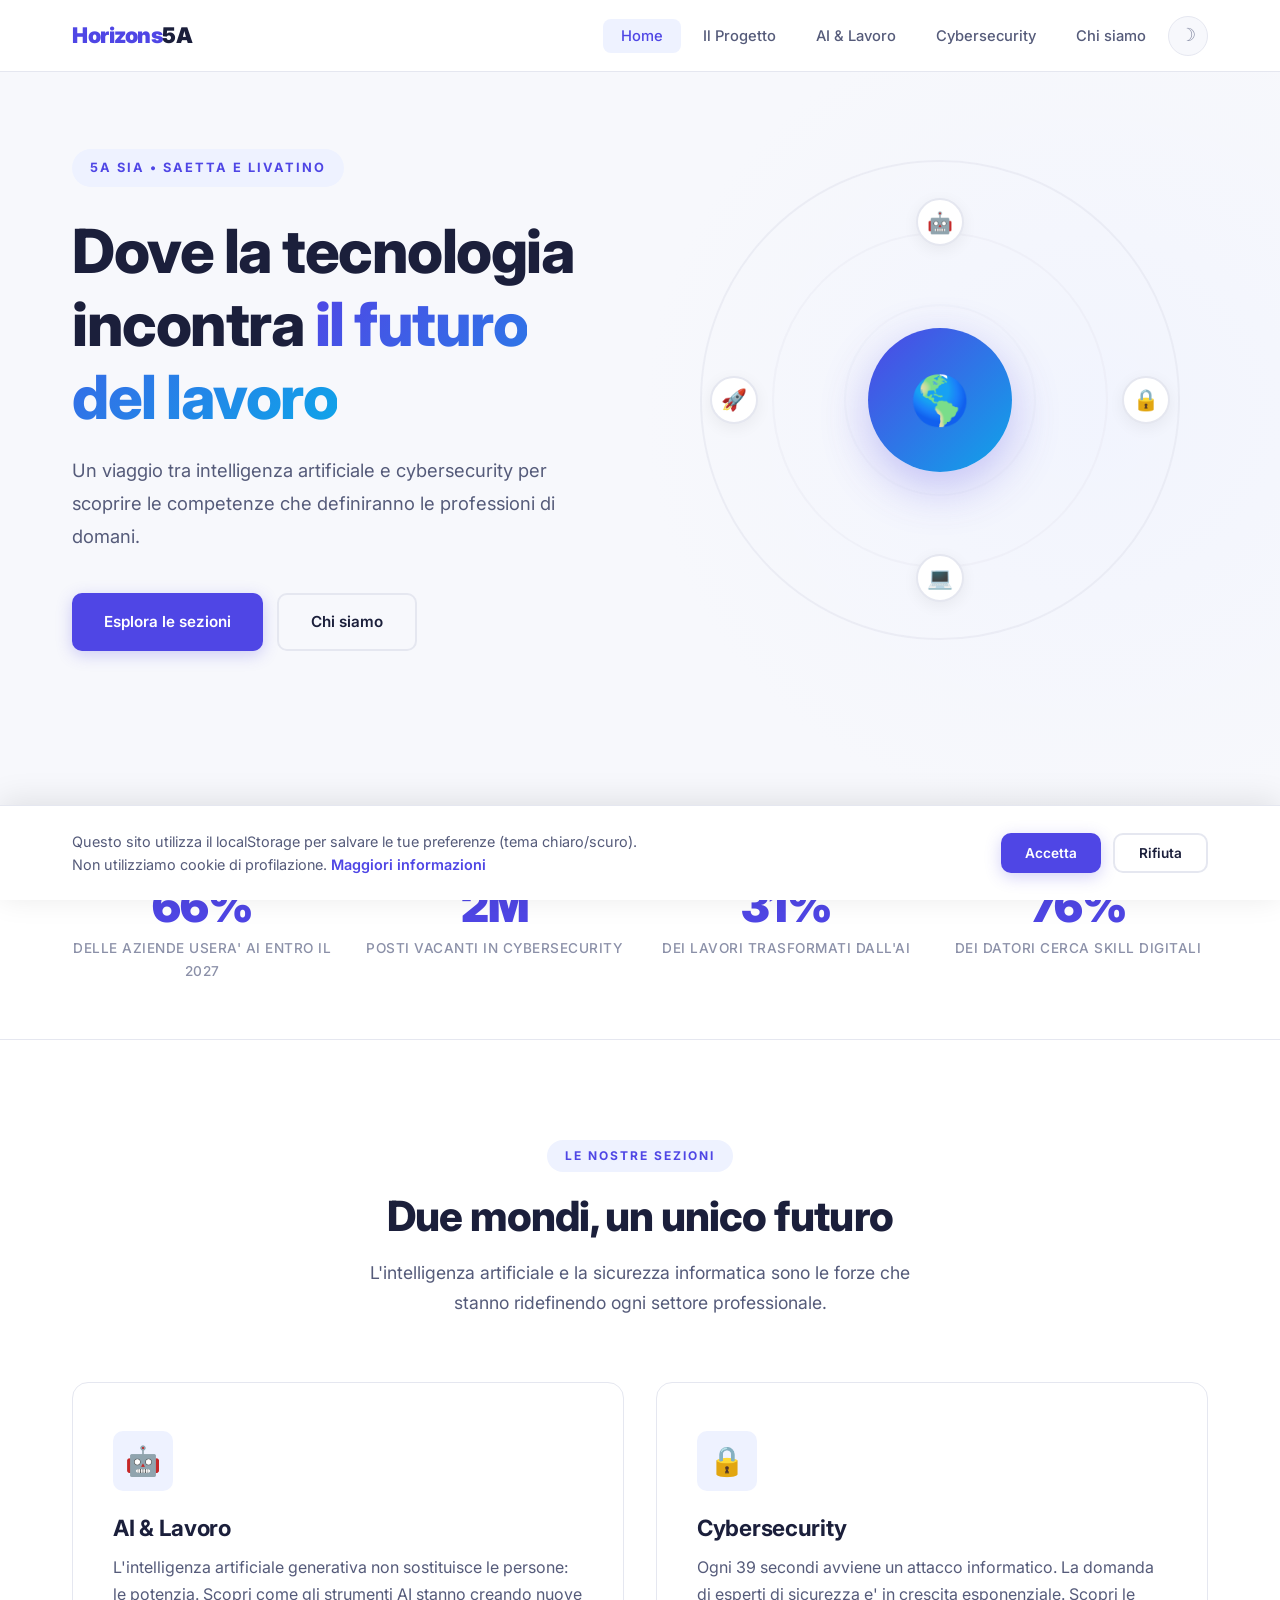
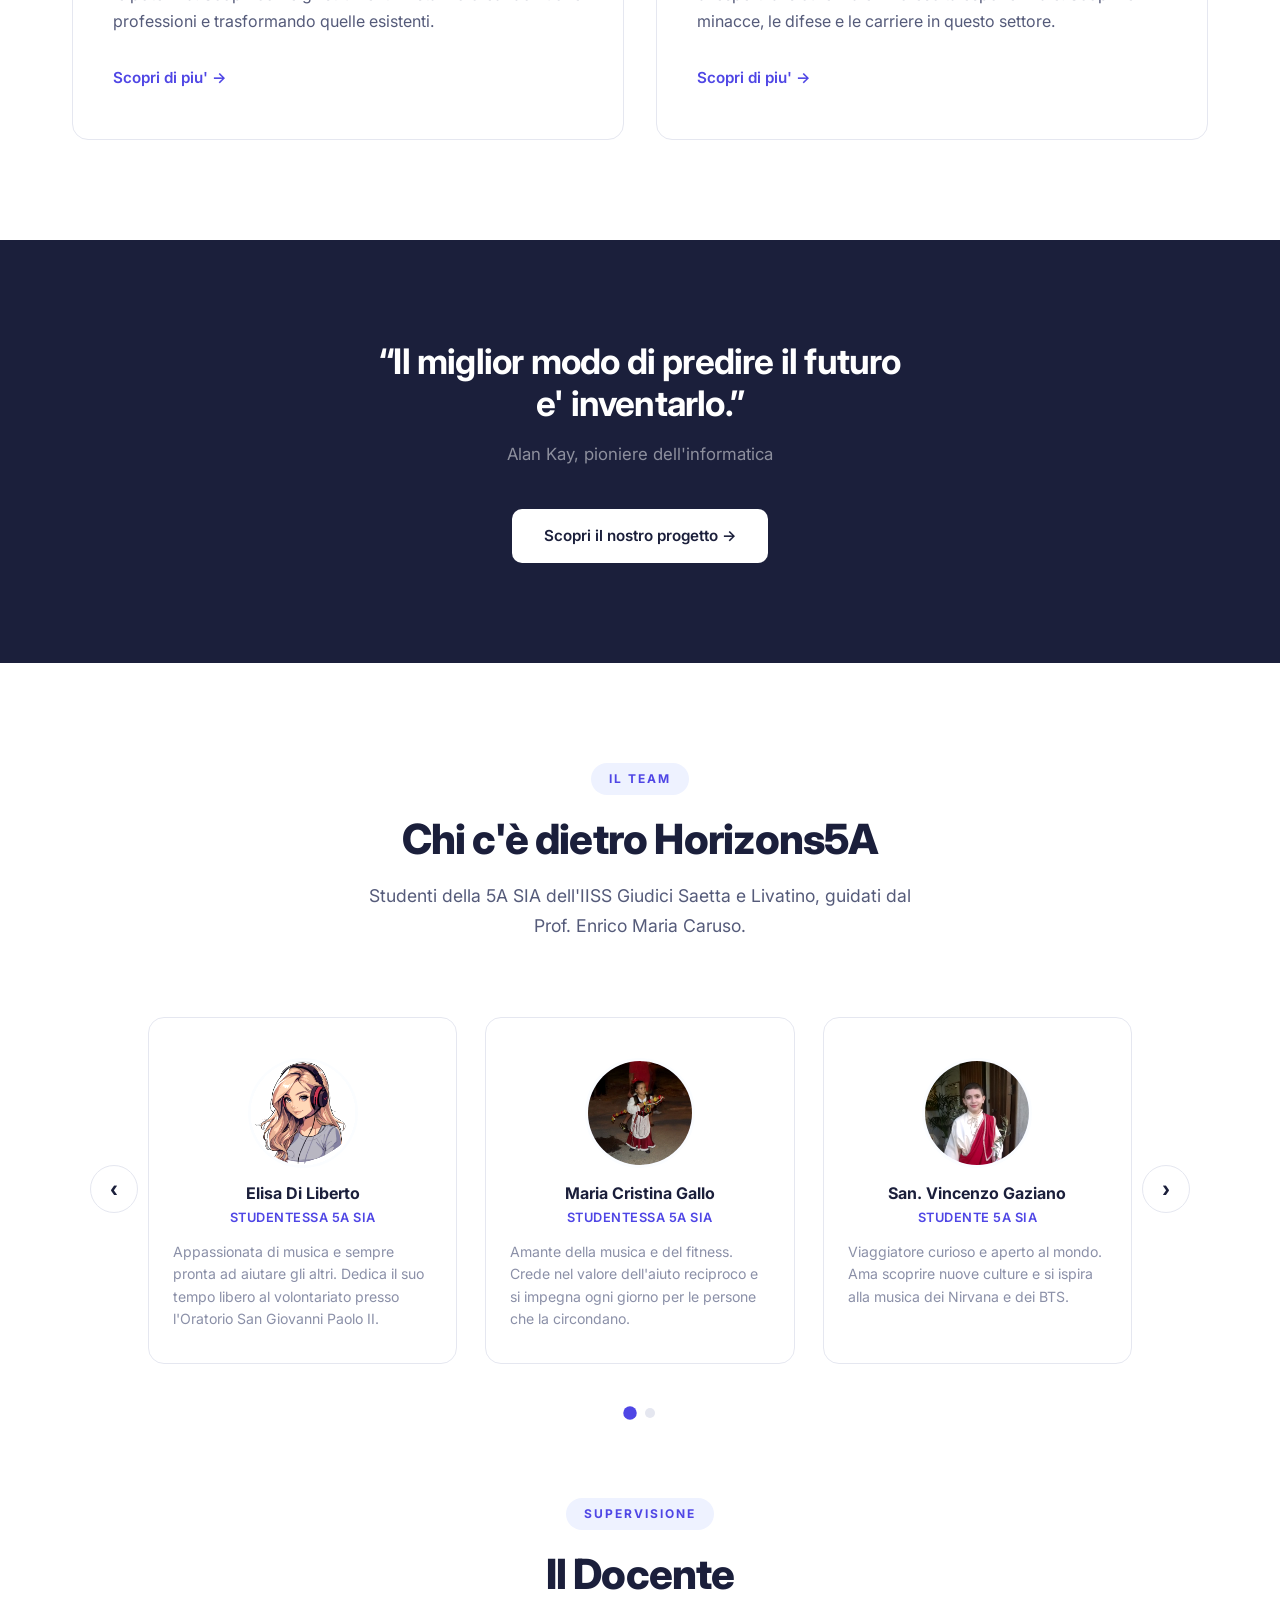
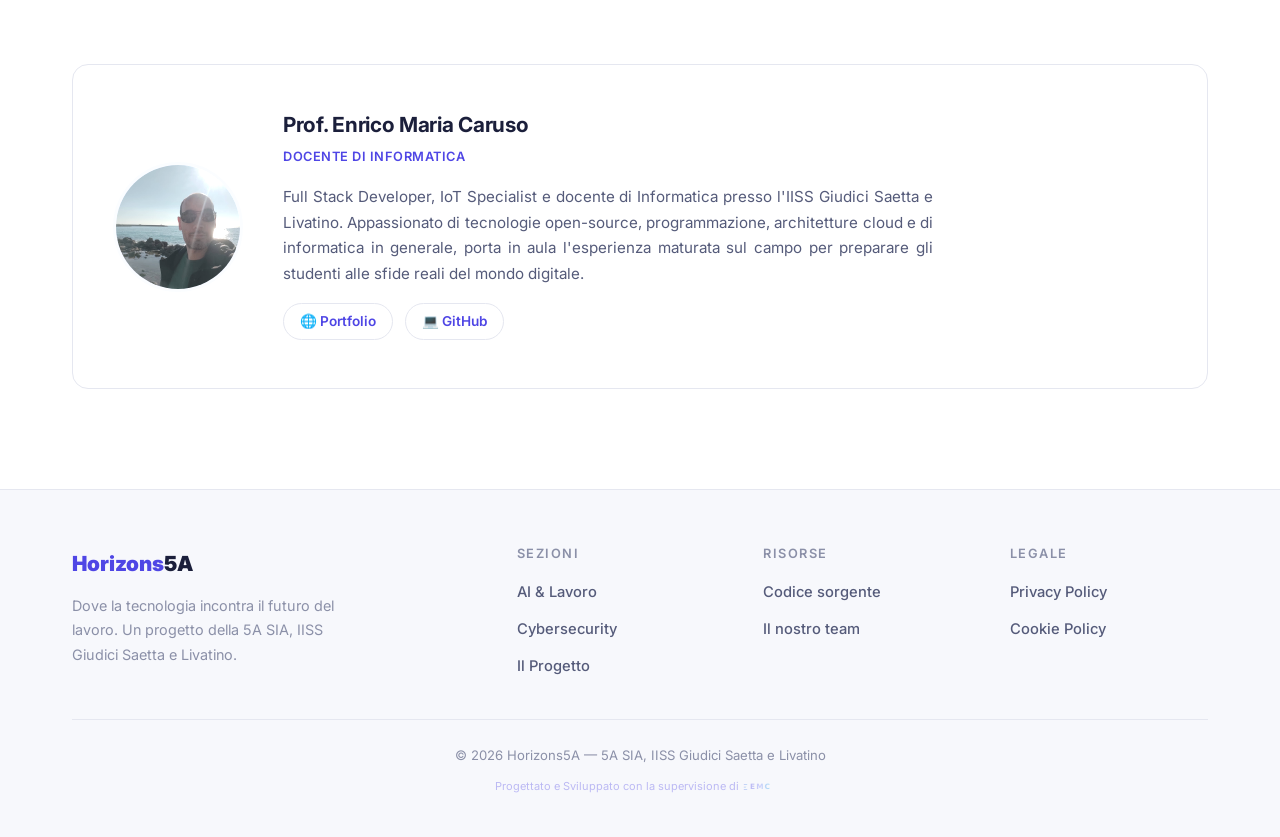
<file: index.html>
<!DOCTYPE html>
<html lang="it">
<head>
    <meta charset="UTF-8">
    <meta name="viewport" content="width=device-width, initial-scale=1.0">
    <title>Horizons5A — Dove la tecnologia incontra il futuro del lavoro</title>
    <meta name="description" content="Progetto scolastico della 5A SIA - IISS Giudici Saetta e Livatino. Esploriamo come la tecnologia sta trasformando il mondo del lavoro.">
    <link rel="icon" type="image/svg+xml" href="favicon.svg">
    <link rel="icon" type="image/x-icon" href="favicon.ico">
    <link rel="icon" type="image/png" sizes="32x32" href="favicon-32x32.png">
    <link rel="icon" type="image/png" sizes="16x16" href="favicon-16x16.png">
    <link rel="apple-touch-icon" sizes="180x180" href="apple-touch-icon.png">
    <link rel="stylesheet" href="css/style.css">
</head>
<body>

    <!-- Navbar -->
    <nav class="navbar">
        <div class="container">
            <a href="index.html" class="nav-brand"><span>Horizons</span>5A</a>
            <ul class="nav-links">
                <li><a href="index.html">Home</a></li>
                <li><a href="pages/il-progetto.html">Il Progetto</a></li>
                <li><a href="pages/ai-lavoro.html">AI & Lavoro</a></li>
                <li><a href="pages/cybersecurity.html">Cybersecurity</a></li>
                <li><a href="#team">Chi siamo</a></li>
                <li><button class="theme-toggle" aria-label="Cambia tema"></button></li>
            </ul>
            <button class="nav-hamburger" aria-label="Menu">
                <span></span><span></span><span></span>
            </button>
        </div>
    </nav>

    <!-- Hero -->
    <section class="hero">
        <div class="container">
            <div class="hero-inner">
                <div class="hero-text">
                    <div class="hero-eyebrow">5A SIA &bull; Saetta e Livatino</div>
                    <h1>Dove la tecnologia incontra <span class="gradient-text">il futuro del lavoro</span></h1>
                    <p class="hero-subtitle">Un viaggio tra intelligenza artificiale e cybersecurity per scoprire le competenze che definiranno le professioni di domani.</p>
                    <div class="hero-buttons">
                        <a href="#sezioni" class="btn btn-primary">Esplora le sezioni</a>
                        <a href="#team" class="btn btn-outline">Chi siamo</a>
                    </div>
                </div>
                <div class="hero-visual">
                    <div class="hero-graphic">
                        <div class="hero-graphic-ring"></div>
                        <div class="hero-graphic-ring"></div>
                        <div class="hero-graphic-ring"></div>
                        <div class="hero-graphic-center">&#127758;</div>
                        <div class="hero-graphic-dot">&#129302;</div>
                        <div class="hero-graphic-dot">&#128274;</div>
                        <div class="hero-graphic-dot">&#128187;</div>
                        <div class="hero-graphic-dot">&#128640;</div>
                    </div>
                </div>
            </div>
        </div>
    </section>

    <!-- Stats -->
    <div class="stats-bar">
        <div class="container">
            <div class="stats-grid">
                <div class="stat-item fade-in">
                    <h3 data-count="85" data-suffix="%">0%</h3>
                    <p>delle aziende usera' AI entro il 2027</p>
                </div>
                <div class="stat-item fade-in fade-in-delay-1">
                    <h3 data-count="3" data-suffix="M">0M</h3>
                    <p>posti vacanti in cybersecurity</p>
                </div>
                <div class="stat-item fade-in fade-in-delay-2">
                    <h3 data-count="40" data-suffix="%">0%</h3>
                    <p>dei lavori trasformati dall'AI</p>
                </div>
                <div class="stat-item fade-in fade-in-delay-3">
                    <h3 data-count="97" data-suffix="%">0%</h3>
                    <p>dei datori cerca skill digitali</p>
                </div>
            </div>
        </div>
    </div>

    <!-- Sezioni -->
    <section id="sezioni">
        <div class="container">
            <div class="section-header fade-in">
                <span class="section-tag">Le nostre sezioni</span>
                <h2>Due mondi, un unico futuro</h2>
                <p>L'intelligenza artificiale e la sicurezza informatica sono le forze che stanno ridefinendo ogni settore professionale.</p>
            </div>

            <div class="features-grid">
                <a href="pages/ai-lavoro.html" class="feature-card fade-in">
                    <div class="feature-icon">&#129302;</div>
                    <h3>AI & Lavoro</h3>
                    <p>L'intelligenza artificiale generativa non sostituisce le persone: le potenzia. Scopri come gli strumenti AI stanno creando nuove professioni e trasformando quelle esistenti.</p>
                    <div class="feature-link">Scopri di piu' &rarr;</div>
                </a>

                <a href="pages/cybersecurity.html" class="feature-card fade-in fade-in-delay-1">
                    <div class="feature-icon">&#128274;</div>
                    <h3>Cybersecurity</h3>
                    <p>Ogni 39 secondi avviene un attacco informatico. La domanda di esperti di sicurezza e' in crescita esponenziale. Scopri le minacce, le difese e le carriere in questo settore.</p>
                    <div class="feature-link">Scopri di piu' &rarr;</div>
                </a>
            </div>
        </div>
    </section>

    <!-- CTA -->
    <section class="cta-section">
        <div class="container">
            <div class="fade-in">
                <h2>&ldquo;Il miglior modo di predire il futuro<br>e' inventarlo.&rdquo;</h2>
                <p>Alan Kay, pioniere dell'informatica</p>
                <a href="pages/il-progetto.html" class="btn btn-primary">Scopri il nostro progetto &rarr;</a>
            </div>
        </div>
    </section>

    <!-- Team -->
    <section id="team">
        <div class="container">
            <div class="section-header fade-in">
                <span class="section-tag">Il Team</span>
                <h2>Chi c'&egrave; dietro Horizons5A</h2>
                <p>Studenti della 5A SIA dell'IISS Giudici Saetta e Livatino, guidati dal Prof. Enrico Maria Caruso.</p>
            </div>

            <div class="team-carousel fade-in" data-carousel>
                <button class="team-carousel-btn team-carousel-prev" type="button" aria-label="Precedente">&#8249;</button>
                <button class="team-carousel-btn team-carousel-next" type="button" aria-label="Successivo">&#8250;</button>
                <div class="team-carousel-viewport">
                    <div class="team-carousel-track">
                        <div class="team-member">
                            <img class="team-avatar" src="img/elisa.jpg" alt="Elisa Di Liberto" loading="lazy">
                            <h4>Elisa Di Liberto</h4>
                            <p class="team-role">Studentessa 5A SIA</p>
                            <p class="team-bio">Appassionata di musica e sempre pronta ad aiutare gli altri. Dedica il suo tempo libero al volontariato presso l'Oratorio San Giovanni Paolo II.</p>
                        </div>
                        <div class="team-member">
                            <img class="team-avatar" src="img/cristina.jpg" alt="Maria Cristina Gallo" loading="lazy">
                            <h4>Maria Cristina Gallo</h4>
                            <p class="team-role">Studentessa 5A SIA</p>
                            <p class="team-bio">Amante della musica e del fitness. Crede nel valore dell'aiuto reciproco e si impegna ogni giorno per le persone che la circondano.</p>
                        </div>
                        <div class="team-member">
                            <img class="team-avatar" src="img/vincenzo.jpg" alt="San. Vincenzo Gaziano" loading="lazy">
                            <h4>San. Vincenzo Gaziano</h4>
                            <p class="team-role">Studente 5A SIA</p>
                            <p class="team-bio">Viaggiatore curioso e aperto al mondo. Ama scoprire nuove culture e si ispira alla musica dei Nirvana e dei BTS.</p>
                        </div>
                        <div class="team-member">
                            <img class="team-avatar" src="img/angelo.jpeg" alt="Angelo La Mendola" loading="lazy">
                            <h4>Angelo La Mendola</h4>
                            <p class="team-role">Studente 5A SIA</p>
                            <p class="team-bio">Sportivo e appassionato di calcio a 5. Ascolta un mix di generi musicali, con un debole per la musica dal vivo in stile Ed Sheeran.</p>
                        </div>
                        <div class="team-member">
                            <img class="team-avatar" src="img/domenico.jpg" alt="Domenico Giordano" loading="lazy">
                            <h4>Domenico Giordano</h4>
                            <p class="team-role">Studente 5A SIA</p>
                            <p class="team-bio">Nel tempo libero lavora nell'azienda agricola di famiglia &ldquo;Nuova Conte Bosco&rdquo;, specializzata nella produzione di uva da tavola.</p>
                        </div>
                        <div class="team-member">
                            <img class="team-avatar" src="img/riccardo.jpeg" alt="Riccardo Sciascia" loading="lazy">
                            <h4>Riccardo Sciascia</h4>
                            <p class="team-role">Studente 5A SIA</p>
                            <p class="team-bio">Appassionato di sport, in particolare di calcio. Ama i cavalli, per lui simbolo di libert&agrave; e forza. Motivato e sempre pronto a dare il massimo in ogni sfida.</p>
                        </div>
                    </div>
                </div>
                <div class="team-carousel-dots" aria-label="Paginazione team"></div>
            </div>

            <div class="section-header fade-in" style="margin-top: 80px;">
                <span class="section-tag">Supervisione</span>
                <h2>Il Docente</h2>
            </div>

            <div class="supervisor-card fade-in">
                <img class="team-avatar" src="img/docente.jpg" alt="Prof. Enrico Maria Caruso" loading="lazy">
                <div class="supervisor-info">
                    <h3>Prof. Enrico Maria Caruso</h3>
                    <p class="team-role">Docente di Informatica</p>
                    <p class="team-bio">Full Stack Developer, IoT Specialist e docente di Informatica presso l'IISS Giudici Saetta e Livatino. Appassionato di tecnologie open-source, programmazione, architetture cloud e di informatica in generale, porta in aula l'esperienza maturata sul campo per preparare gli studenti alle sfide reali del mondo digitale.</p>
                    <div class="supervisor-links">
                        <a href="https://www.enricomariacaruso.it" target="_blank" rel="noopener">&#127760; Portfolio</a>
                        <a href="https://github.com/EnRiX84" target="_blank" rel="noopener">&#128187; GitHub</a>
                    </div>
                </div>
            </div>
        </div>
    </section>

    <!-- Footer -->
    <footer class="footer">
        <div class="container">
            <div class="footer-grid">
                <div>
                    <div class="footer-brand"><span>Horizons</span>5A</div>
                    <p class="footer-desc">Dove la tecnologia incontra il futuro del lavoro. Un progetto della 5A SIA, IISS Giudici Saetta e Livatino.</p>
                </div>
                <div class="footer-col">
                    <h4>Sezioni</h4>
                    <ul>
                        <li><a href="pages/ai-lavoro.html">AI & Lavoro</a></li>
                        <li><a href="pages/cybersecurity.html">Cybersecurity</a></li>
                        <li><a href="pages/il-progetto.html">Il Progetto</a></li>
                    </ul>
                </div>
                <div class="footer-col">
                    <h4>Risorse</h4>
                    <ul>
                        <li><a href="https://github.com/EnRiX84/horizons5a" target="_blank" rel="noopener">Codice sorgente</a></li>
                        <li><a href="index.html#team">Il nostro team</a></li>
                    </ul>
                </div>
                <div class="footer-col">
                    <h4>Legale</h4>
                    <ul>
                        <li><a href="pages/privacy-policy.html">Privacy Policy</a></li>
                        <li><a href="pages/cookie-policy.html">Cookie Policy</a></li>
                    </ul>
                </div>
            </div>
            <div class="footer-bottom">
                <p>&copy; <script>document.write(new Date().getFullYear())</script> Horizons5A &mdash; 5A SIA, IISS Giudici Saetta e Livatino</p>
                <p style="margin-top: 8px;">
                    <a href="https://www.enricomariacaruso.it" target="_blank" rel="noopener" style="opacity:0.35; font-size:11px;">
                        Progettato e Sviluppato con la supervisione di
                        <svg xmlns="http://www.w3.org/2000/svg" viewBox="0 0 120 30" style="height:11px; vertical-align:middle; display:inline-block;">
                            <defs>
                                <linearGradient id="emc-bars" x1="0%" y1="0%" x2="100%" y2="100%">
                                    <stop offset="0%" stop-color="#4f46e5"/>
                                    <stop offset="100%" stop-color="#0ea5e9"/>
                                </linearGradient>
                                <linearGradient id="emc-text" x1="0%" y1="0%" x2="100%" y2="0%">
                                    <stop offset="0%" stop-color="#4f46e5"/>
                                    <stop offset="50%" stop-color="#818cf8"/>
                                    <stop offset="100%" stop-color="#0ea5e9"/>
                                </linearGradient>
                            </defs>
                            <path d="M5 6 L15 6 L13 8 L5 8 Z" fill="url(#emc-bars)"/>
                            <path d="M5 13 L12 13 L10 15 L5 15 Z" fill="url(#emc-bars)"/>
                            <path d="M5 20 L15 20 L13 22 L5 22 Z" fill="url(#emc-bars)"/>
                            <text x="22" y="20" font-size="20" font-weight="700" letter-spacing="3" fill="url(#emc-text)" font-family="system-ui, sans-serif">EMC</text>
                        </svg>
                    </a>
                </p>
            </div>
        </div>
    </footer>

    <script src="js/main.js"></script>
</body>
</html>
</file>
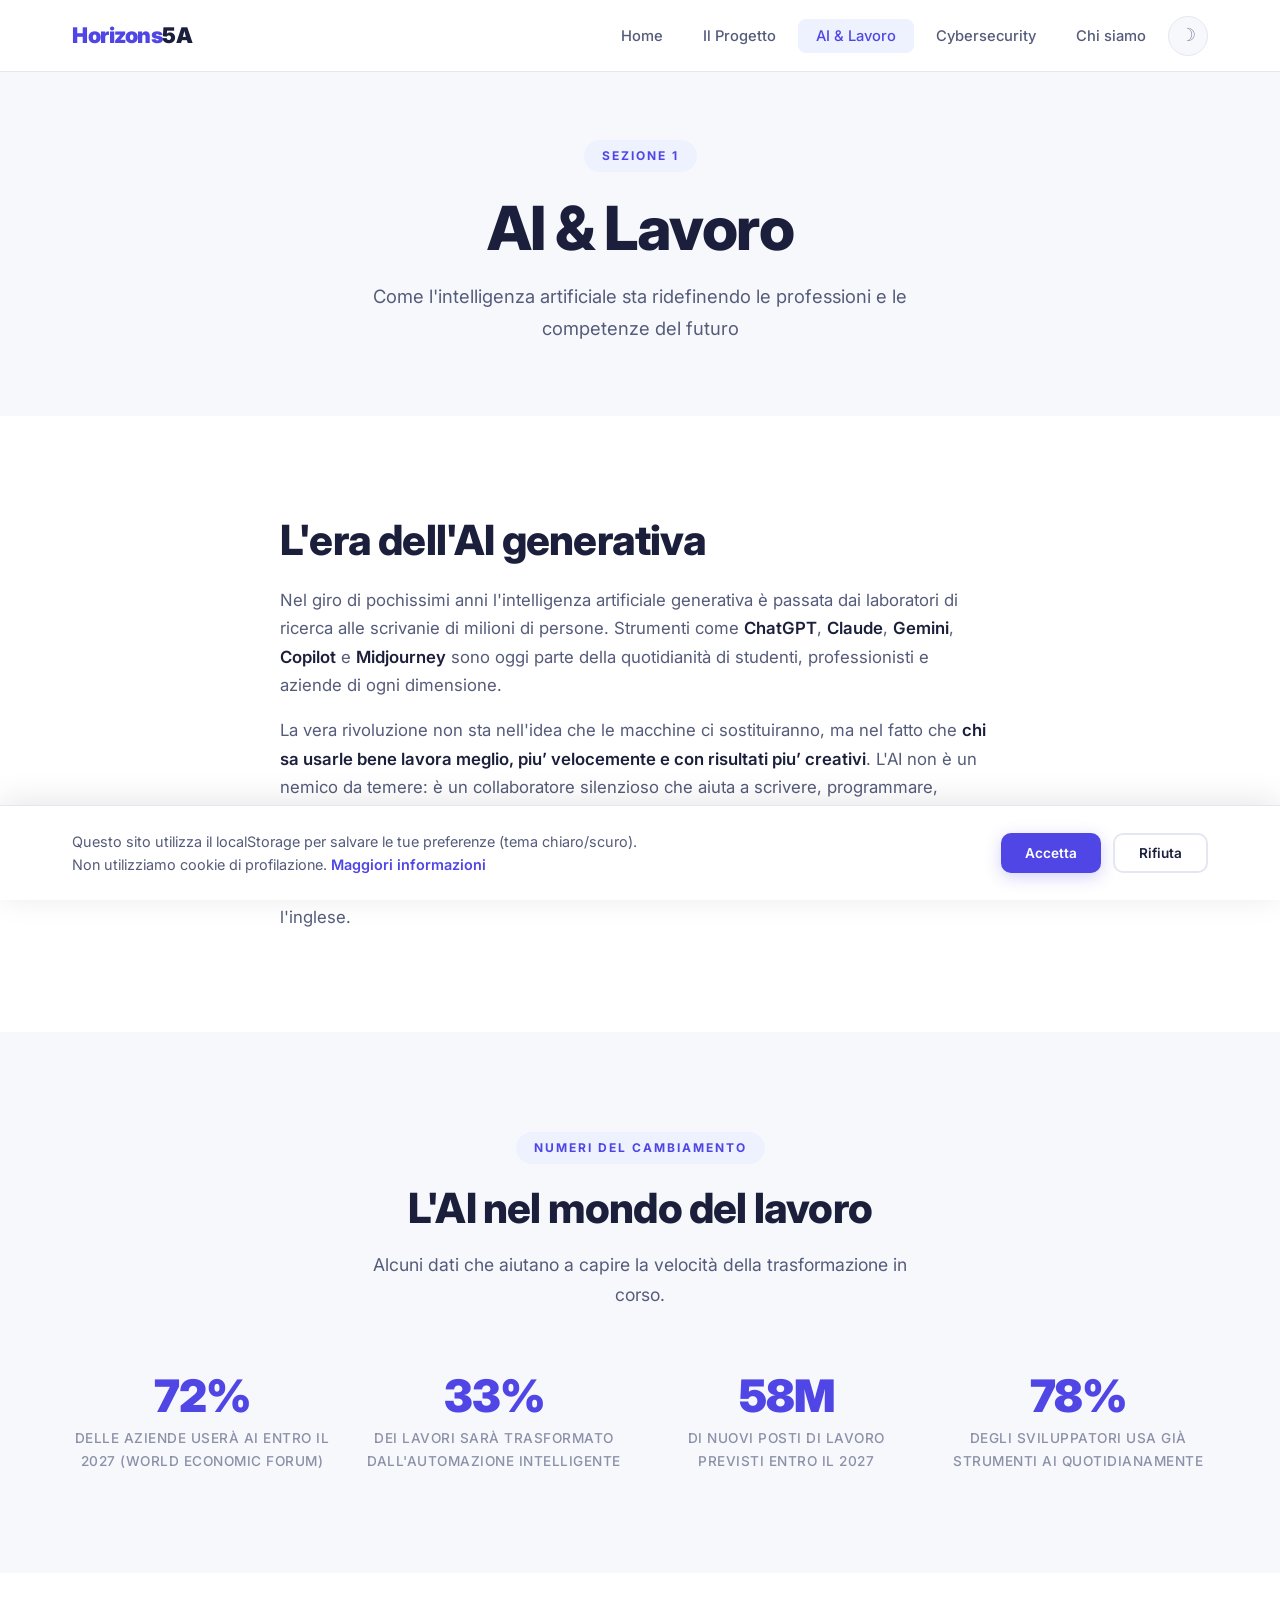
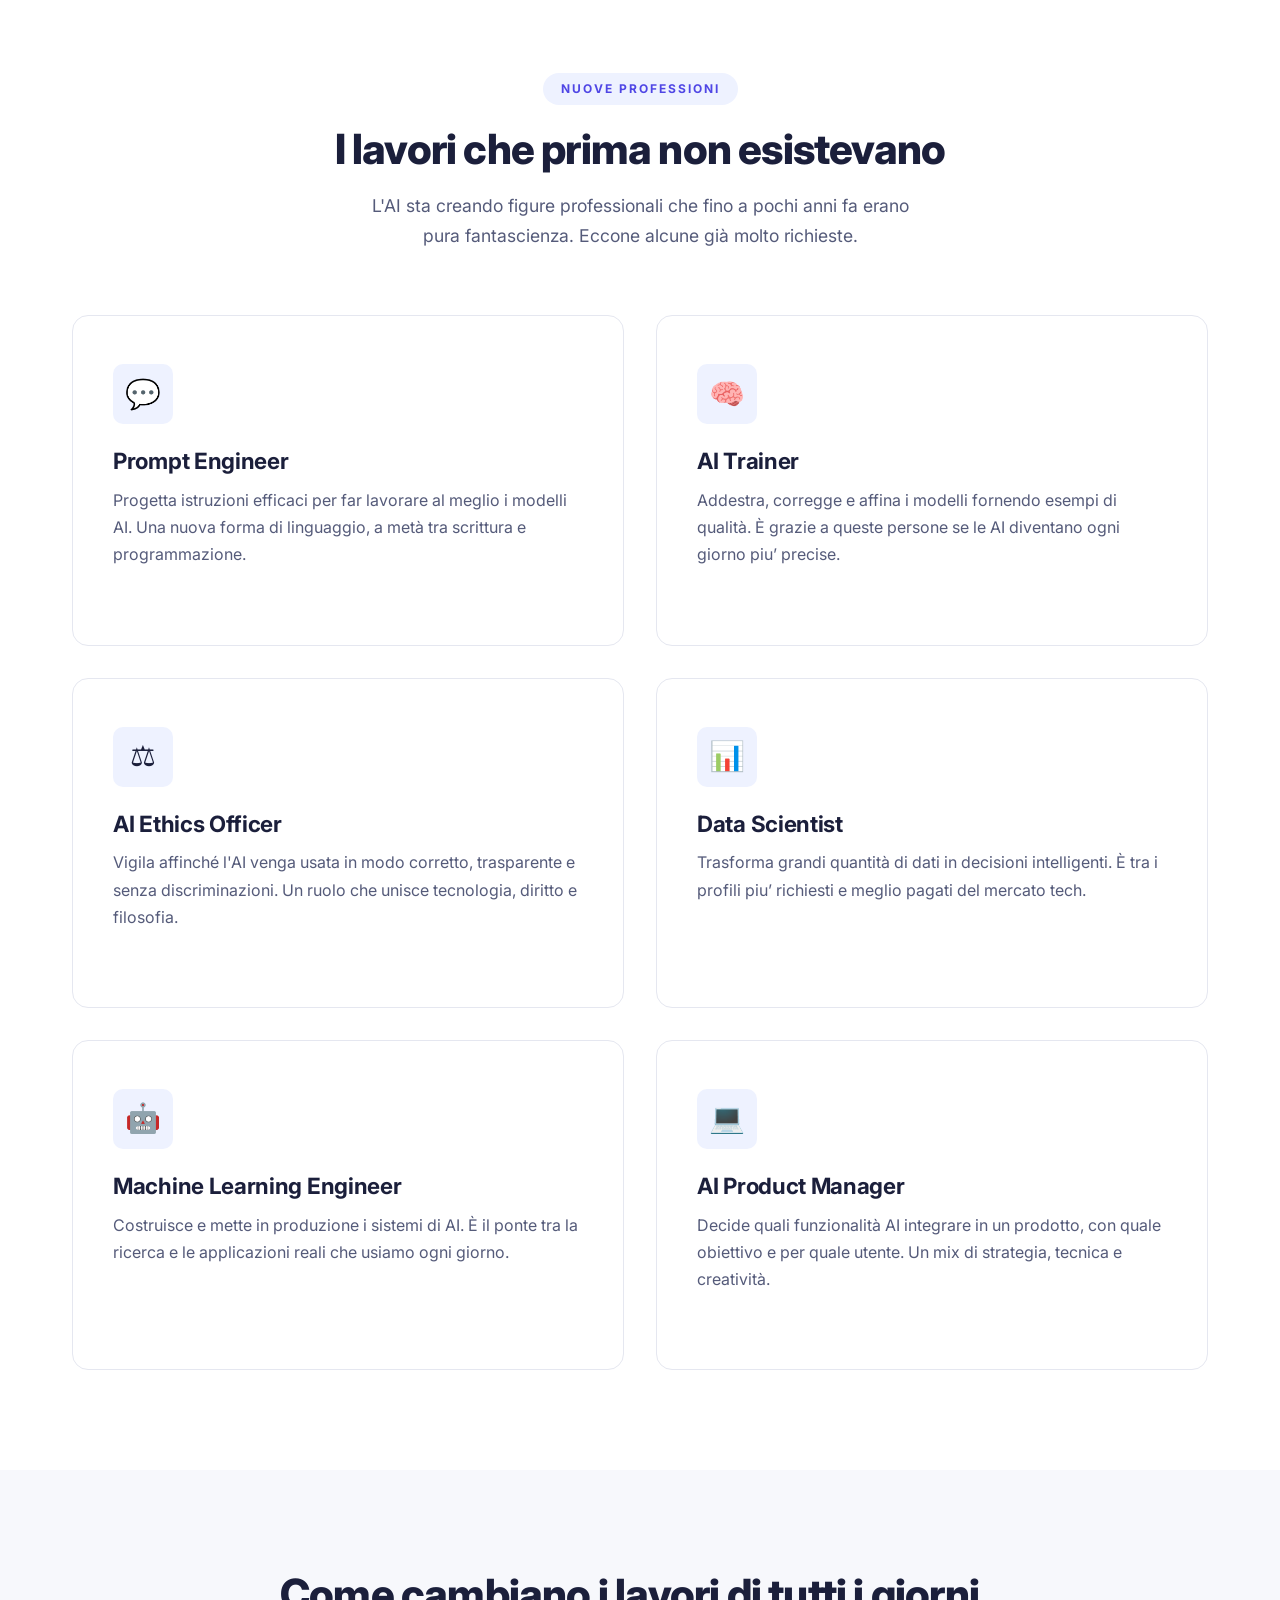
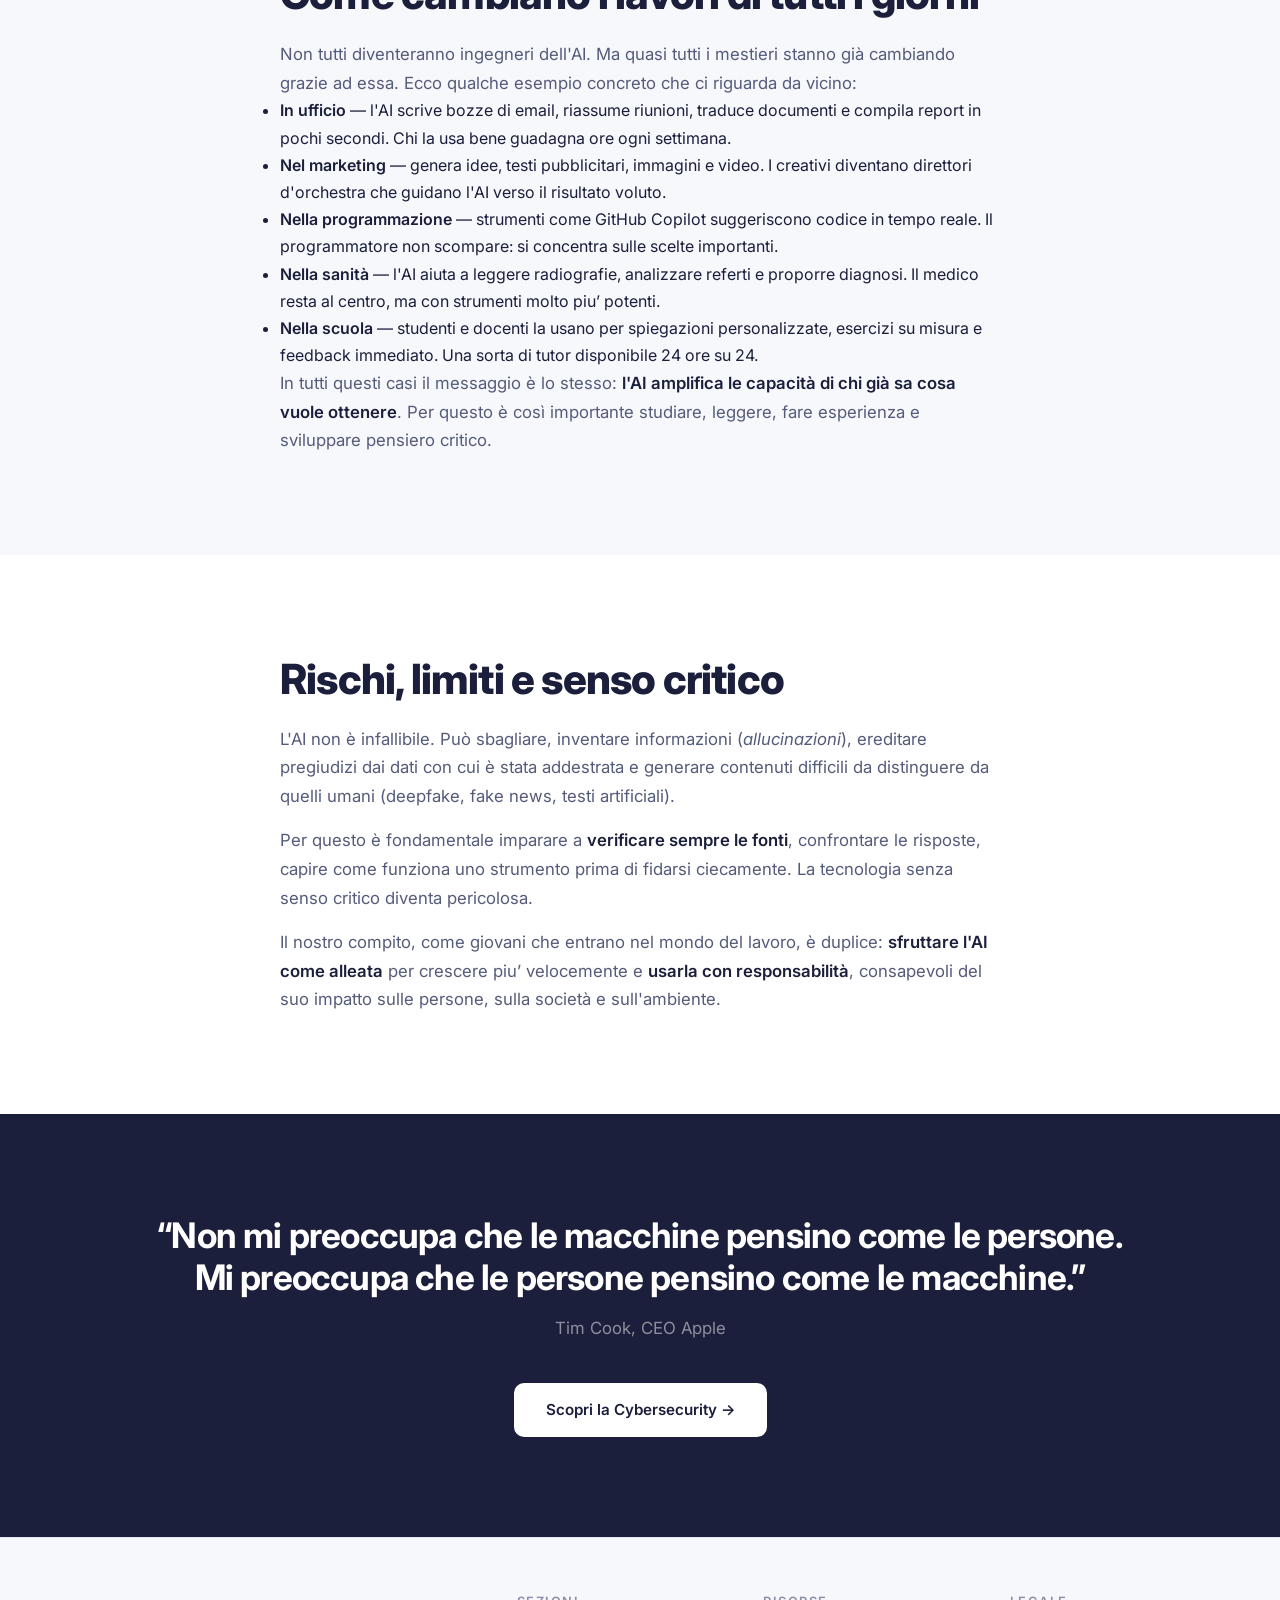
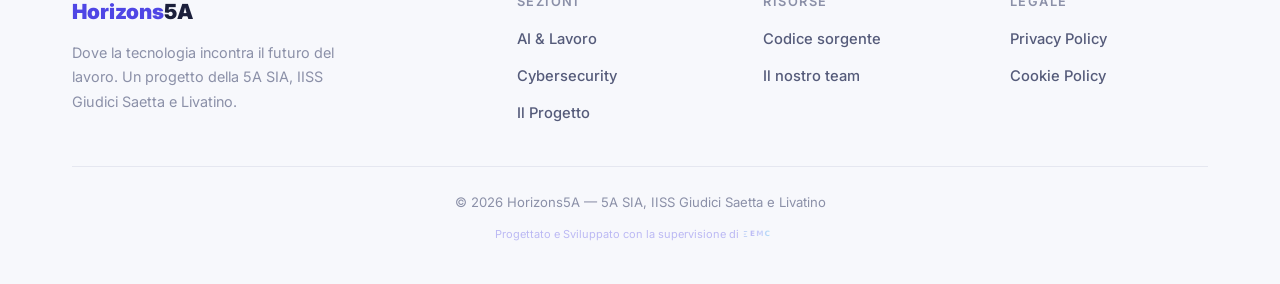
<file: pages/ai-lavoro.html>
<!DOCTYPE html>
<html lang="it">
<head>
    <meta charset="UTF-8">
    <meta name="viewport" content="width=device-width, initial-scale=1.0">
    <title>AI & Lavoro — Horizons5A</title>
    <link rel="icon" type="image/svg+xml" href="../favicon.svg">
    <link rel="icon" type="image/x-icon" href="../favicon.ico">
    <link rel="icon" type="image/png" sizes="32x32" href="../favicon-32x32.png">
    <link rel="icon" type="image/png" sizes="16x16" href="../favicon-16x16.png">
    <link rel="apple-touch-icon" sizes="180x180" href="../apple-touch-icon.png">
    <link rel="stylesheet" href="../css/style.css">
</head>
<body>

    <nav class="navbar">
        <div class="container">
            <a href="../index.html" class="nav-brand"><span>Horizons</span>5A</a>
            <ul class="nav-links">
                <li><a href="../index.html">Home</a></li>
                <li><a href="il-progetto.html">Il Progetto</a></li>
                <li><a href="ai-lavoro.html">AI & Lavoro</a></li>
                <li><a href="cybersecurity.html">Cybersecurity</a></li>
                <li><a href="../index.html#team">Chi siamo</a></li>
                <li><button class="theme-toggle" aria-label="Cambia tema"></button></li>
            </ul>
            <button class="nav-hamburger" aria-label="Menu">
                <span></span><span></span><span></span>
            </button>
        </div>
    </nav>

    <section class="page-hero">
        <div class="container">
            <span class="section-tag">Sezione 1</span>
            <h1>AI & Lavoro</h1>
            <p>Come l'intelligenza artificiale sta ridefinendo le professioni e le competenze del futuro</p>
        </div>
    </section>

    <section>
        <div class="container">
            <div class="content-block fade-in">
                <h2>L'era dell'AI generativa</h2>
                <p>Nel giro di pochissimi anni l'intelligenza artificiale generativa &egrave; passata dai laboratori di ricerca alle scrivanie di milioni di persone. Strumenti come <strong>ChatGPT</strong>, <strong>Claude</strong>, <strong>Gemini</strong>, <strong>Copilot</strong> e <strong>Midjourney</strong> sono oggi parte della quotidianit&agrave; di studenti, professionisti e aziende di ogni dimensione.</p>
                <p>La vera rivoluzione non sta nell'idea che le macchine ci sostituiranno, ma nel fatto che <strong>chi sa usarle bene lavora meglio, piu&rsquo; velocemente e con risultati piu&rsquo; creativi</strong>. L'AI non &egrave; un nemico da temere: &egrave; un collaboratore silenzioso che aiuta a scrivere, programmare, analizzare dati, progettare, tradurre e studiare.</p>
                <p>Per noi studenti significa una cosa sola: <strong>imparare a dialogare con l'AI &egrave; gi&agrave; oggi una competenza richiesta</strong>, come un tempo lo era saper usare il computer o conoscere l'inglese.</p>
            </div>
        </div>
    </section>

    <section style="background: var(--bg-secondary);">
        <div class="container">
            <div class="section-header fade-in">
                <span class="section-tag">Numeri del cambiamento</span>
                <h2>L'AI nel mondo del lavoro</h2>
                <p>Alcuni dati che aiutano a capire la velocit&agrave; della trasformazione in corso.</p>
            </div>

            <div class="stats-grid">
                <div class="stat-item fade-in">
                    <h3 data-count="85" data-suffix="%">0%</h3>
                    <p>delle aziende user&agrave; AI entro il 2027 (World Economic Forum)</p>
                </div>
                <div class="stat-item fade-in fade-in-delay-1">
                    <h3 data-count="40" data-suffix="%">0%</h3>
                    <p>dei lavori sar&agrave; trasformato dall'automazione intelligente</p>
                </div>
                <div class="stat-item fade-in fade-in-delay-2">
                    <h3 data-count="69" data-suffix="M">0M</h3>
                    <p>di nuovi posti di lavoro previsti entro il 2027</p>
                </div>
                <div class="stat-item fade-in fade-in-delay-3">
                    <h3 data-count="92" data-suffix="%">0%</h3>
                    <p>degli sviluppatori usa gi&agrave; strumenti AI quotidianamente</p>
                </div>
            </div>
        </div>
    </section>

    <section>
        <div class="container">
            <div class="section-header fade-in">
                <span class="section-tag">Nuove professioni</span>
                <h2>I lavori che prima non esistevano</h2>
                <p>L'AI sta creando figure professionali che fino a pochi anni fa erano pura fantascienza. Eccone alcune gi&agrave; molto richieste.</p>
            </div>

            <div class="features-grid">
                <div class="feature-card fade-in">
                    <div class="feature-icon">&#128172;</div>
                    <h3>Prompt Engineer</h3>
                    <p>Progetta istruzioni efficaci per far lavorare al meglio i modelli AI. Una nuova forma di linguaggio, a met&agrave; tra scrittura e programmazione.</p>
                </div>

                <div class="feature-card fade-in fade-in-delay-1">
                    <div class="feature-icon">&#129504;</div>
                    <h3>AI Trainer</h3>
                    <p>Addestra, corregge e affina i modelli fornendo esempi di qualit&agrave;. &Egrave; grazie a queste persone se le AI diventano ogni giorno piu&rsquo; precise.</p>
                </div>

                <div class="feature-card fade-in fade-in-delay-2">
                    <div class="feature-icon">&#9878;&#65039;</div>
                    <h3>AI Ethics Officer</h3>
                    <p>Vigila affinch&eacute; l'AI venga usata in modo corretto, trasparente e senza discriminazioni. Un ruolo che unisce tecnologia, diritto e filosofia.</p>
                </div>

                <div class="feature-card fade-in">
                    <div class="feature-icon">&#128202;</div>
                    <h3>Data Scientist</h3>
                    <p>Trasforma grandi quantit&agrave; di dati in decisioni intelligenti. &Egrave; tra i profili piu&rsquo; richiesti e meglio pagati del mercato tech.</p>
                </div>

                <div class="feature-card fade-in fade-in-delay-1">
                    <div class="feature-icon">&#129302;</div>
                    <h3>Machine Learning Engineer</h3>
                    <p>Costruisce e mette in produzione i sistemi di AI. &Egrave; il ponte tra la ricerca e le applicazioni reali che usiamo ogni giorno.</p>
                </div>

                <div class="feature-card fade-in fade-in-delay-2">
                    <div class="feature-icon">&#128187;</div>
                    <h3>AI Product Manager</h3>
                    <p>Decide quali funzionalit&agrave; AI integrare in un prodotto, con quale obiettivo e per quale utente. Un mix di strategia, tecnica e creativit&agrave;.</p>
                </div>
            </div>
        </div>
    </section>

    <section style="background: var(--bg-secondary);">
        <div class="container">
            <div class="content-block fade-in">
                <h2>Come cambiano i lavori di tutti i giorni</h2>
                <p>Non tutti diventeranno ingegneri dell'AI. Ma quasi tutti i mestieri stanno gi&agrave; cambiando grazie ad essa. Ecco qualche esempio concreto che ci riguarda da vicino:</p>
                <ul>
                    <li><strong>In ufficio</strong> &mdash; l'AI scrive bozze di email, riassume riunioni, traduce documenti e compila report in pochi secondi. Chi la usa bene guadagna ore ogni settimana.</li>
                    <li><strong>Nel marketing</strong> &mdash; genera idee, testi pubblicitari, immagini e video. I creativi diventano direttori d'orchestra che guidano l'AI verso il risultato voluto.</li>
                    <li><strong>Nella programmazione</strong> &mdash; strumenti come GitHub Copilot suggeriscono codice in tempo reale. Il programmatore non scompare: si concentra sulle scelte importanti.</li>
                    <li><strong>Nella sanit&agrave;</strong> &mdash; l'AI aiuta a leggere radiografie, analizzare referti e proporre diagnosi. Il medico resta al centro, ma con strumenti molto piu&rsquo; potenti.</li>
                    <li><strong>Nella scuola</strong> &mdash; studenti e docenti la usano per spiegazioni personalizzate, esercizi su misura e feedback immediato. Una sorta di tutor disponibile 24 ore su 24.</li>
                </ul>
                <p>In tutti questi casi il messaggio &egrave; lo stesso: <strong>l'AI amplifica le capacit&agrave; di chi gi&agrave; sa cosa vuole ottenere</strong>. Per questo &egrave; cos&igrave; importante studiare, leggere, fare esperienza e sviluppare pensiero critico.</p>
            </div>
        </div>
    </section>

    <section>
        <div class="container">
            <div class="content-block fade-in">
                <h2>Rischi, limiti e senso critico</h2>
                <p>L'AI non &egrave; infallibile. Pu&ograve; sbagliare, inventare informazioni (<em>allucinazioni</em>), ereditare pregiudizi dai dati con cui &egrave; stata addestrata e generare contenuti difficili da distinguere da quelli umani (deepfake, fake news, testi artificiali).</p>
                <p>Per questo &egrave; fondamentale imparare a <strong>verificare sempre le fonti</strong>, confrontare le risposte, capire come funziona uno strumento prima di fidarsi ciecamente. La tecnologia senza senso critico diventa pericolosa.</p>
                <p>Il nostro compito, come giovani che entrano nel mondo del lavoro, &egrave; duplice: <strong>sfruttare l'AI come alleata</strong> per crescere piu&rsquo; velocemente e <strong>usarla con responsabilit&agrave;</strong>, consapevoli del suo impatto sulle persone, sulla societ&agrave; e sull'ambiente.</p>
            </div>
        </div>
    </section>

    <section class="cta-section">
        <div class="container">
            <div class="fade-in">
                <h2>&ldquo;Non mi preoccupa che le macchine pensino come le persone.<br>Mi preoccupa che le persone pensino come le macchine.&rdquo;</h2>
                <p>Tim Cook, CEO Apple</p>
                <a href="cybersecurity.html" class="btn btn-primary">Scopri la Cybersecurity &rarr;</a>
            </div>
        </div>
    </section>

    <footer class="footer">
        <div class="container">
            <div class="footer-grid">
                <div>
                    <div class="footer-brand"><span>Horizons</span>5A</div>
                    <p class="footer-desc">Dove la tecnologia incontra il futuro del lavoro. Un progetto della 5A SIA, IISS Giudici Saetta e Livatino.</p>
                </div>
                <div class="footer-col">
                    <h4>Sezioni</h4>
                    <ul>
                        <li><a href="ai-lavoro.html">AI & Lavoro</a></li>
                        <li><a href="cybersecurity.html">Cybersecurity</a></li>
                        <li><a href="il-progetto.html">Il Progetto</a></li>
                    </ul>
                </div>
                <div class="footer-col">
                    <h4>Risorse</h4>
                    <ul>
                        <li><a href="https://github.com/EnRiX84/horizons5a" target="_blank" rel="noopener">Codice sorgente</a></li>
                        <li><a href="../index.html#team">Il nostro team</a></li>
                    </ul>
                </div>
                <div class="footer-col">
                    <h4>Legale</h4>
                    <ul>
                        <li><a href="privacy-policy.html">Privacy Policy</a></li>
                        <li><a href="cookie-policy.html">Cookie Policy</a></li>
                    </ul>
                </div>
            </div>
            <div class="footer-bottom">
                <p>&copy; <script>document.write(new Date().getFullYear())</script> Horizons5A &mdash; 5A SIA, IISS Giudici Saetta e Livatino</p>
                <p style="margin-top: 8px;">
                    <a href="https://www.enricomariacaruso.it" target="_blank" rel="noopener" style="opacity:0.35; font-size:11px;">
                        Progettato e Sviluppato con la supervisione di
                        <svg xmlns="http://www.w3.org/2000/svg" viewBox="0 0 120 30" style="height:11px; vertical-align:middle; display:inline-block;">
                            <defs>
                                <linearGradient id="emc-bars" x1="0%" y1="0%" x2="100%" y2="100%">
                                    <stop offset="0%" stop-color="#4f46e5"/>
                                    <stop offset="100%" stop-color="#0ea5e9"/>
                                </linearGradient>
                                <linearGradient id="emc-text" x1="0%" y1="0%" x2="100%" y2="0%">
                                    <stop offset="0%" stop-color="#4f46e5"/>
                                    <stop offset="50%" stop-color="#818cf8"/>
                                    <stop offset="100%" stop-color="#0ea5e9"/>
                                </linearGradient>
                            </defs>
                            <path d="M5 6 L15 6 L13 8 L5 8 Z" fill="url(#emc-bars)"/>
                            <path d="M5 13 L12 13 L10 15 L5 15 Z" fill="url(#emc-bars)"/>
                            <path d="M5 20 L15 20 L13 22 L5 22 Z" fill="url(#emc-bars)"/>
                            <text x="22" y="20" font-size="20" font-weight="700" letter-spacing="3" fill="url(#emc-text)" font-family="system-ui, sans-serif">EMC</text>
                        </svg>
                    </a>
                </p>
            </div>
        </div>
    </footer>

    <script src="../js/main.js"></script>
</body>
</html>
</file>
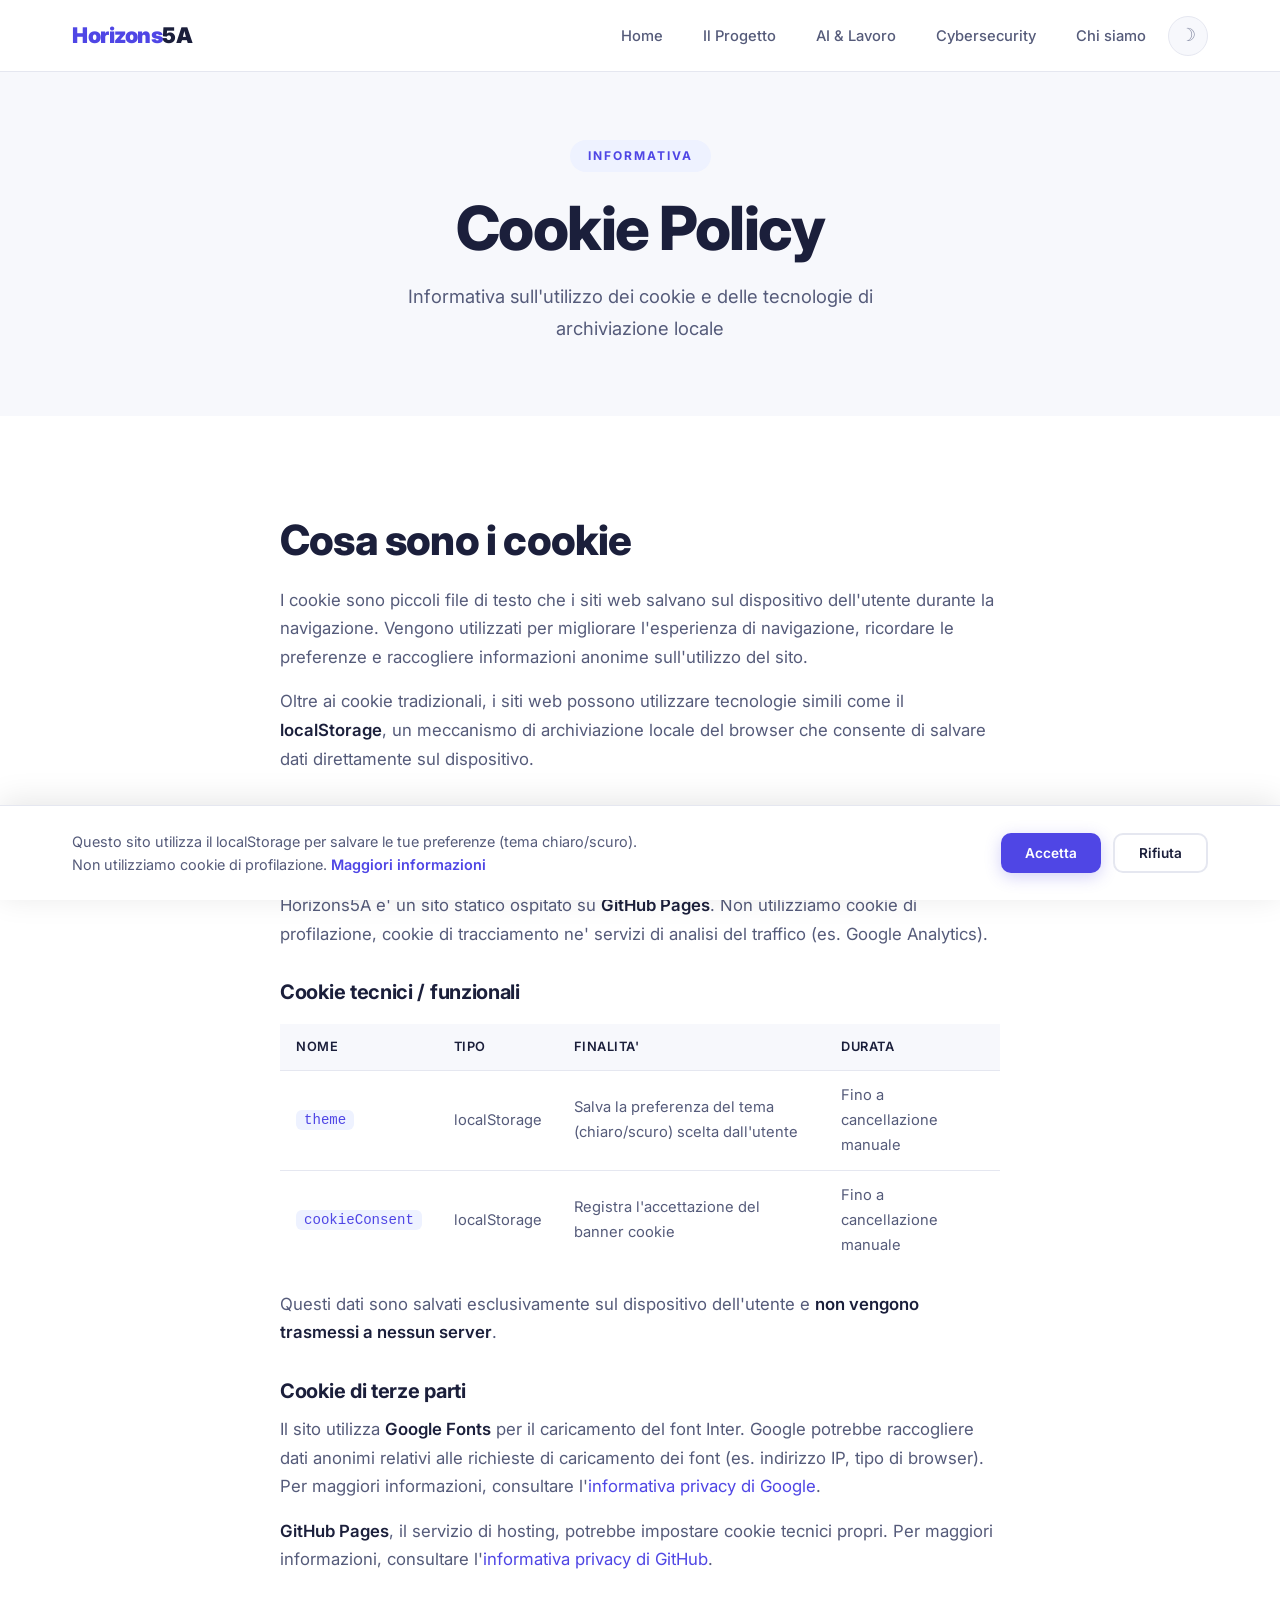
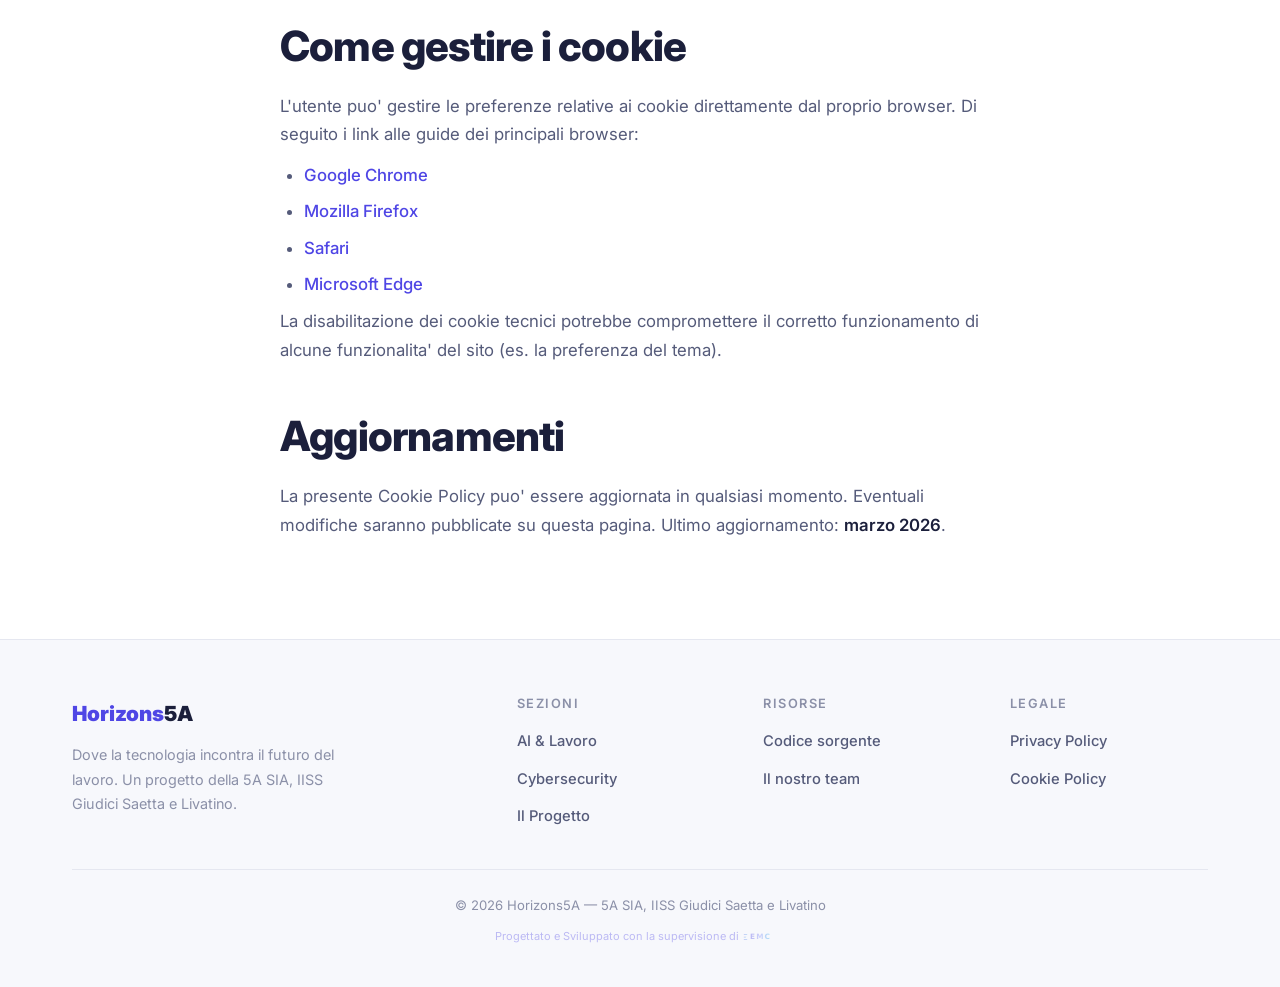
<file: pages/cookie-policy.html>
<!DOCTYPE html>
<html lang="it">
<head>
    <meta charset="UTF-8">
    <meta name="viewport" content="width=device-width, initial-scale=1.0">
    <title>Cookie Policy — Horizons5A</title>
    <link rel="icon" type="image/svg+xml" href="../favicon.svg">
    <link rel="icon" type="image/x-icon" href="../favicon.ico">
    <link rel="icon" type="image/png" sizes="32x32" href="../favicon-32x32.png">
    <link rel="icon" type="image/png" sizes="16x16" href="../favicon-16x16.png">
    <link rel="apple-touch-icon" sizes="180x180" href="../apple-touch-icon.png">
    <link rel="stylesheet" href="../css/style.css">
</head>
<body>

    <nav class="navbar">
        <div class="container">
            <a href="../index.html" class="nav-brand"><span>Horizons</span>5A</a>
            <ul class="nav-links">
                <li><a href="../index.html">Home</a></li>
                <li><a href="il-progetto.html">Il Progetto</a></li>
                <li><a href="ai-lavoro.html">AI & Lavoro</a></li>
                <li><a href="cybersecurity.html">Cybersecurity</a></li>
                <li><a href="../index.html#team">Chi siamo</a></li>
                <li><button class="theme-toggle" aria-label="Cambia tema"></button></li>
            </ul>
            <button class="nav-hamburger" aria-label="Menu">
                <span></span><span></span><span></span>
            </button>
        </div>
    </nav>

    <section class="page-hero">
        <div class="container">
            <span class="section-tag">Informativa</span>
            <h1>Cookie Policy</h1>
            <p>Informativa sull'utilizzo dei cookie e delle tecnologie di archiviazione locale</p>
        </div>
    </section>

    <section>
        <div class="container">
            <div class="content-block legal-content fade-in">

                <h2>Cosa sono i cookie</h2>
                <p>I cookie sono piccoli file di testo che i siti web salvano sul dispositivo dell'utente durante la navigazione. Vengono utilizzati per migliorare l'esperienza di navigazione, ricordare le preferenze e raccogliere informazioni anonime sull'utilizzo del sito.</p>
                <p>Oltre ai cookie tradizionali, i siti web possono utilizzare tecnologie simili come il <strong>localStorage</strong>, un meccanismo di archiviazione locale del browser che consente di salvare dati direttamente sul dispositivo.</p>

                <h2>Cookie utilizzati da questo sito</h2>
                <p>Horizons5A e' un sito statico ospitato su <strong>GitHub Pages</strong>. Non utilizziamo cookie di profilazione, cookie di tracciamento ne' servizi di analisi del traffico (es. Google Analytics).</p>

                <h3>Cookie tecnici / funzionali</h3>
                <table class="legal-table">
                    <thead>
                        <tr>
                            <th>Nome</th>
                            <th>Tipo</th>
                            <th>Finalita'</th>
                            <th>Durata</th>
                        </tr>
                    </thead>
                    <tbody>
                        <tr>
                            <td><code>theme</code></td>
                            <td>localStorage</td>
                            <td>Salva la preferenza del tema (chiaro/scuro) scelta dall'utente</td>
                            <td>Fino a cancellazione manuale</td>
                        </tr>
                        <tr>
                            <td><code>cookieConsent</code></td>
                            <td>localStorage</td>
                            <td>Registra l'accettazione del banner cookie</td>
                            <td>Fino a cancellazione manuale</td>
                        </tr>
                    </tbody>
                </table>
                <p>Questi dati sono salvati esclusivamente sul dispositivo dell'utente e <strong>non vengono trasmessi a nessun server</strong>.</p>

                <h3>Cookie di terze parti</h3>
                <p>Il sito utilizza <strong>Google Fonts</strong> per il caricamento del font Inter. Google potrebbe raccogliere dati anonimi relativi alle richieste di caricamento dei font (es. indirizzo IP, tipo di browser). Per maggiori informazioni, consultare l'<a href="https://policies.google.com/privacy" target="_blank" rel="noopener">informativa privacy di Google</a>.</p>
                <p><strong>GitHub Pages</strong>, il servizio di hosting, potrebbe impostare cookie tecnici propri. Per maggiori informazioni, consultare l'<a href="https://docs.github.com/en/site-policy/privacy-policies/github-general-privacy-statement" target="_blank" rel="noopener">informativa privacy di GitHub</a>.</p>

                <h2>Come gestire i cookie</h2>
                <p>L'utente puo' gestire le preferenze relative ai cookie direttamente dal proprio browser. Di seguito i link alle guide dei principali browser:</p>
                <ul>
                    <li><a href="https://support.google.com/chrome/answer/95647" target="_blank" rel="noopener">Google Chrome</a></li>
                    <li><a href="https://support.mozilla.org/it/kb/protezione-antitracciamento-avanzata-firefox-desktop" target="_blank" rel="noopener">Mozilla Firefox</a></li>
                    <li><a href="https://support.apple.com/it-it/guide/safari/sfri11471/mac" target="_blank" rel="noopener">Safari</a></li>
                    <li><a href="https://support.microsoft.com/it-it/microsoft-edge/eliminare-i-cookie-in-microsoft-edge-63947406-40ac-c3b8-57b9-2a946a29ae09" target="_blank" rel="noopener">Microsoft Edge</a></li>
                </ul>
                <p>La disabilitazione dei cookie tecnici potrebbe compromettere il corretto funzionamento di alcune funzionalita' del sito (es. la preferenza del tema).</p>

                <h2>Aggiornamenti</h2>
                <p>La presente Cookie Policy puo' essere aggiornata in qualsiasi momento. Eventuali modifiche saranno pubblicate su questa pagina. Ultimo aggiornamento: <strong>marzo 2026</strong>.</p>

            </div>
        </div>
    </section>

    <footer class="footer">
        <div class="container">
            <div class="footer-grid">
                <div>
                    <div class="footer-brand"><span>Horizons</span>5A</div>
                    <p class="footer-desc">Dove la tecnologia incontra il futuro del lavoro. Un progetto della 5A SIA, IISS Giudici Saetta e Livatino.</p>
                </div>
                <div class="footer-col">
                    <h4>Sezioni</h4>
                    <ul>
                        <li><a href="ai-lavoro.html">AI & Lavoro</a></li>
                        <li><a href="cybersecurity.html">Cybersecurity</a></li>
                        <li><a href="il-progetto.html">Il Progetto</a></li>
                    </ul>
                </div>
                <div class="footer-col">
                    <h4>Risorse</h4>
                    <ul>
                        <li><a href="https://github.com/EnRiX84/horizons5a" target="_blank" rel="noopener">Codice sorgente</a></li>
                        <li><a href="../index.html#team">Il nostro team</a></li>
                    </ul>
                </div>
                <div class="footer-col">
                    <h4>Legale</h4>
                    <ul>
                        <li><a href="privacy-policy.html">Privacy Policy</a></li>
                        <li><a href="cookie-policy.html">Cookie Policy</a></li>
                    </ul>
                </div>
            </div>
            <div class="footer-bottom">
                <p>&copy; <script>document.write(new Date().getFullYear())</script> Horizons5A &mdash; 5A SIA, IISS Giudici Saetta e Livatino</p>
                <p style="margin-top: 8px;">
                    <a href="https://www.enricomariacaruso.it" target="_blank" rel="noopener" style="opacity:0.35; font-size:11px;">
                        Progettato e Sviluppato con la supervisione di
                        <svg xmlns="http://www.w3.org/2000/svg" viewBox="0 0 120 30" style="height:11px; vertical-align:middle; display:inline-block;">
                            <defs>
                                <linearGradient id="emc-bars" x1="0%" y1="0%" x2="100%" y2="100%">
                                    <stop offset="0%" stop-color="#4f46e5"/>
                                    <stop offset="100%" stop-color="#0ea5e9"/>
                                </linearGradient>
                                <linearGradient id="emc-text" x1="0%" y1="0%" x2="100%" y2="0%">
                                    <stop offset="0%" stop-color="#4f46e5"/>
                                    <stop offset="50%" stop-color="#818cf8"/>
                                    <stop offset="100%" stop-color="#0ea5e9"/>
                                </linearGradient>
                            </defs>
                            <path d="M5 6 L15 6 L13 8 L5 8 Z" fill="url(#emc-bars)"/>
                            <path d="M5 13 L12 13 L10 15 L5 15 Z" fill="url(#emc-bars)"/>
                            <path d="M5 20 L15 20 L13 22 L5 22 Z" fill="url(#emc-bars)"/>
                            <text x="22" y="20" font-size="20" font-weight="700" letter-spacing="3" fill="url(#emc-text)" font-family="system-ui, sans-serif">EMC</text>
                        </svg>
                    </a>
                </p>
            </div>
        </div>
    </footer>

    <script src="../js/main.js"></script>
</body>
</html>
</file>
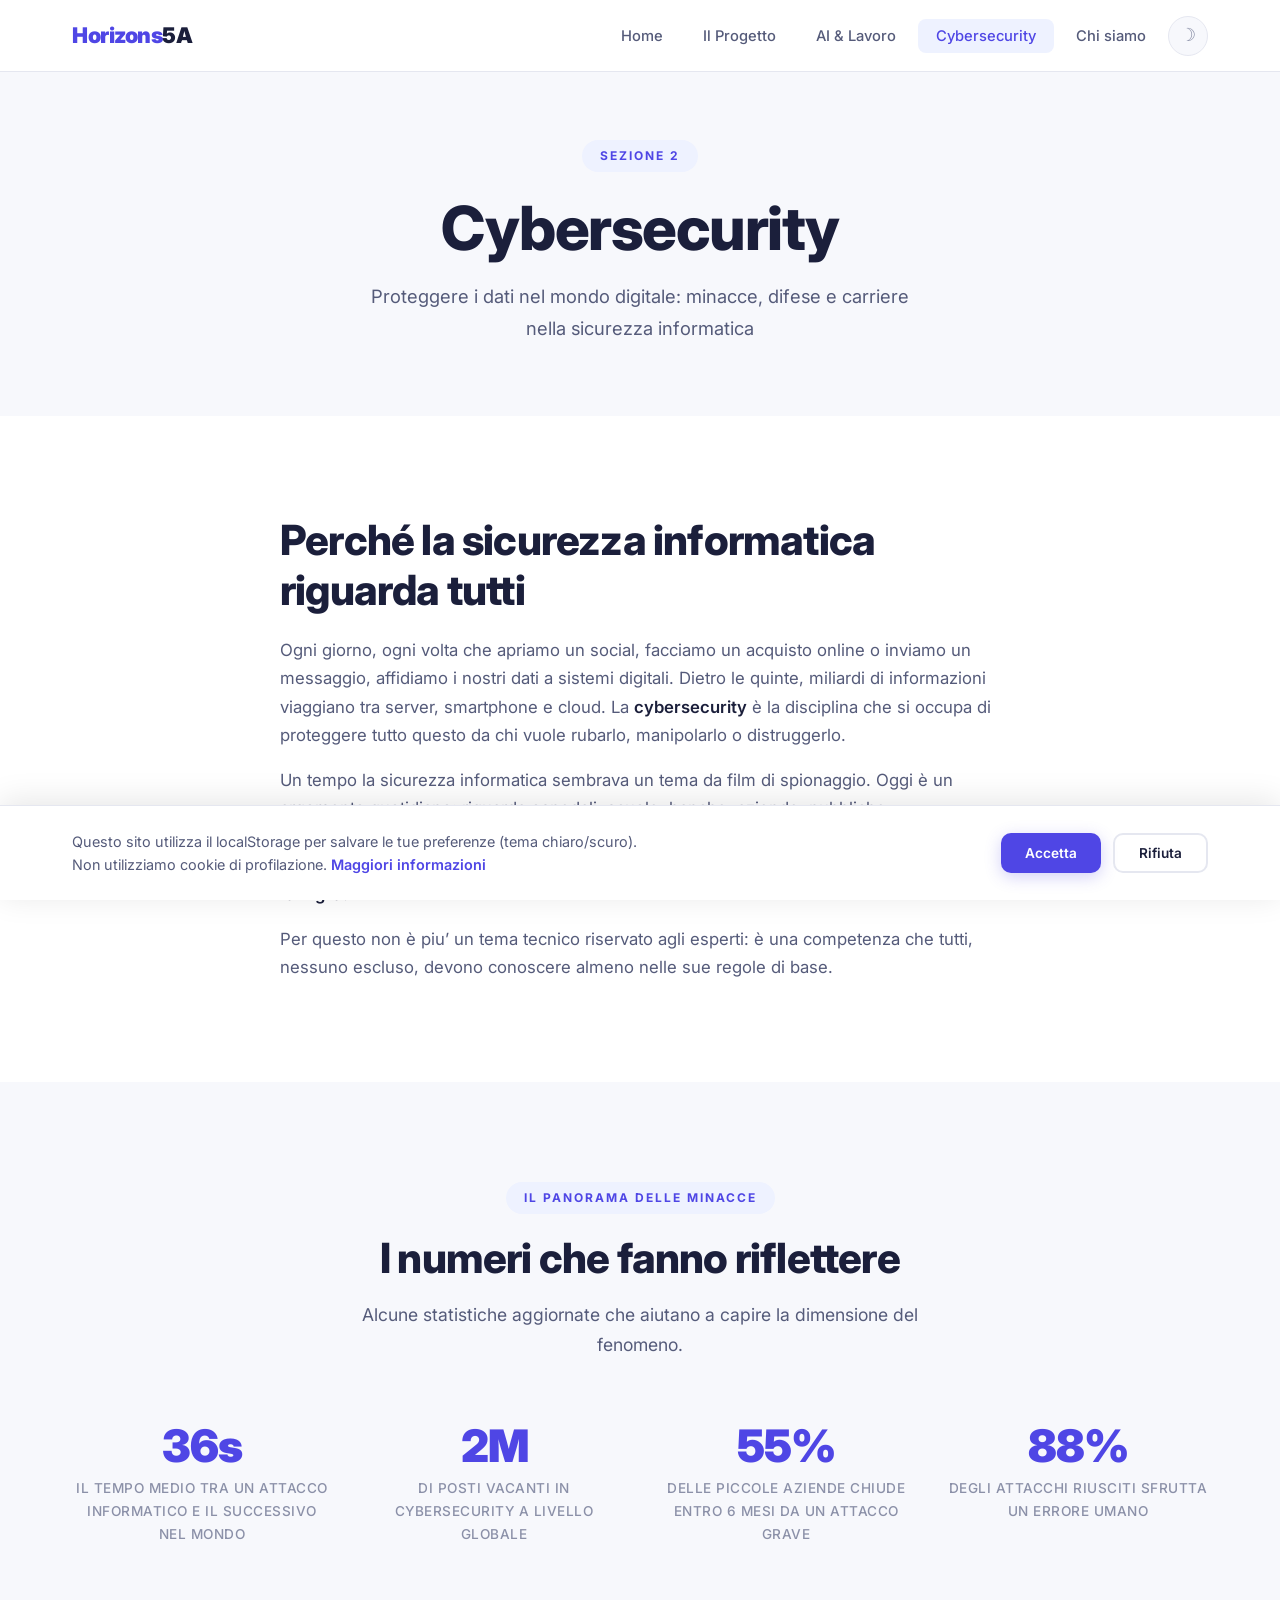
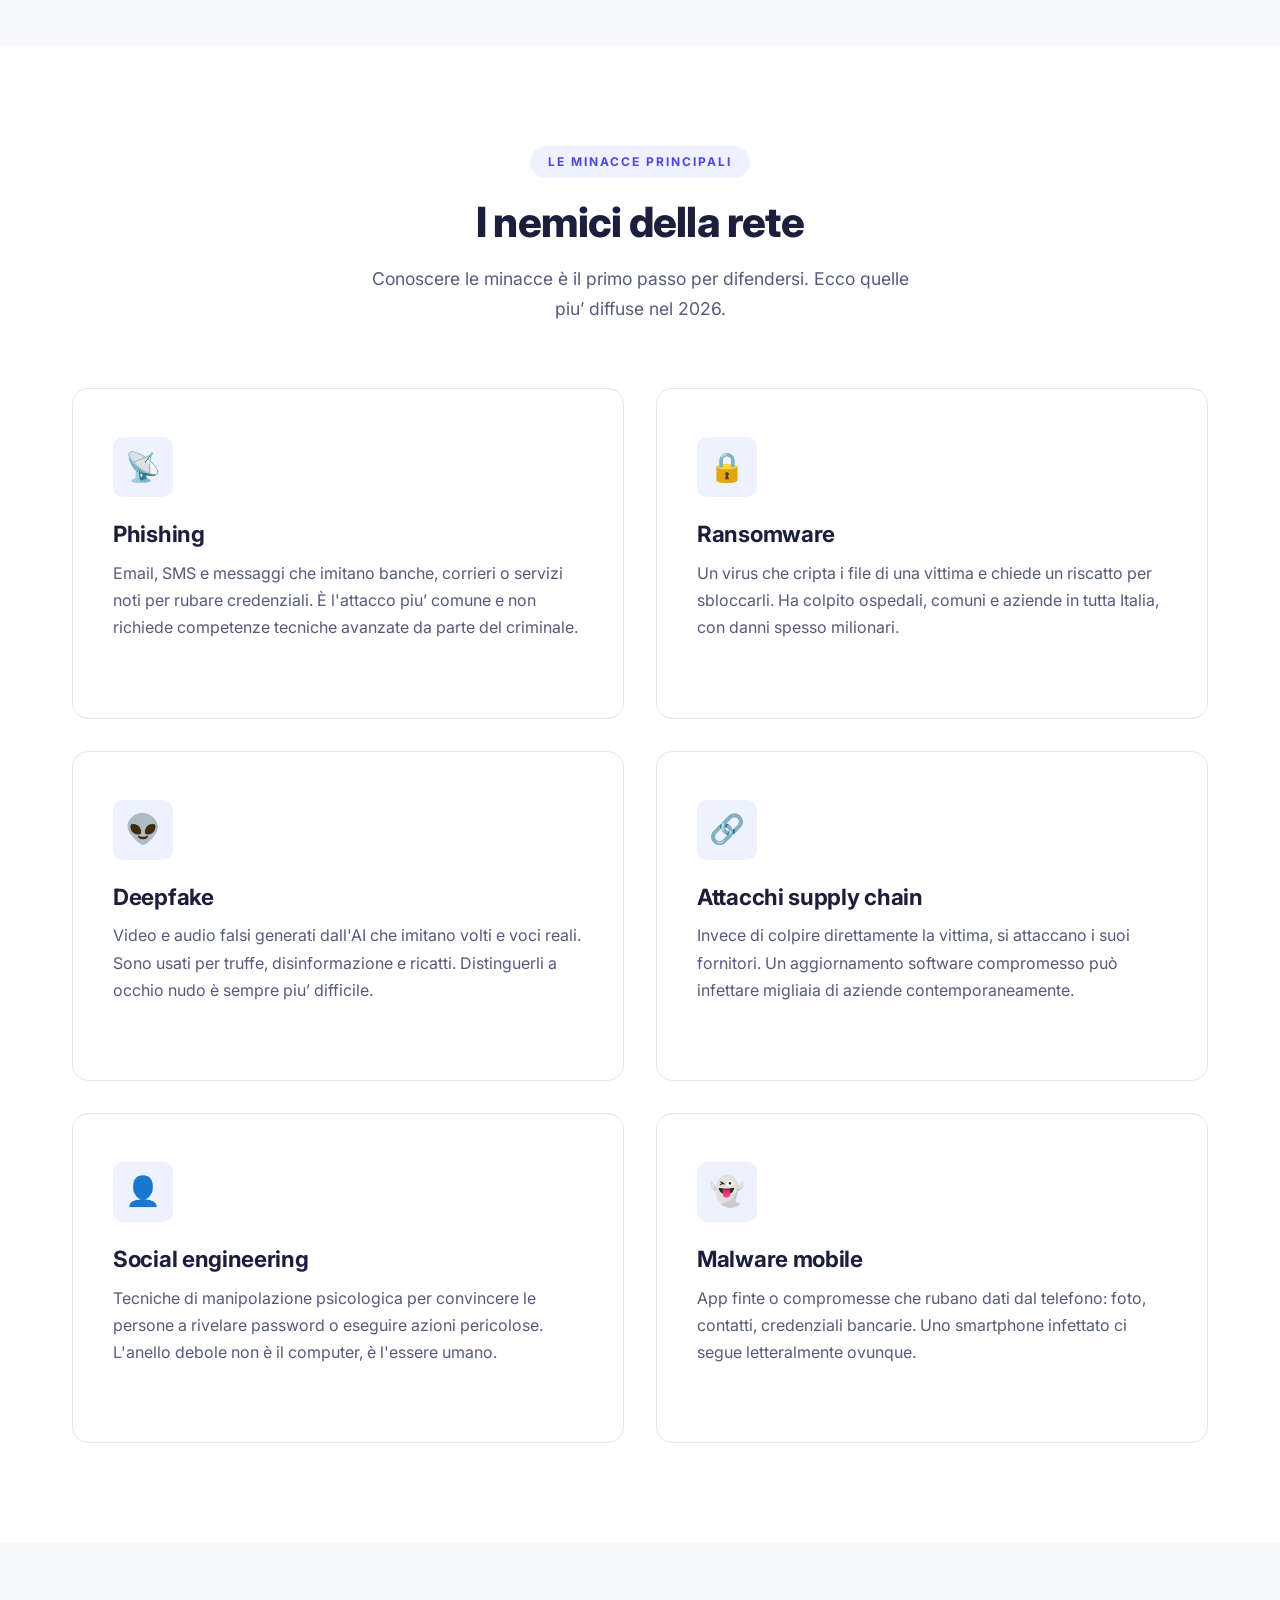
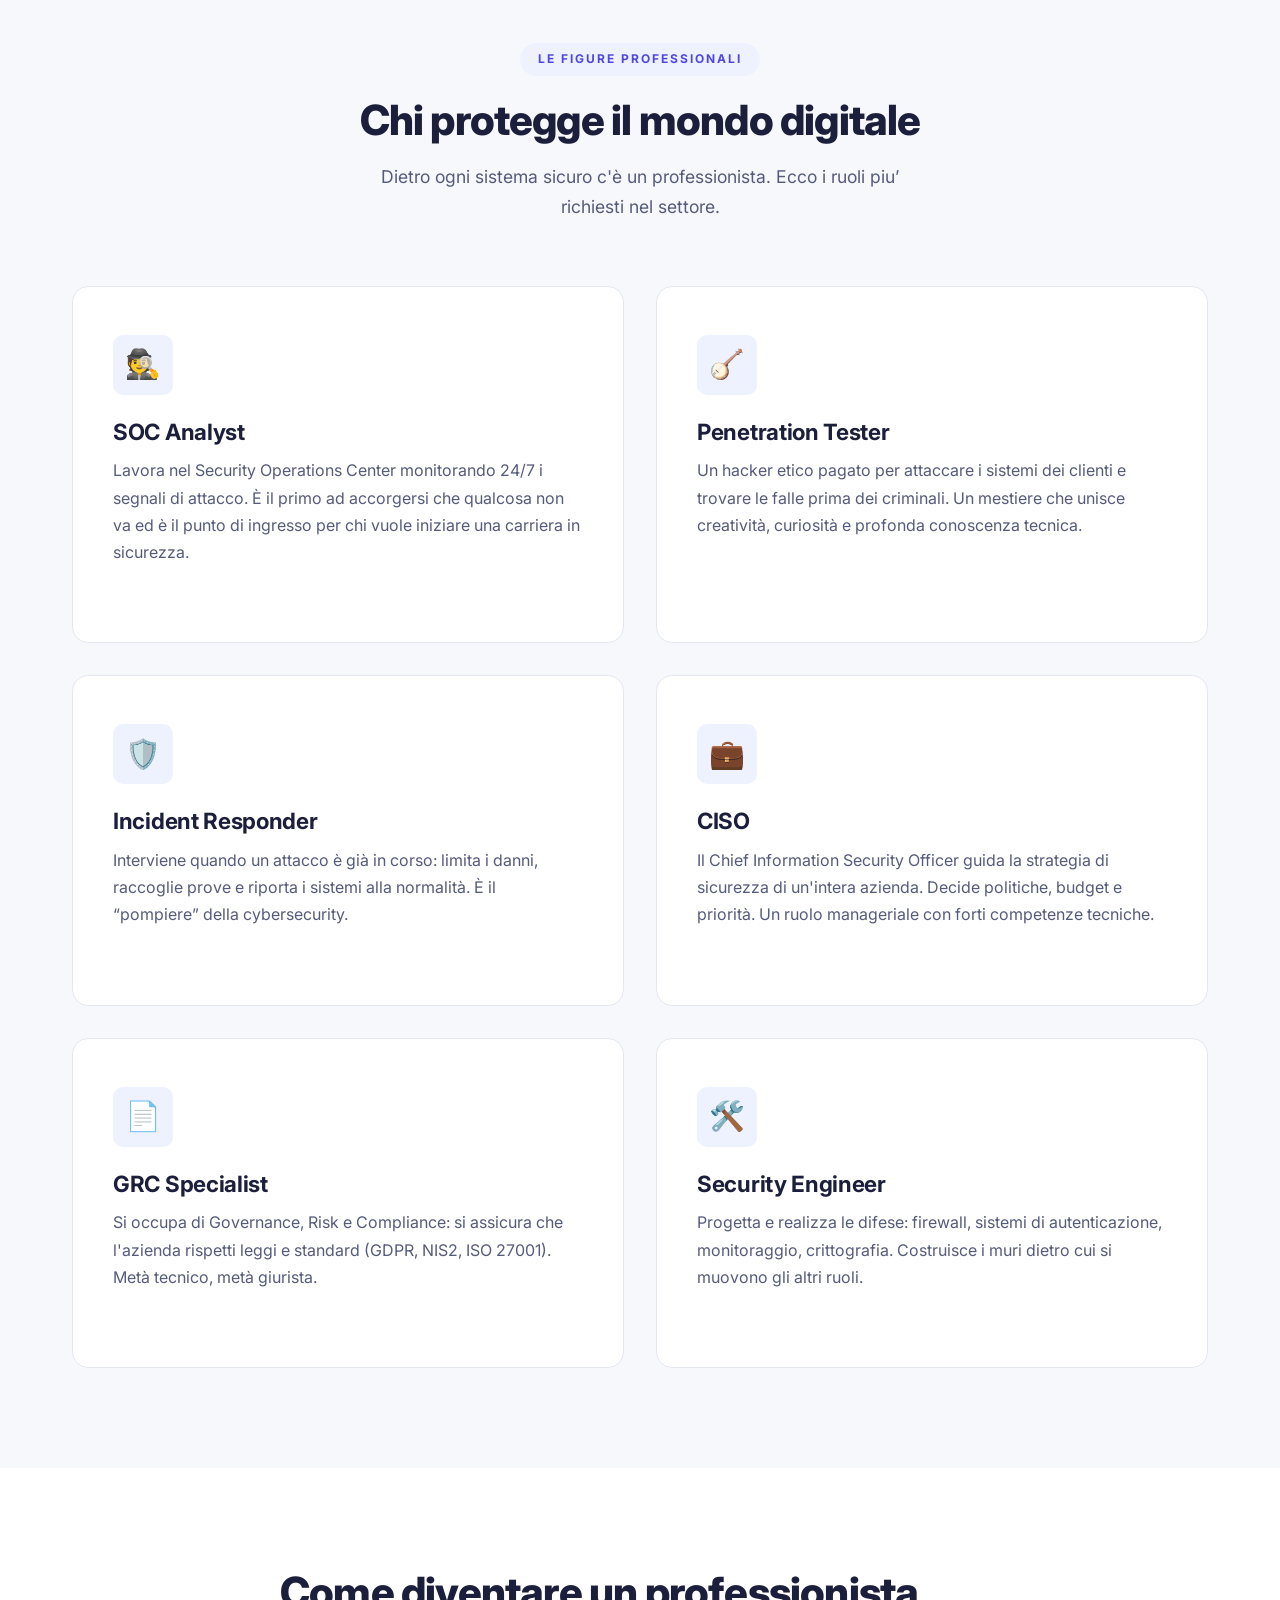
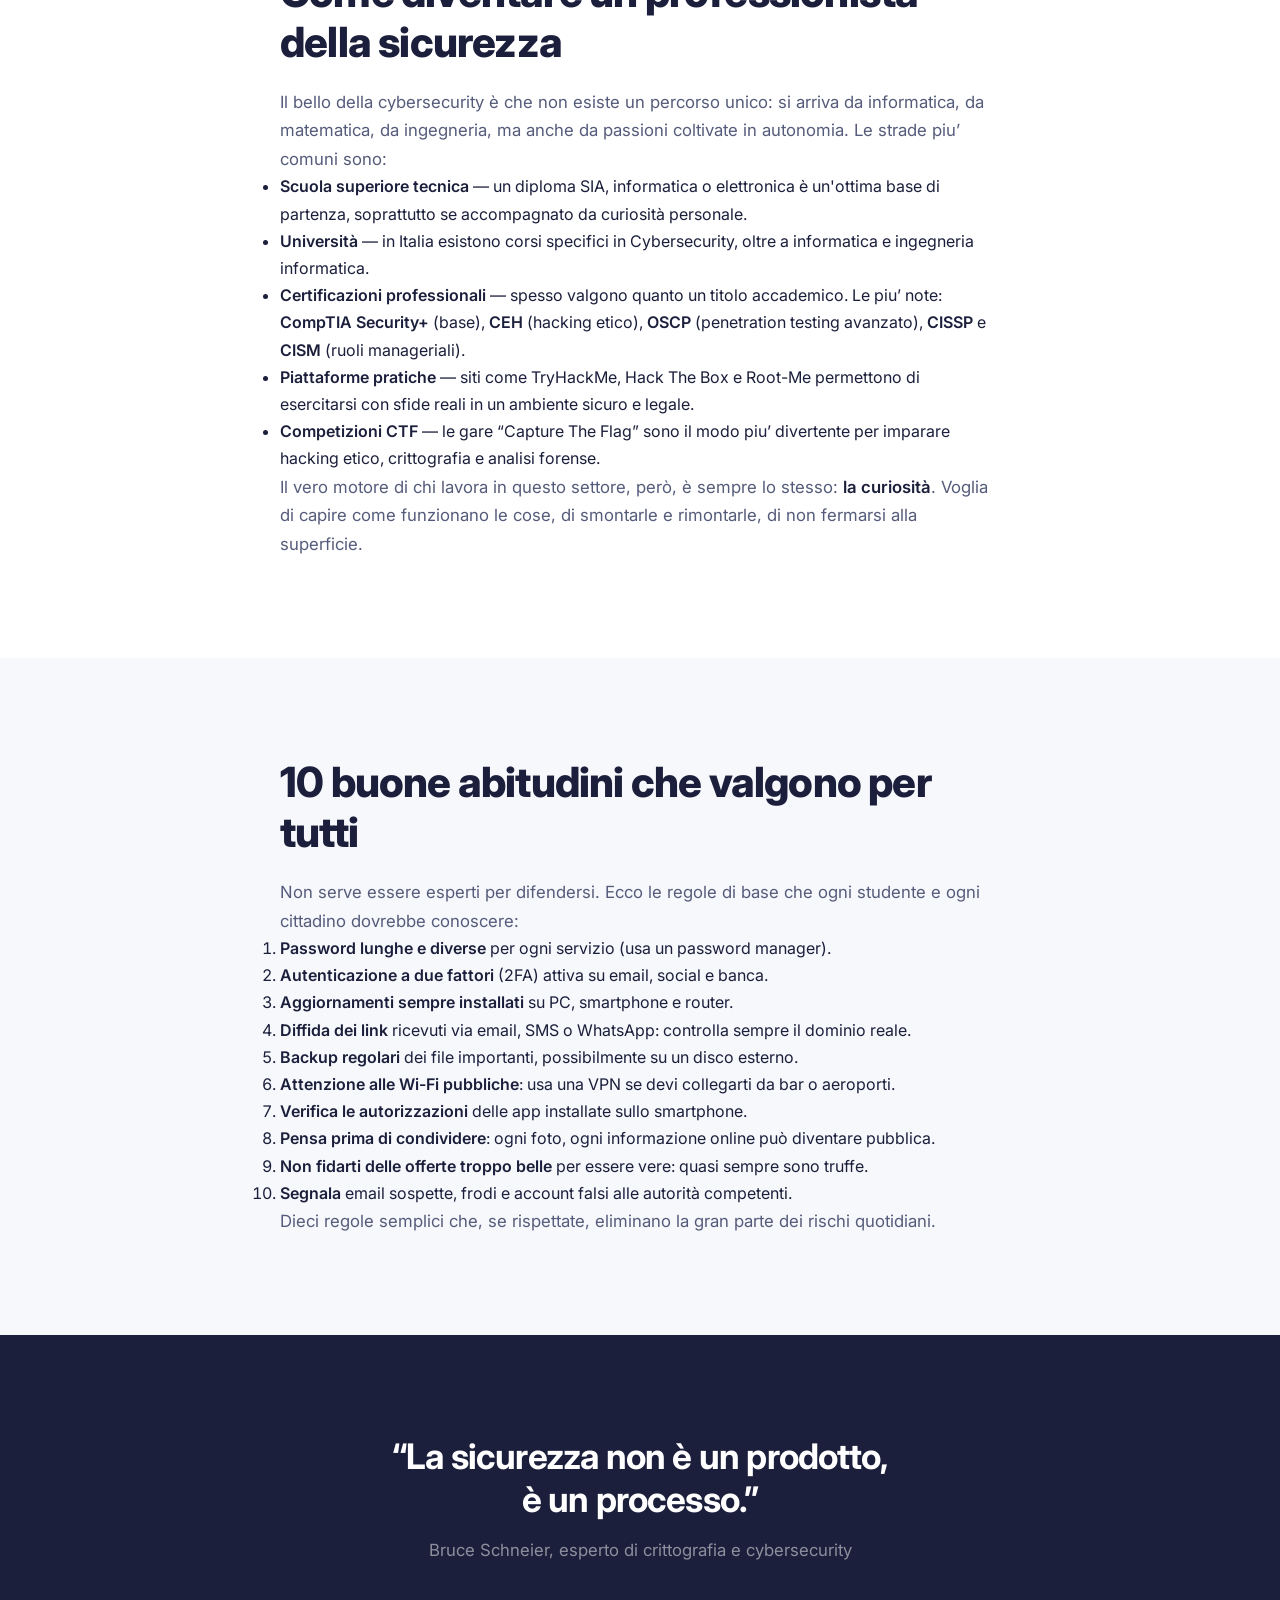
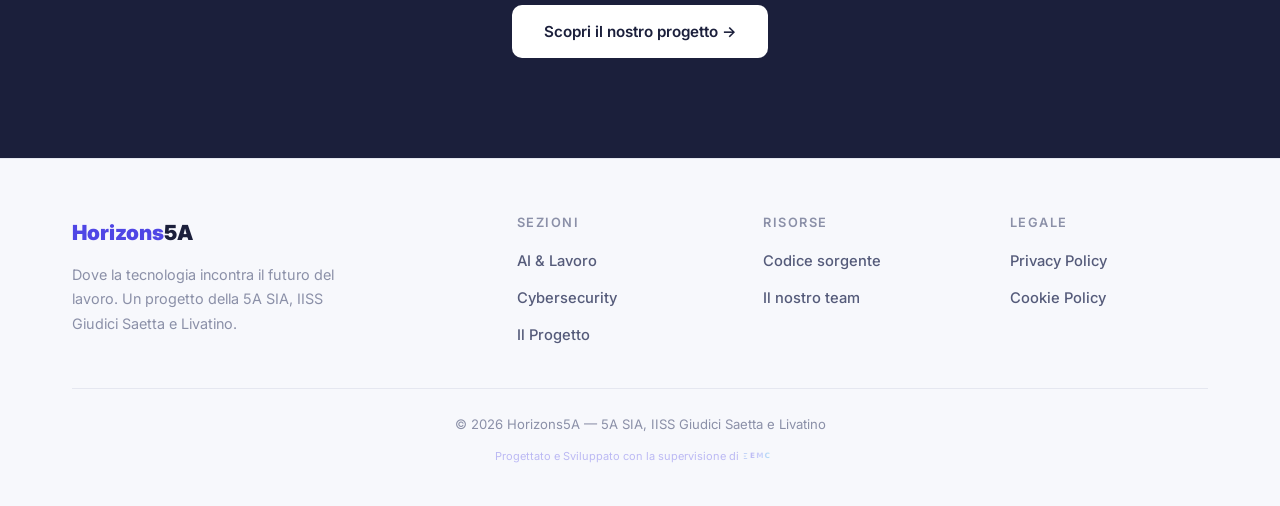
<file: pages/cybersecurity.html>
<!DOCTYPE html>
<html lang="it">
<head>
    <meta charset="UTF-8">
    <meta name="viewport" content="width=device-width, initial-scale=1.0">
    <title>Cybersecurity — Horizons5A</title>
    <link rel="icon" type="image/svg+xml" href="../favicon.svg">
    <link rel="icon" type="image/x-icon" href="../favicon.ico">
    <link rel="icon" type="image/png" sizes="32x32" href="../favicon-32x32.png">
    <link rel="icon" type="image/png" sizes="16x16" href="../favicon-16x16.png">
    <link rel="apple-touch-icon" sizes="180x180" href="../apple-touch-icon.png">
    <link rel="stylesheet" href="../css/style.css">
</head>
<body>

    <nav class="navbar">
        <div class="container">
            <a href="../index.html" class="nav-brand"><span>Horizons</span>5A</a>
            <ul class="nav-links">
                <li><a href="../index.html">Home</a></li>
                <li><a href="il-progetto.html">Il Progetto</a></li>
                <li><a href="ai-lavoro.html">AI & Lavoro</a></li>
                <li><a href="cybersecurity.html">Cybersecurity</a></li>
                <li><a href="../index.html#team">Chi siamo</a></li>
                <li><button class="theme-toggle" aria-label="Cambia tema"></button></li>
            </ul>
            <button class="nav-hamburger" aria-label="Menu">
                <span></span><span></span><span></span>
            </button>
        </div>
    </nav>

    <section class="page-hero">
        <div class="container">
            <span class="section-tag">Sezione 2</span>
            <h1>Cybersecurity</h1>
            <p>Proteggere i dati nel mondo digitale: minacce, difese e carriere nella sicurezza informatica</p>
        </div>
    </section>

    <section>
        <div class="container">
            <div class="content-block fade-in">
                <h2>Perch&eacute; la sicurezza informatica riguarda tutti</h2>
                <p>Ogni giorno, ogni volta che apriamo un social, facciamo un acquisto online o inviamo un messaggio, affidiamo i nostri dati a sistemi digitali. Dietro le quinte, miliardi di informazioni viaggiano tra server, smartphone e cloud. La <strong>cybersecurity</strong> &egrave; la disciplina che si occupa di proteggere tutto questo da chi vuole rubarlo, manipolarlo o distruggerlo.</p>
                <p>Un tempo la sicurezza informatica sembrava un tema da film di spionaggio. Oggi &egrave; un argomento quotidiano: riguarda ospedali, scuole, banche, aziende, pubbliche amministrazioni e singoli cittadini. <strong>Un attacco riuscito pu&ograve; bloccare un ospedale, paralizzare una citt&agrave;, rovinare la reputazione di un'azienda o svuotare il conto di una famiglia.</strong></p>
                <p>Per questo non &egrave; piu&rsquo; un tema tecnico riservato agli esperti: &egrave; una competenza che tutti, nessuno escluso, devono conoscere almeno nelle sue regole di base.</p>
            </div>
        </div>
    </section>

    <section style="background: var(--bg-secondary);">
        <div class="container">
            <div class="section-header fade-in">
                <span class="section-tag">Il panorama delle minacce</span>
                <h2>I numeri che fanno riflettere</h2>
                <p>Alcune statistiche aggiornate che aiutano a capire la dimensione del fenomeno.</p>
            </div>

            <div class="stats-grid">
                <div class="stat-item fade-in">
                    <h3 data-count="39" data-suffix="s">0s</h3>
                    <p>il tempo medio tra un attacco informatico e il successivo nel mondo</p>
                </div>
                <div class="stat-item fade-in fade-in-delay-1">
                    <h3 data-count="3" data-suffix="M">0M</h3>
                    <p>di posti vacanti in cybersecurity a livello globale</p>
                </div>
                <div class="stat-item fade-in fade-in-delay-2">
                    <h3 data-count="60" data-suffix="%">0%</h3>
                    <p>delle piccole aziende chiude entro 6 mesi da un attacco grave</p>
                </div>
                <div class="stat-item fade-in fade-in-delay-3">
                    <h3 data-count="95" data-suffix="%">0%</h3>
                    <p>degli attacchi riusciti sfrutta un errore umano</p>
                </div>
            </div>
        </div>
    </section>

    <section>
        <div class="container">
            <div class="section-header fade-in">
                <span class="section-tag">Le minacce principali</span>
                <h2>I nemici della rete</h2>
                <p>Conoscere le minacce &egrave; il primo passo per difendersi. Ecco quelle piu&rsquo; diffuse nel 2026.</p>
            </div>

            <div class="features-grid">
                <div class="feature-card fade-in">
                    <div class="feature-icon">&#128225;</div>
                    <h3>Phishing</h3>
                    <p>Email, SMS e messaggi che imitano banche, corrieri o servizi noti per rubare credenziali. &Egrave; l'attacco piu&rsquo; comune e non richiede competenze tecniche avanzate da parte del criminale.</p>
                </div>

                <div class="feature-card fade-in fade-in-delay-1">
                    <div class="feature-icon">&#128274;</div>
                    <h3>Ransomware</h3>
                    <p>Un virus che cripta i file di una vittima e chiede un riscatto per sbloccarli. Ha colpito ospedali, comuni e aziende in tutta Italia, con danni spesso milionari.</p>
                </div>

                <div class="feature-card fade-in fade-in-delay-2">
                    <div class="feature-icon">&#128125;</div>
                    <h3>Deepfake</h3>
                    <p>Video e audio falsi generati dall'AI che imitano volti e voci reali. Sono usati per truffe, disinformazione e ricatti. Distinguerli a occhio nudo &egrave; sempre piu&rsquo; difficile.</p>
                </div>

                <div class="feature-card fade-in">
                    <div class="feature-icon">&#128279;</div>
                    <h3>Attacchi supply chain</h3>
                    <p>Invece di colpire direttamente la vittima, si attaccano i suoi fornitori. Un aggiornamento software compromesso pu&ograve; infettare migliaia di aziende contemporaneamente.</p>
                </div>

                <div class="feature-card fade-in fade-in-delay-1">
                    <div class="feature-icon">&#128100;</div>
                    <h3>Social engineering</h3>
                    <p>Tecniche di manipolazione psicologica per convincere le persone a rivelare password o eseguire azioni pericolose. L'anello debole non &egrave; il computer, &egrave; l'essere umano.</p>
                </div>

                <div class="feature-card fade-in fade-in-delay-2">
                    <div class="feature-icon">&#128123;</div>
                    <h3>Malware mobile</h3>
                    <p>App finte o compromesse che rubano dati dal telefono: foto, contatti, credenziali bancarie. Uno smartphone infettato ci segue letteralmente ovunque.</p>
                </div>
            </div>
        </div>
    </section>

    <section style="background: var(--bg-secondary);">
        <div class="container">
            <div class="section-header fade-in">
                <span class="section-tag">Le figure professionali</span>
                <h2>Chi protegge il mondo digitale</h2>
                <p>Dietro ogni sistema sicuro c'&egrave; un professionista. Ecco i ruoli piu&rsquo; richiesti nel settore.</p>
            </div>

            <div class="features-grid">
                <div class="feature-card fade-in">
                    <div class="feature-icon">&#128373;</div>
                    <h3>SOC Analyst</h3>
                    <p>Lavora nel Security Operations Center monitorando 24/7 i segnali di attacco. &Egrave; il primo ad accorgersi che qualcosa non va ed &egrave; il punto di ingresso per chi vuole iniziare una carriera in sicurezza.</p>
                </div>

                <div class="feature-card fade-in fade-in-delay-1">
                    <div class="feature-icon">&#129685;</div>
                    <h3>Penetration Tester</h3>
                    <p>Un hacker etico pagato per attaccare i sistemi dei clienti e trovare le falle prima dei criminali. Un mestiere che unisce creativit&agrave;, curiosit&agrave; e profonda conoscenza tecnica.</p>
                </div>

                <div class="feature-card fade-in fade-in-delay-2">
                    <div class="feature-icon">&#128737;&#65039;</div>
                    <h3>Incident Responder</h3>
                    <p>Interviene quando un attacco &egrave; gi&agrave; in corso: limita i danni, raccoglie prove e riporta i sistemi alla normalit&agrave;. &Egrave; il &ldquo;pompiere&rdquo; della cybersecurity.</p>
                </div>

                <div class="feature-card fade-in">
                    <div class="feature-icon">&#128188;</div>
                    <h3>CISO</h3>
                    <p>Il Chief Information Security Officer guida la strategia di sicurezza di un'intera azienda. Decide politiche, budget e priorit&agrave;. Un ruolo manageriale con forti competenze tecniche.</p>
                </div>

                <div class="feature-card fade-in fade-in-delay-1">
                    <div class="feature-icon">&#128196;</div>
                    <h3>GRC Specialist</h3>
                    <p>Si occupa di Governance, Risk e Compliance: si assicura che l'azienda rispetti leggi e standard (GDPR, NIS2, ISO 27001). Met&agrave; tecnico, met&agrave; giurista.</p>
                </div>

                <div class="feature-card fade-in fade-in-delay-2">
                    <div class="feature-icon">&#128736;&#65039;</div>
                    <h3>Security Engineer</h3>
                    <p>Progetta e realizza le difese: firewall, sistemi di autenticazione, monitoraggio, crittografia. Costruisce i muri dietro cui si muovono gli altri ruoli.</p>
                </div>
            </div>
        </div>
    </section>

    <section>
        <div class="container">
            <div class="content-block fade-in">
                <h2>Come diventare un professionista della sicurezza</h2>
                <p>Il bello della cybersecurity &egrave; che non esiste un percorso unico: si arriva da informatica, da matematica, da ingegneria, ma anche da passioni coltivate in autonomia. Le strade piu&rsquo; comuni sono:</p>
                <ul>
                    <li><strong>Scuola superiore tecnica</strong> &mdash; un diploma SIA, informatica o elettronica &egrave; un'ottima base di partenza, soprattutto se accompagnato da curiosit&agrave; personale.</li>
                    <li><strong>Universit&agrave;</strong> &mdash; in Italia esistono corsi specifici in Cybersecurity, oltre a informatica e ingegneria informatica.</li>
                    <li><strong>Certificazioni professionali</strong> &mdash; spesso valgono quanto un titolo accademico. Le piu&rsquo; note: <strong>CompTIA Security+</strong> (base), <strong>CEH</strong> (hacking etico), <strong>OSCP</strong> (penetration testing avanzato), <strong>CISSP</strong> e <strong>CISM</strong> (ruoli manageriali).</li>
                    <li><strong>Piattaforme pratiche</strong> &mdash; siti come TryHackMe, Hack The Box e Root-Me permettono di esercitarsi con sfide reali in un ambiente sicuro e legale.</li>
                    <li><strong>Competizioni CTF</strong> &mdash; le gare &ldquo;Capture The Flag&rdquo; sono il modo piu&rsquo; divertente per imparare hacking etico, crittografia e analisi forense.</li>
                </ul>
                <p>Il vero motore di chi lavora in questo settore, per&ograve;, &egrave; sempre lo stesso: <strong>la curiosit&agrave;</strong>. Voglia di capire come funzionano le cose, di smontarle e rimontarle, di non fermarsi alla superficie.</p>
            </div>
        </div>
    </section>

    <section style="background: var(--bg-secondary);">
        <div class="container">
            <div class="content-block fade-in">
                <h2>10 buone abitudini che valgono per tutti</h2>
                <p>Non serve essere esperti per difendersi. Ecco le regole di base che ogni studente e ogni cittadino dovrebbe conoscere:</p>
                <ol>
                    <li><strong>Password lunghe e diverse</strong> per ogni servizio (usa un password manager).</li>
                    <li><strong>Autenticazione a due fattori</strong> (2FA) attiva su email, social e banca.</li>
                    <li><strong>Aggiornamenti sempre installati</strong> su PC, smartphone e router.</li>
                    <li><strong>Diffida dei link</strong> ricevuti via email, SMS o WhatsApp: controlla sempre il dominio reale.</li>
                    <li><strong>Backup regolari</strong> dei file importanti, possibilmente su un disco esterno.</li>
                    <li><strong>Attenzione alle Wi-Fi pubbliche</strong>: usa una VPN se devi collegarti da bar o aeroporti.</li>
                    <li><strong>Verifica le autorizzazioni</strong> delle app installate sullo smartphone.</li>
                    <li><strong>Pensa prima di condividere</strong>: ogni foto, ogni informazione online pu&ograve; diventare pubblica.</li>
                    <li><strong>Non fidarti delle offerte troppo belle</strong> per essere vere: quasi sempre sono truffe.</li>
                    <li><strong>Segnala</strong> email sospette, frodi e account falsi alle autorit&agrave; competenti.</li>
                </ol>
                <p>Dieci regole semplici che, se rispettate, eliminano la gran parte dei rischi quotidiani.</p>
            </div>
        </div>
    </section>

    <section class="cta-section">
        <div class="container">
            <div class="fade-in">
                <h2>&ldquo;La sicurezza non &egrave; un prodotto,<br>&egrave; un processo.&rdquo;</h2>
                <p>Bruce Schneier, esperto di crittografia e cybersecurity</p>
                <a href="il-progetto.html" class="btn btn-primary">Scopri il nostro progetto &rarr;</a>
            </div>
        </div>
    </section>

    <footer class="footer">
        <div class="container">
            <div class="footer-grid">
                <div>
                    <div class="footer-brand"><span>Horizons</span>5A</div>
                    <p class="footer-desc">Dove la tecnologia incontra il futuro del lavoro. Un progetto della 5A SIA, IISS Giudici Saetta e Livatino.</p>
                </div>
                <div class="footer-col">
                    <h4>Sezioni</h4>
                    <ul>
                        <li><a href="ai-lavoro.html">AI & Lavoro</a></li>
                        <li><a href="cybersecurity.html">Cybersecurity</a></li>
                        <li><a href="il-progetto.html">Il Progetto</a></li>
                    </ul>
                </div>
                <div class="footer-col">
                    <h4>Risorse</h4>
                    <ul>
                        <li><a href="https://github.com/EnRiX84/horizons5a" target="_blank" rel="noopener">Codice sorgente</a></li>
                        <li><a href="../index.html#team">Il nostro team</a></li>
                    </ul>
                </div>
                <div class="footer-col">
                    <h4>Legale</h4>
                    <ul>
                        <li><a href="privacy-policy.html">Privacy Policy</a></li>
                        <li><a href="cookie-policy.html">Cookie Policy</a></li>
                    </ul>
                </div>
            </div>
            <div class="footer-bottom">
                <p>&copy; <script>document.write(new Date().getFullYear())</script> Horizons5A &mdash; 5A SIA, IISS Giudici Saetta e Livatino</p>
                <p style="margin-top: 8px;">
                    <a href="https://www.enricomariacaruso.it" target="_blank" rel="noopener" style="opacity:0.35; font-size:11px;">
                        Progettato e Sviluppato con la supervisione di
                        <svg xmlns="http://www.w3.org/2000/svg" viewBox="0 0 120 30" style="height:11px; vertical-align:middle; display:inline-block;">
                            <defs>
                                <linearGradient id="emc-bars" x1="0%" y1="0%" x2="100%" y2="100%">
                                    <stop offset="0%" stop-color="#4f46e5"/>
                                    <stop offset="100%" stop-color="#0ea5e9"/>
                                </linearGradient>
                                <linearGradient id="emc-text" x1="0%" y1="0%" x2="100%" y2="0%">
                                    <stop offset="0%" stop-color="#4f46e5"/>
                                    <stop offset="50%" stop-color="#818cf8"/>
                                    <stop offset="100%" stop-color="#0ea5e9"/>
                                </linearGradient>
                            </defs>
                            <path d="M5 6 L15 6 L13 8 L5 8 Z" fill="url(#emc-bars)"/>
                            <path d="M5 13 L12 13 L10 15 L5 15 Z" fill="url(#emc-bars)"/>
                            <path d="M5 20 L15 20 L13 22 L5 22 Z" fill="url(#emc-bars)"/>
                            <text x="22" y="20" font-size="20" font-weight="700" letter-spacing="3" fill="url(#emc-text)" font-family="system-ui, sans-serif">EMC</text>
                        </svg>
                    </a>
                </p>
            </div>
        </div>
    </footer>

    <script src="../js/main.js"></script>
</body>
</html>
</file>
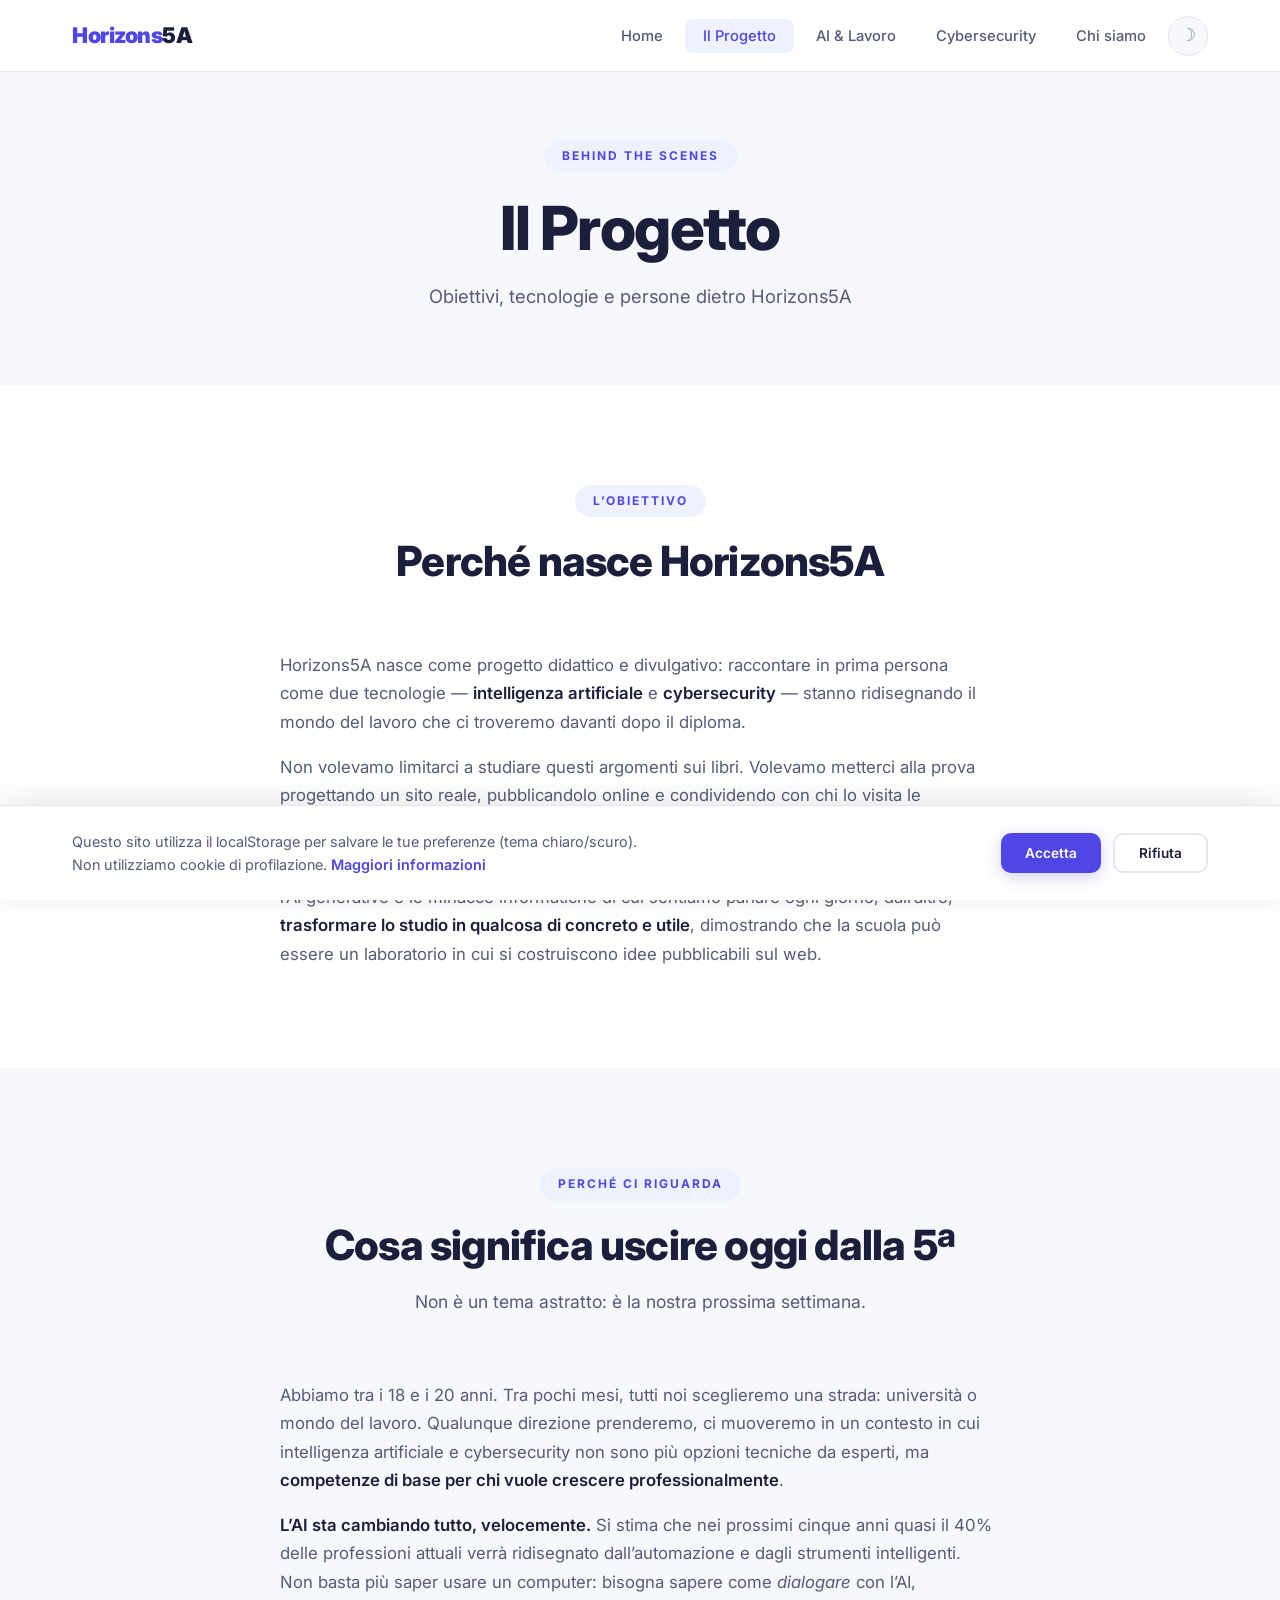
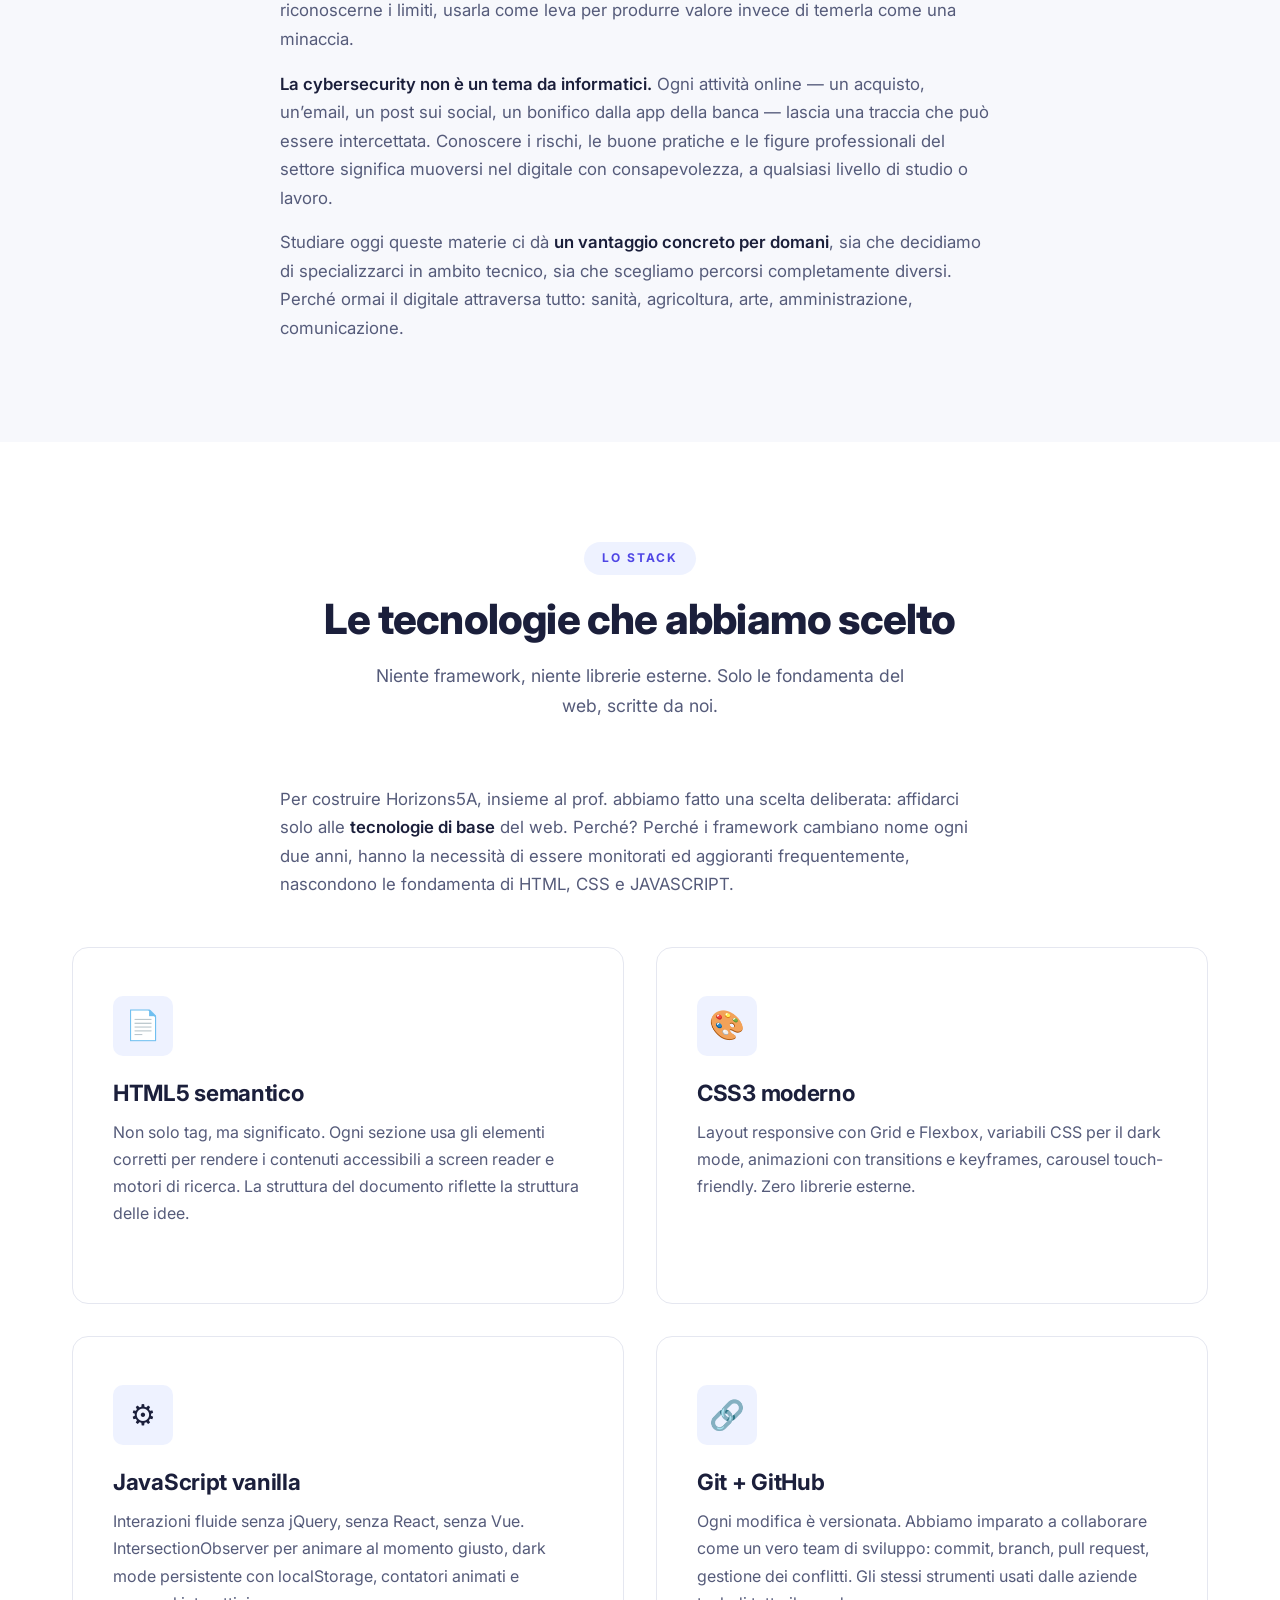
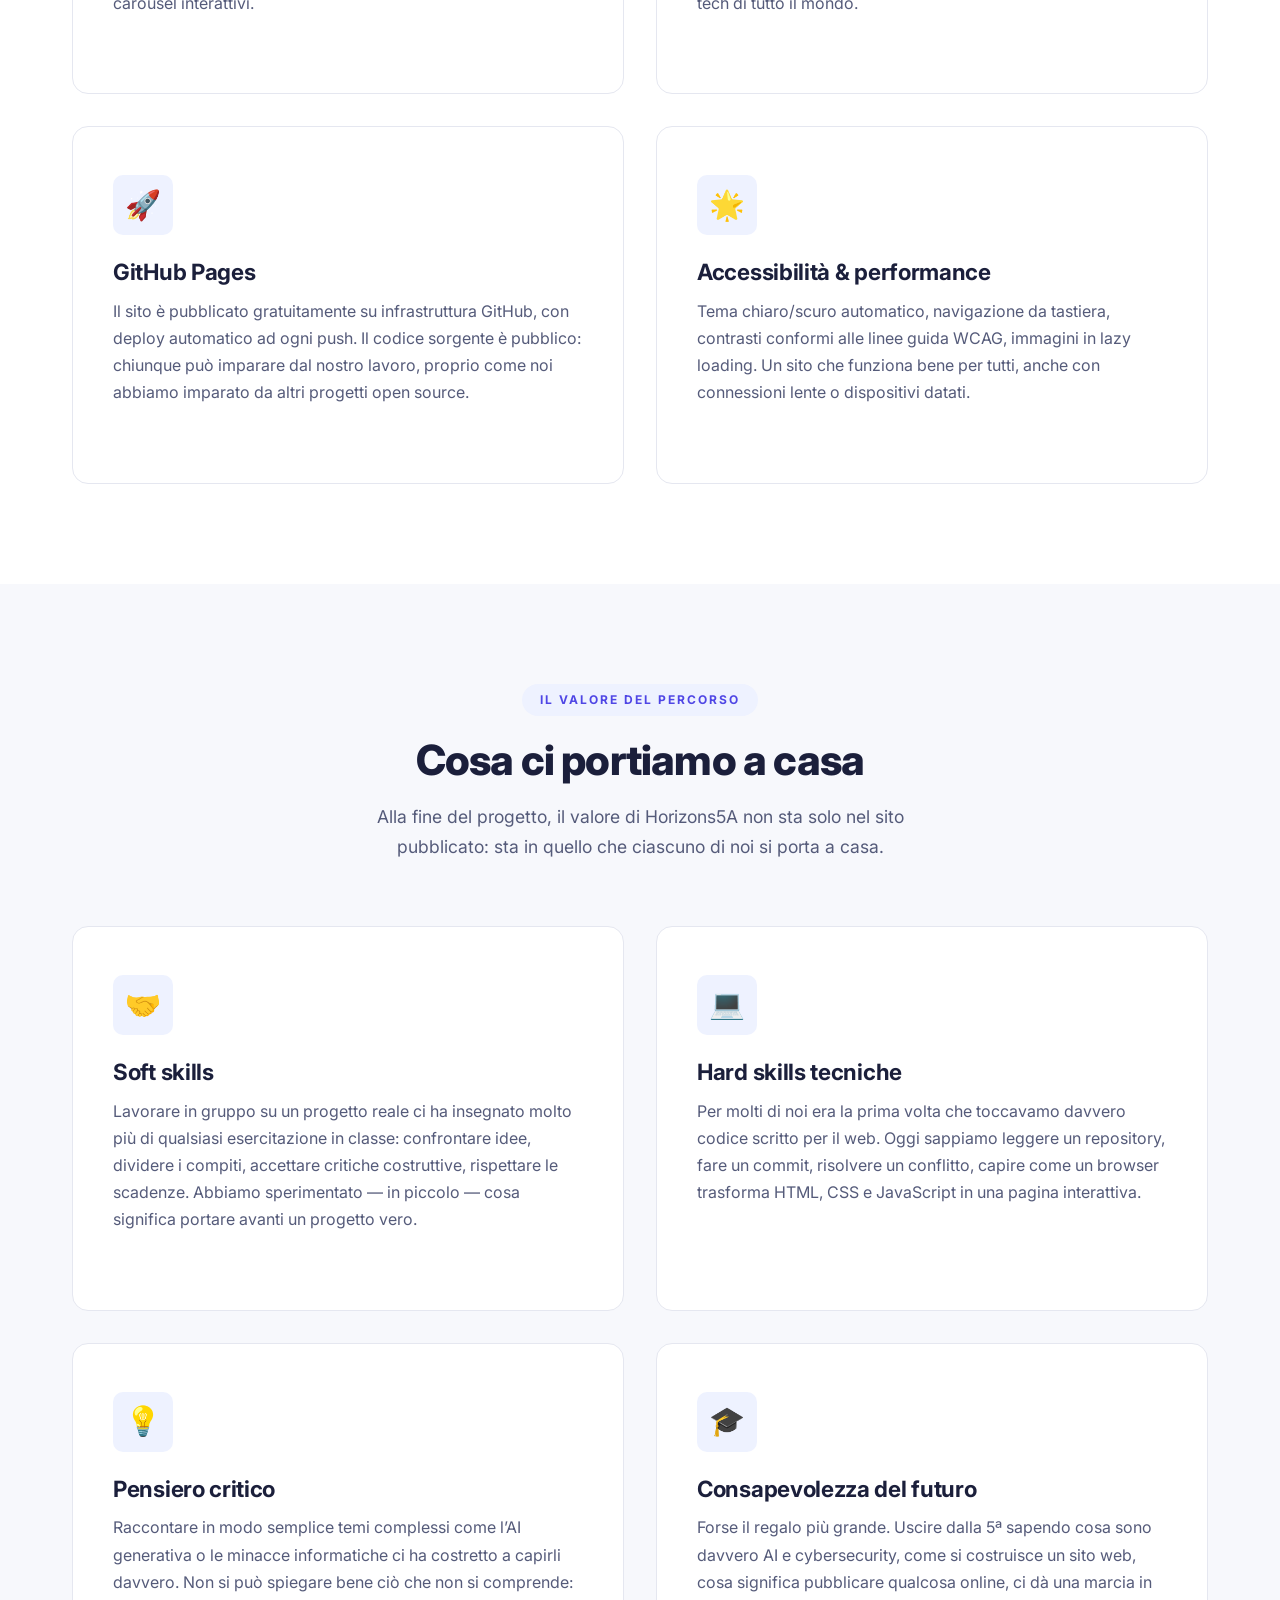
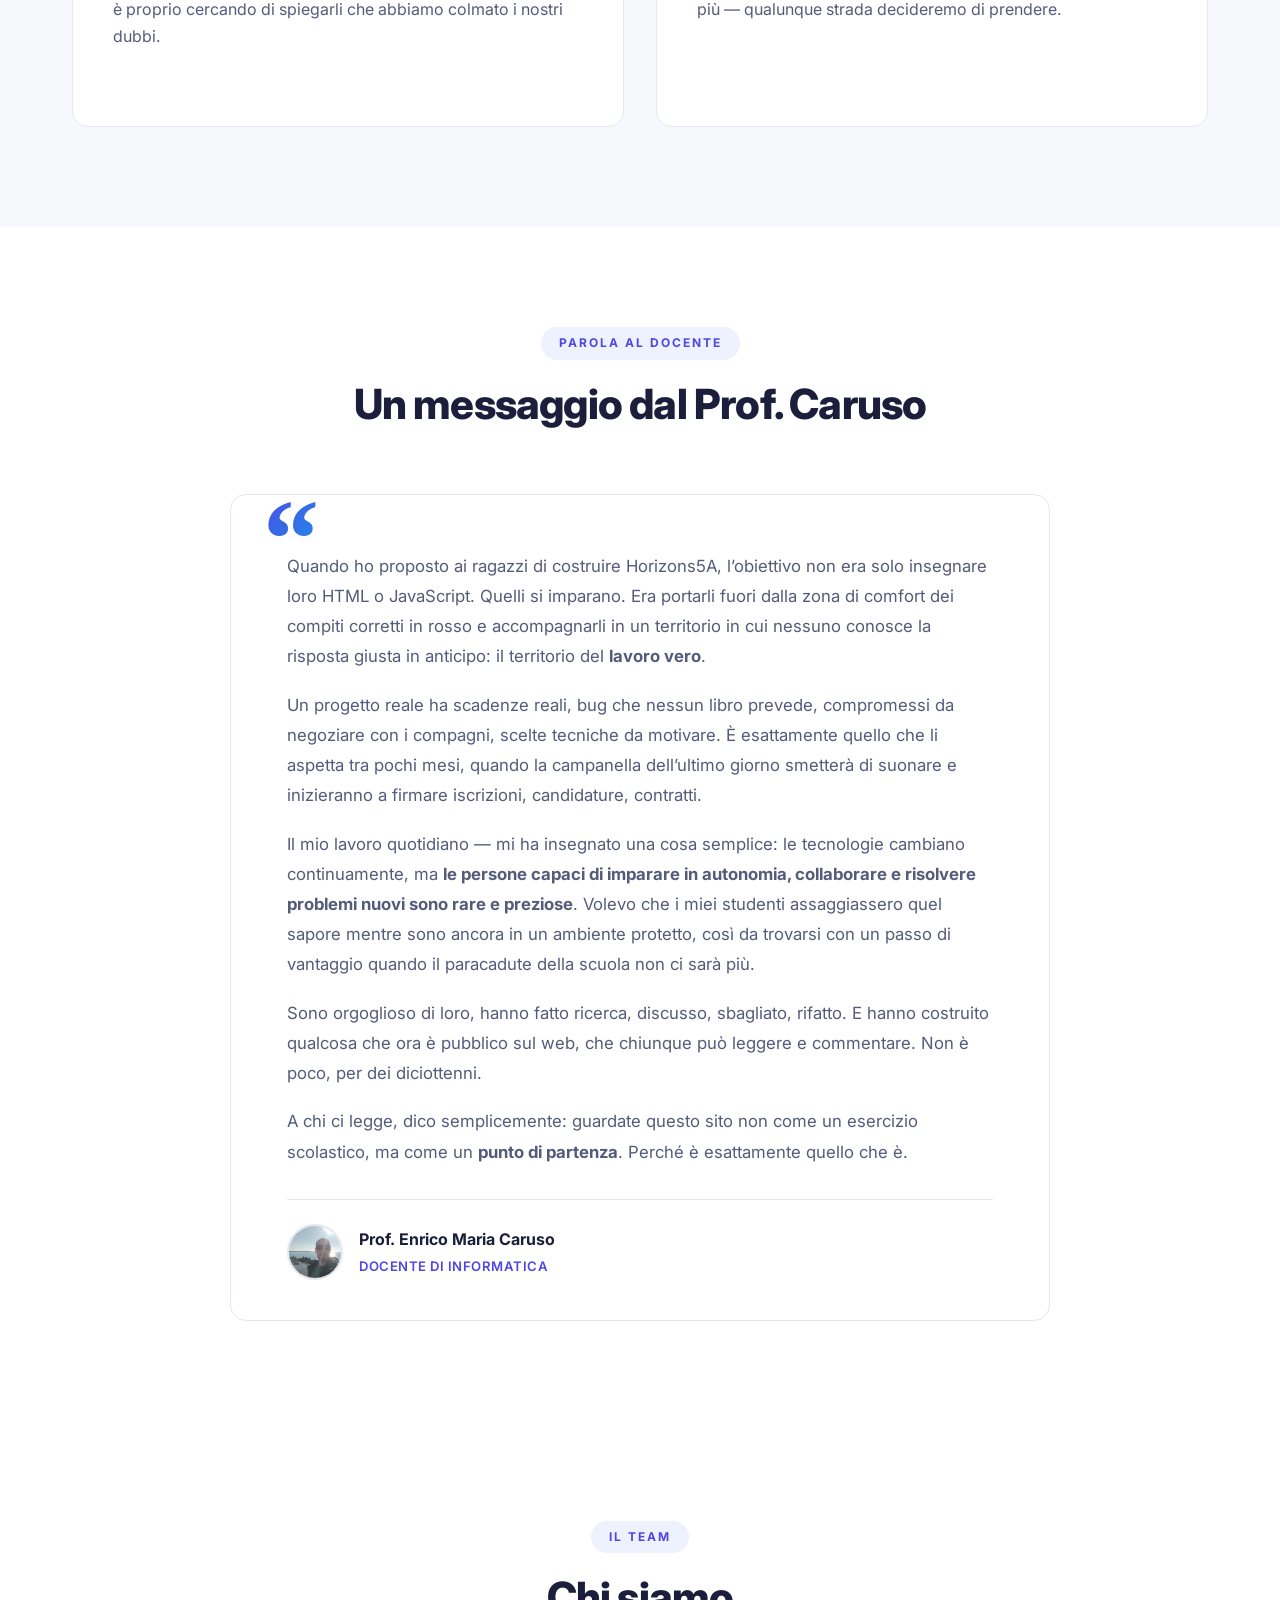
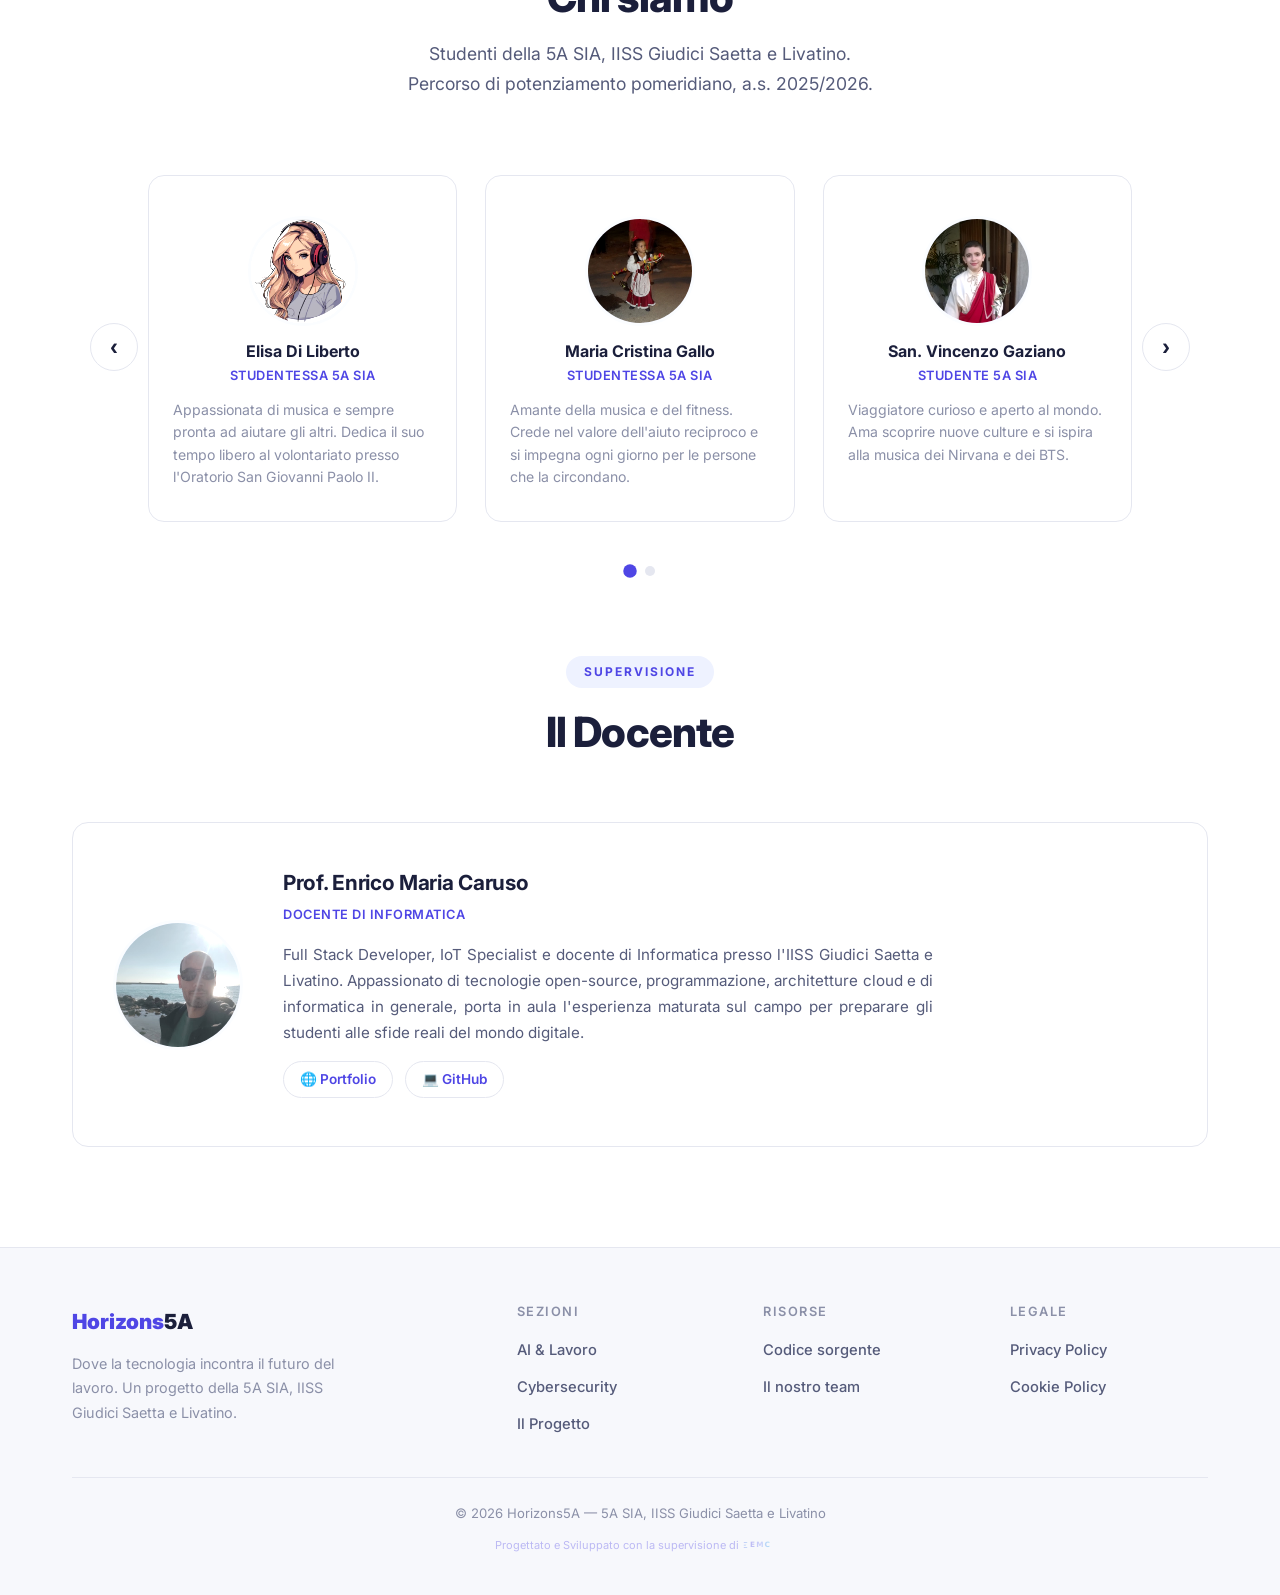
<file: pages/il-progetto.html>
<!DOCTYPE html>
<html lang="it">
<head>
    <meta charset="UTF-8">
    <meta name="viewport" content="width=device-width, initial-scale=1.0">
    <title>Il Progetto — Horizons5A</title>
    <link rel="icon" type="image/svg+xml" href="../favicon.svg">
    <link rel="icon" type="image/x-icon" href="../favicon.ico">
    <link rel="icon" type="image/png" sizes="32x32" href="../favicon-32x32.png">
    <link rel="icon" type="image/png" sizes="16x16" href="../favicon-16x16.png">
    <link rel="apple-touch-icon" sizes="180x180" href="../apple-touch-icon.png">
    <link rel="stylesheet" href="../css/style.css">
</head>
<body>

    <nav class="navbar">
        <div class="container">
            <a href="../index.html" class="nav-brand"><span>Horizons</span>5A</a>
            <ul class="nav-links">
                <li><a href="../index.html">Home</a></li>
                <li><a href="il-progetto.html">Il Progetto</a></li>
                <li><a href="ai-lavoro.html">AI & Lavoro</a></li>
                <li><a href="cybersecurity.html">Cybersecurity</a></li>
                <li><a href="../index.html#team">Chi siamo</a></li>
                <li><button class="theme-toggle" aria-label="Cambia tema"></button></li>
            </ul>
            <button class="nav-hamburger" aria-label="Menu">
                <span></span><span></span><span></span>
            </button>
        </div>
    </nav>

    <section class="page-hero">
        <div class="container">
            <span class="section-tag">Behind the Scenes</span>
            <h1>Il Progetto</h1>
            <p>Obiettivi, tecnologie e persone dietro Horizons5A</p>
        </div>
    </section>

    <!-- Obiettivo del progetto -->
    <section>
        <div class="container">
            <div class="section-header fade-in">
                <span class="section-tag">L&rsquo;obiettivo</span>
                <h2>Perch&eacute; nasce Horizons5A</h2>
            </div>
            <div class="content-block fade-in">
                <p>Horizons5A nasce come progetto didattico e divulgativo: raccontare in prima persona come due tecnologie &mdash; <strong>intelligenza artificiale</strong> e <strong>cybersecurity</strong> &mdash; stanno ridisegnando il mondo del lavoro che ci troveremo davanti dopo il diploma.</p>
                <p>Non volevamo limitarci a studiare questi argomenti sui libri. Volevamo metterci alla prova progettando un sito reale, pubblicandolo online e condividendo con chi lo visita le riflessioni maturate durante la ricerca.</p>
                <p>Il nostro obiettivo &egrave; duplice: da un lato, capire davvero &mdash; noi per primi &mdash; come funzionano l&rsquo;AI generative e le minacce informatiche di cui sentiamo parlare ogni giorno; dall&rsquo;altro, <strong>trasformare lo studio in qualcosa di concreto e utile</strong>, dimostrando che la scuola pu&ograve; essere un laboratorio in cui si costruiscono idee pubblicabili sul web.</p>
            </div>
        </div>
    </section>

    <!-- Perch&eacute; questi argomenti contano -->
    <section style="background: var(--bg-secondary);">
        <div class="container">
            <div class="section-header fade-in">
                <span class="section-tag">Perch&eacute; ci riguarda</span>
                <h2>Cosa significa uscire oggi dalla 5&#170;</h2>
                <p>Non &egrave; un tema astratto: &egrave; la nostra prossima settimana.</p>
            </div>
            <div class="content-block fade-in">
                <p>Abbiamo tra i 18 e i 20 anni. Tra pochi mesi, tutti noi sceglieremo una strada: universit&agrave; o mondo del lavoro. Qualunque direzione prenderemo, ci muoveremo in un contesto in cui intelligenza artificiale e cybersecurity non sono pi&ugrave; opzioni tecniche da esperti, ma <strong>competenze di base per chi vuole crescere professionalmente</strong>.</p>
                <p><strong>L&rsquo;AI sta cambiando tutto, velocemente.</strong> Si stima che nei prossimi cinque anni quasi il 40% delle professioni attuali verr&agrave; ridisegnato dall&rsquo;automazione e dagli strumenti intelligenti. Non basta pi&ugrave; saper usare un computer: bisogna sapere come <em>dialogare</em> con l&rsquo;AI, riconoscerne i limiti, usarla come leva per produrre valore invece di temerla come una minaccia.</p>
                <p><strong>La cybersecurity non &egrave; un tema da informatici.</strong> Ogni attivit&agrave; online &mdash; un acquisto, un&rsquo;email, un post sui social, un bonifico dalla app della banca &mdash; lascia una traccia che pu&ograve; essere intercettata. Conoscere i rischi, le buone pratiche e le figure professionali del settore significa muoversi nel digitale con consapevolezza, a qualsiasi livello di studio o lavoro.</p>
                <p>Studiare oggi queste materie ci d&agrave; <strong>un vantaggio concreto per domani</strong>, sia che decidiamo di specializzarci in ambito tecnico, sia che scegliamo percorsi completamente diversi. Perch&eacute; ormai il digitale attraversa tutto: sanit&agrave;, agricoltura, arte, amministrazione, comunicazione.</p>
            </div>
        </div>
    </section>

    <!-- Stack tecnologico -->
    <section>
        <div class="container">
            <div class="section-header fade-in">
                <span class="section-tag">Lo stack</span>
                <h2>Le tecnologie che abbiamo scelto</h2>
                <p>Niente framework, niente librerie esterne. Solo le fondamenta del web, scritte da noi.</p>
            </div>
            <div class="content-block fade-in" style="margin-bottom: 48px;">
                <p>Per costruire Horizons5A, insieme al prof. abbiamo fatto una scelta deliberata: affidarci solo alle <strong>tecnologie di base</strong> del web. Perch&eacute;? Perch&eacute; i framework cambiano nome ogni due anni, hanno la necessit&agrave; di essere monitorati ed aggioranti frequentemente, nascondono le fondamenta di HTML, CSS e JAVASCRIPT.</p>
            </div>
            <div class="features-grid">
                <div class="feature-card fade-in">
                    <div class="feature-icon">&#128196;</div>
                    <h3>HTML5 semantico</h3>
                    <p>Non solo tag, ma significato. Ogni sezione usa gli elementi corretti per rendere i contenuti accessibili a screen reader e motori di ricerca. La struttura del documento riflette la struttura delle idee.</p>
                </div>
                <div class="feature-card fade-in fade-in-delay-1">
                    <div class="feature-icon">&#127912;</div>
                    <h3>CSS3 moderno</h3>
                    <p>Layout responsive con Grid e Flexbox, variabili CSS per il dark mode, animazioni con transitions e keyframes, carousel touch-friendly. Zero librerie esterne.</p>
                </div>
                <div class="feature-card fade-in fade-in-delay-2">
                    <div class="feature-icon">&#9881;&#65039;</div>
                    <h3>JavaScript vanilla</h3>
                    <p>Interazioni fluide senza jQuery, senza React, senza Vue. IntersectionObserver per animare al momento giusto, dark mode persistente con localStorage, contatori animati e carousel interattivi.</p>
                </div>
                <div class="feature-card fade-in">
                    <div class="feature-icon">&#128279;</div>
                    <h3>Git + GitHub</h3>
                    <p>Ogni modifica &egrave; versionata. Abbiamo imparato a collaborare come un vero team di sviluppo: commit, branch, pull request, gestione dei conflitti. Gli stessi strumenti usati dalle aziende tech di tutto il mondo.</p>
                </div>
                <div class="feature-card fade-in fade-in-delay-1">
                    <div class="feature-icon">&#128640;</div>
                    <h3>GitHub Pages</h3>
                    <p>Il sito &egrave; pubblicato gratuitamente su infrastruttura GitHub, con deploy automatico ad ogni push. Il codice sorgente &egrave; pubblico: chiunque pu&ograve; imparare dal nostro lavoro, proprio come noi abbiamo imparato da altri progetti open source.</p>
                </div>
                <div class="feature-card fade-in fade-in-delay-2">
                    <div class="feature-icon">&#127775;</div>
                    <h3>Accessibilit&agrave; &amp; performance</h3>
                    <p>Tema chiaro/scuro automatico, navigazione da tastiera, contrasti conformi alle linee guida WCAG, immagini in lazy loading. Un sito che funziona bene per tutti, anche con connessioni lente o dispositivi datati.</p>
                </div>
            </div>
        </div>
    </section>

    <!-- Cosa abbiamo imparato -->
    <section style="background: var(--bg-secondary);">
        <div class="container">
            <div class="section-header fade-in">
                <span class="section-tag">Il valore del percorso</span>
                <h2>Cosa ci portiamo a casa</h2>
                <p>Alla fine del progetto, il valore di Horizons5A non sta solo nel sito pubblicato: sta in quello che ciascuno di noi si porta a casa.</p>
            </div>
            <div class="features-grid">
                <div class="feature-card fade-in fade-in-delay-1">
                    <div class="feature-icon">&#129309;</div>
                    <h3>Soft skills</h3>
                    <p>Lavorare in gruppo su un progetto reale ci ha insegnato molto pi&ugrave; di qualsiasi esercitazione in classe: confrontare idee, dividere i compiti, accettare critiche costruttive, rispettare le scadenze. Abbiamo sperimentato &mdash; in piccolo &mdash; cosa significa portare avanti un progetto vero.</p>
                </div>
				<div class="feature-card fade-in">
                    <div class="feature-icon">&#128187;</div>
                    <h3>Hard skills tecniche</h3>
                    <p>Per molti di noi era la prima volta che toccavamo davvero codice scritto per il web. Oggi sappiamo leggere un repository, fare un commit, risolvere un conflitto, capire come un browser trasforma HTML, CSS e JavaScript in una pagina interattiva.</p>
                </div>
                <div class="feature-card fade-in fade-in-delay-2">
                    <div class="feature-icon">&#128161;</div>
                    <h3>Pensiero critico</h3>
                    <p>Raccontare in modo semplice temi complessi come l&rsquo;AI generativa o le minacce informatiche ci ha costretto a capirli davvero. Non si pu&ograve; spiegare bene ci&ograve; che non si comprende: &egrave; proprio cercando di spiegarli che abbiamo colmato i nostri dubbi.</p>
                </div>
                <div class="feature-card fade-in">
                    <div class="feature-icon">&#127891;</div>
                    <h3>Consapevolezza del futuro</h3>
                    <p>Forse il regalo pi&ugrave; grande. Uscire dalla 5&#170; sapendo cosa sono davvero AI e cybersecurity, come si costruisce un sito web, cosa significa pubblicare qualcosa online, ci d&agrave; una marcia in pi&ugrave; &mdash; qualunque strada decideremo di prendere.</p>
                </div>
            </div>
        </div>
    </section>

    <!-- Messaggio del docente -->
    <section>
        <div class="container">
            <div class="section-header fade-in">
                <span class="section-tag">Parola al docente</span>
                <h2>Un messaggio dal Prof. Caruso</h2>
            </div>
            <div class="teacher-message fade-in">
                <p>Quando ho proposto ai ragazzi di costruire Horizons5A, l&rsquo;obiettivo non era solo insegnare loro HTML o JavaScript. Quelli si imparano. Era portarli fuori dalla zona di comfort dei compiti corretti in rosso e accompagnarli in un territorio in cui nessuno conosce la risposta giusta in anticipo: il territorio del <strong>lavoro vero</strong>.</p>
                <p>Un progetto reale ha scadenze reali, bug che nessun libro prevede, compromessi da negoziare con i compagni, scelte tecniche da motivare. &Egrave; esattamente quello che li aspetta tra pochi mesi, quando la campanella dell&rsquo;ultimo giorno smetter&agrave; di suonare e inizieranno a firmare iscrizioni, candidature, contratti.</p>
                <p>Il mio lavoro quotidiano &mdash; mi ha insegnato una cosa semplice: le tecnologie cambiano continuamente, ma <strong>le persone capaci di imparare in autonomia, collaborare e risolvere problemi nuovi sono rare e preziose</strong>. Volevo che i miei studenti assaggiassero quel sapore mentre sono ancora in un ambiente protetto, cos&igrave; da trovarsi con un passo di vantaggio quando il paracadute della scuola non ci sar&agrave; pi&ugrave;.</p>
                <p>Sono orgoglioso di loro, hanno fatto ricerca, discusso, sbagliato, rifatto. E hanno costruito qualcosa che ora &egrave; pubblico sul web, che chiunque pu&ograve; leggere e commentare. Non &egrave; poco, per dei diciottenni.</p>
                <p>A chi ci legge, dico semplicemente: guardate questo sito non come un esercizio scolastico, ma come un <strong>punto di partenza</strong>. Perch&eacute; &egrave; esattamente quello che &egrave;.</p>
                <div class="teacher-message-signature">
                    <img src="../img/docente.jpg" alt="Prof. Enrico Maria Caruso" loading="lazy">
                    <div>
                        <div class="sig-name">Prof. Enrico Maria Caruso</div>
                        <div class="sig-role">Docente di Informatica</div>
                    </div>
                </div>
            </div>
        </div>
    </section>

    <section>
        <div class="container">
            <div class="section-header fade-in">
                <span class="section-tag">Il Team</span>
                <h2>Chi siamo</h2>
                <p>Studenti della 5A SIA, IISS Giudici Saetta e Livatino.<br>Percorso di potenziamento pomeridiano, a.s. 2025/2026.</p>
            </div>

            <div class="team-carousel fade-in" data-carousel>
                <button class="team-carousel-btn team-carousel-prev" type="button" aria-label="Precedente">&#8249;</button>
                <button class="team-carousel-btn team-carousel-next" type="button" aria-label="Successivo">&#8250;</button>
                <div class="team-carousel-viewport">
                    <div class="team-carousel-track">
                        <div class="team-member">
                            <img class="team-avatar" src="../img/elisa.jpg" alt="Elisa Di Liberto" loading="lazy">
                            <h4>Elisa Di Liberto</h4>
                            <p class="team-role">Studentessa 5A SIA</p>
                            <p class="team-bio">Appassionata di musica e sempre pronta ad aiutare gli altri. Dedica il suo tempo libero al volontariato presso l'Oratorio San Giovanni Paolo II.</p>
                        </div>
                        <div class="team-member">
                            <img class="team-avatar" src="../img/cristina.jpg" alt="Maria Cristina Gallo" loading="lazy">
                            <h4>Maria Cristina Gallo</h4>
                            <p class="team-role">Studentessa 5A SIA</p>
                            <p class="team-bio">Amante della musica e del fitness. Crede nel valore dell'aiuto reciproco e si impegna ogni giorno per le persone che la circondano.</p>
                        </div>
                        <div class="team-member">
                            <img class="team-avatar" src="../img/vincenzo.jpg" alt="San. Vincenzo Gaziano" loading="lazy">
                            <h4>San. Vincenzo Gaziano</h4>
                            <p class="team-role">Studente 5A SIA</p>
                            <p class="team-bio">Viaggiatore curioso e aperto al mondo. Ama scoprire nuove culture e si ispira alla musica dei Nirvana e dei BTS.</p>
                        </div>
                        <div class="team-member">
                            <img class="team-avatar" src="../img/angelo.jpeg" alt="Angelo La Mendola" loading="lazy">
                            <h4>Angelo La Mendola</h4>
                            <p class="team-role">Studente 5A SIA</p>
                            <p class="team-bio">Sportivo e appassionato di calcio a 5. Ascolta un mix di generi musicali, con un debole per la musica dal vivo in stile Ed Sheeran.</p>
                        </div>
                        <div class="team-member">
                            <img class="team-avatar" src="../img/domenico.jpg" alt="Domenico Giordano" loading="lazy">
                            <h4>Domenico Giordano</h4>
                            <p class="team-role">Studente 5A SIA</p>
                            <p class="team-bio">Nel tempo libero lavora nell'azienda agricola di famiglia &ldquo;Nuova Conte Bosco&rdquo;, specializzata nella produzione di uva da tavola.</p>
                        </div>
                        <div class="team-member">
                            <img class="team-avatar" src="../img/riccardo.jpeg" alt="Riccardo Sciascia" loading="lazy">
                            <h4>Riccardo Sciascia</h4>
                            <p class="team-role">Studente 5A SIA</p>
                            <p class="team-bio">Appassionato di sport, in particolare di calcio. Ama i cavalli, per lui simbolo di libert&agrave; e forza. Motivato e sempre pronto a dare il massimo in ogni sfida.</p>
                        </div>
                    </div>
                </div>
                <div class="team-carousel-dots" aria-label="Paginazione team"></div>
            </div>

            <div class="section-header fade-in" style="margin-top: 80px;">
                <span class="section-tag">Supervisione</span>
                <h2>Il Docente</h2>
            </div>

            <div class="supervisor-card fade-in">
                <img class="team-avatar" src="../img/docente.jpg" alt="Prof. Enrico Maria Caruso" loading="lazy">
                <div class="supervisor-info">
                    <h3>Prof. Enrico Maria Caruso</h3>
                    <p class="team-role">Docente di Informatica</p>
                    <p class="team-bio">Full Stack Developer, IoT Specialist e docente di Informatica presso l'IISS Giudici Saetta e Livatino. Appassionato di tecnologie open-source, programmazione, architetture cloud e di informatica in generale, porta in aula l'esperienza maturata sul campo per preparare gli studenti alle sfide reali del mondo digitale.</p>
                    <div class="supervisor-links">
                        <a href="https://www.enricomariacaruso.it" target="_blank" rel="noopener">&#127760; Portfolio</a>
                        <a href="https://github.com/EnRiX84" target="_blank" rel="noopener">&#128187; GitHub</a>
                    </div>
                </div>
            </div>
        </div>
    </section>

    <footer class="footer">
        <div class="container">
            <div class="footer-grid">
                <div>
                    <div class="footer-brand"><span>Horizons</span>5A</div>
                    <p class="footer-desc">Dove la tecnologia incontra il futuro del lavoro. Un progetto della 5A SIA, IISS Giudici Saetta e Livatino.</p>
                </div>
                <div class="footer-col">
                    <h4>Sezioni</h4>
                    <ul>
                        <li><a href="ai-lavoro.html">AI & Lavoro</a></li>
                        <li><a href="cybersecurity.html">Cybersecurity</a></li>
                        <li><a href="il-progetto.html">Il Progetto</a></li>
                    </ul>
                </div>
                <div class="footer-col">
                    <h4>Risorse</h4>
                    <ul>
                        <li><a href="https://github.com/EnRiX84/horizons5a" target="_blank" rel="noopener">Codice sorgente</a></li>
                        <li><a href="../index.html#team">Il nostro team</a></li>
                    </ul>
                </div>
                <div class="footer-col">
                    <h4>Legale</h4>
                    <ul>
                        <li><a href="privacy-policy.html">Privacy Policy</a></li>
                        <li><a href="cookie-policy.html">Cookie Policy</a></li>
                    </ul>
                </div>
            </div>
            <div class="footer-bottom">
                <p>&copy; <script>document.write(new Date().getFullYear())</script> Horizons5A &mdash; 5A SIA, IISS Giudici Saetta e Livatino</p>
                <p style="margin-top: 8px;">
                    <a href="https://www.enricomariacaruso.it" target="_blank" rel="noopener" style="opacity:0.35; font-size:11px;">
                        Progettato e Sviluppato con la supervisione di
                        <svg xmlns="http://www.w3.org/2000/svg" viewBox="0 0 120 30" style="height:11px; vertical-align:middle; display:inline-block;">
                            <defs>
                                <linearGradient id="emc-bars" x1="0%" y1="0%" x2="100%" y2="100%">
                                    <stop offset="0%" stop-color="#4f46e5"/>
                                    <stop offset="100%" stop-color="#0ea5e9"/>
                                </linearGradient>
                                <linearGradient id="emc-text" x1="0%" y1="0%" x2="100%" y2="0%">
                                    <stop offset="0%" stop-color="#4f46e5"/>
                                    <stop offset="50%" stop-color="#818cf8"/>
                                    <stop offset="100%" stop-color="#0ea5e9"/>
                                </linearGradient>
                            </defs>
                            <path d="M5 6 L15 6 L13 8 L5 8 Z" fill="url(#emc-bars)"/>
                            <path d="M5 13 L12 13 L10 15 L5 15 Z" fill="url(#emc-bars)"/>
                            <path d="M5 20 L15 20 L13 22 L5 22 Z" fill="url(#emc-bars)"/>
                            <text x="22" y="20" font-size="20" font-weight="700" letter-spacing="3" fill="url(#emc-text)" font-family="system-ui, sans-serif">EMC</text>
                        </svg>
                    </a>
                </p>
            </div>
        </div>
    </footer>

    <script src="../js/main.js"></script>
</body>
</html>
</file>
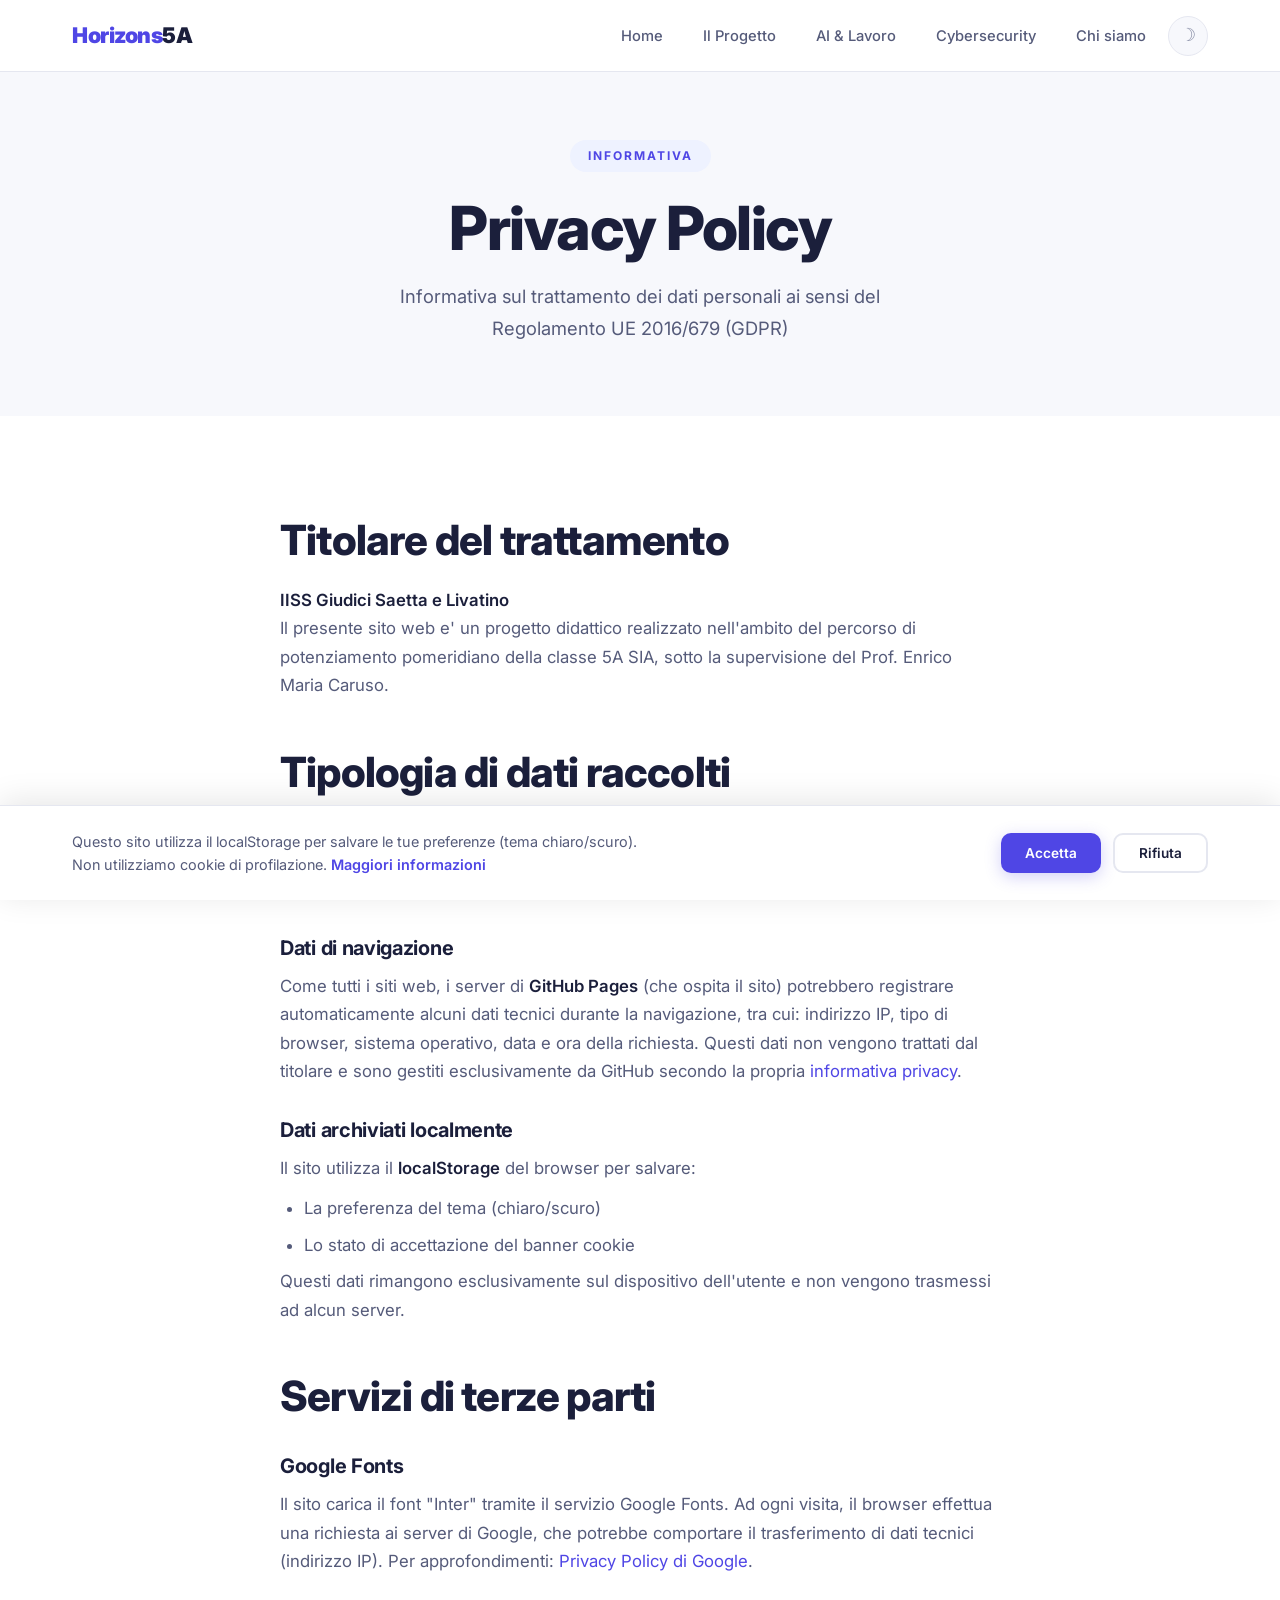
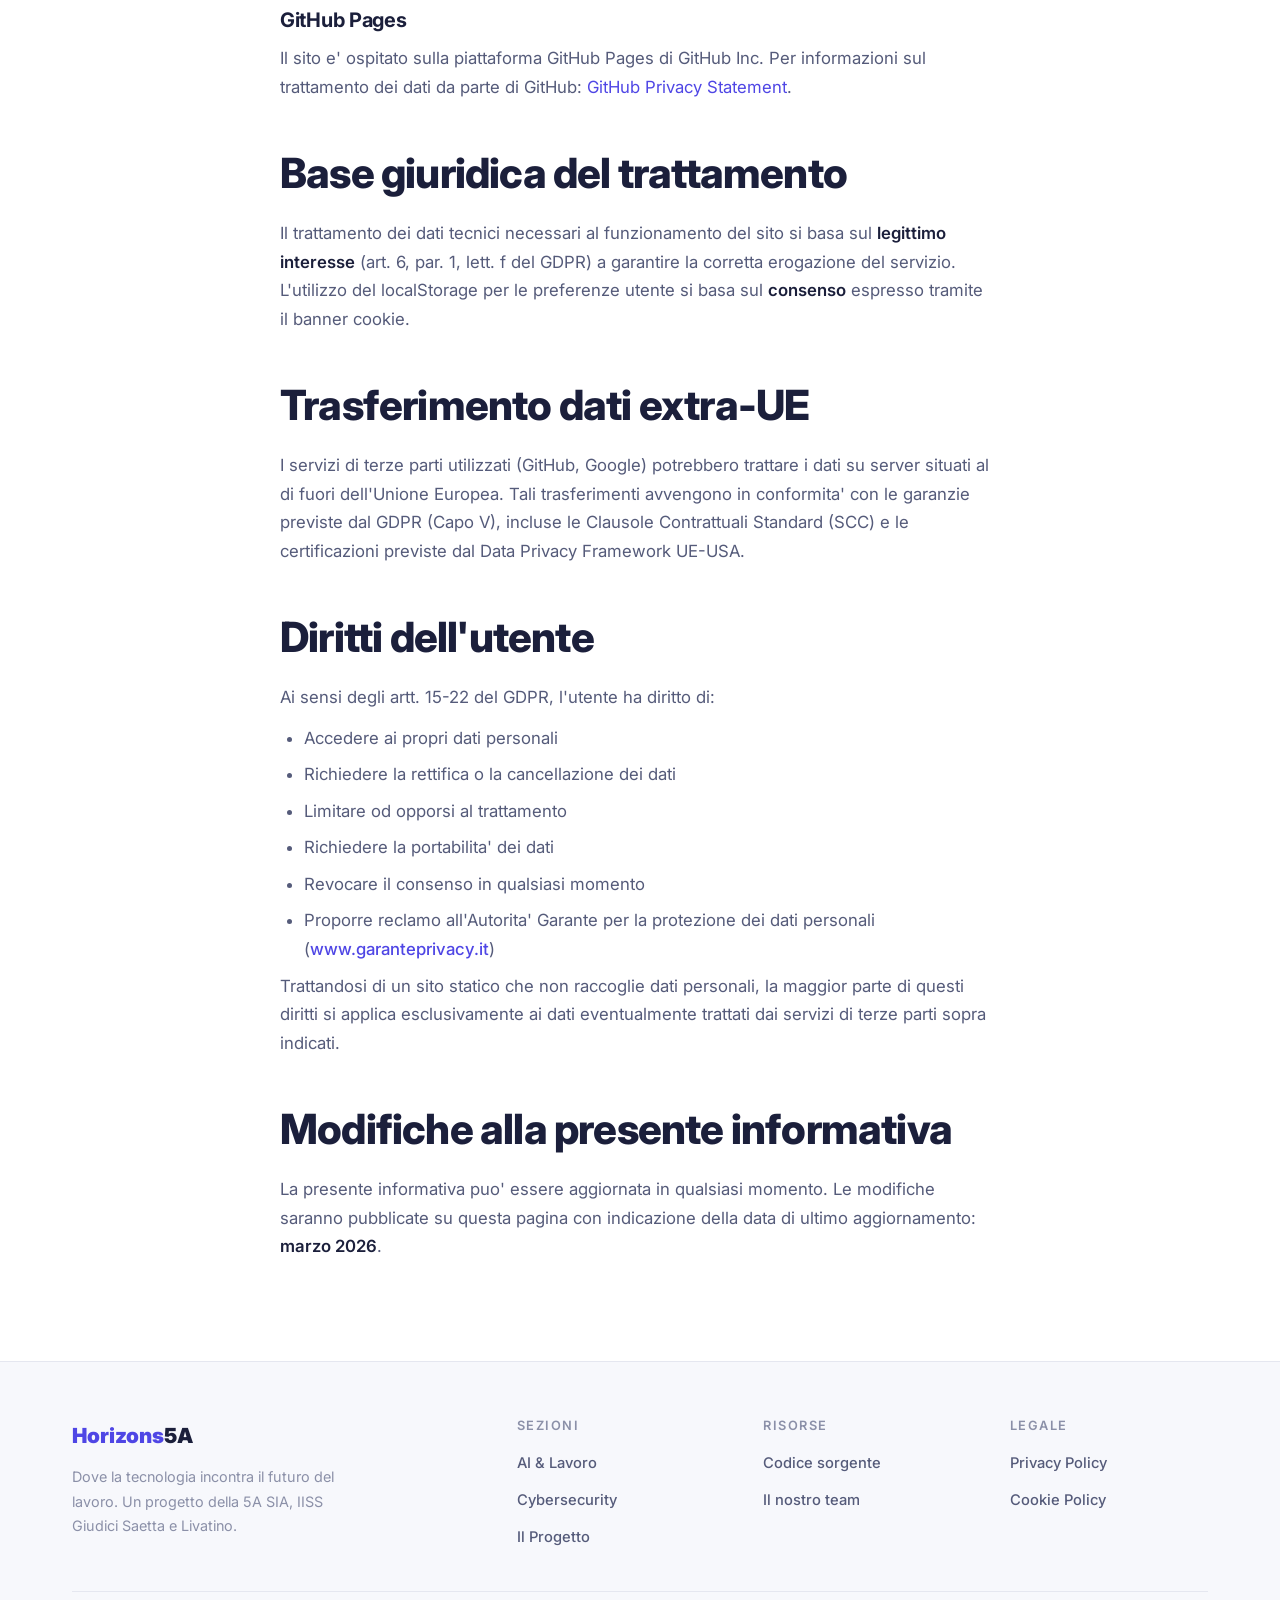
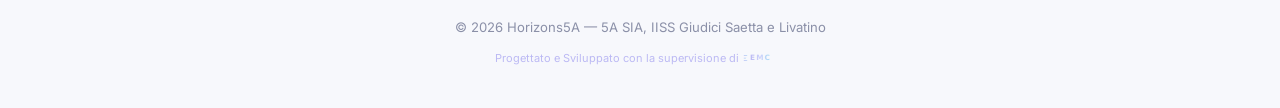
<file: pages/privacy-policy.html>
<!DOCTYPE html>
<html lang="it">
<head>
    <meta charset="UTF-8">
    <meta name="viewport" content="width=device-width, initial-scale=1.0">
    <title>Privacy Policy — Horizons5A</title>
    <link rel="icon" type="image/svg+xml" href="../favicon.svg">
    <link rel="icon" type="image/x-icon" href="../favicon.ico">
    <link rel="icon" type="image/png" sizes="32x32" href="../favicon-32x32.png">
    <link rel="icon" type="image/png" sizes="16x16" href="../favicon-16x16.png">
    <link rel="apple-touch-icon" sizes="180x180" href="../apple-touch-icon.png">
    <link rel="stylesheet" href="../css/style.css">
</head>
<body>

    <nav class="navbar">
        <div class="container">
            <a href="../index.html" class="nav-brand"><span>Horizons</span>5A</a>
            <ul class="nav-links">
                <li><a href="../index.html">Home</a></li>
                <li><a href="il-progetto.html">Il Progetto</a></li>
                <li><a href="ai-lavoro.html">AI & Lavoro</a></li>
                <li><a href="cybersecurity.html">Cybersecurity</a></li>
                <li><a href="../index.html#team">Chi siamo</a></li>
                <li><button class="theme-toggle" aria-label="Cambia tema"></button></li>
            </ul>
            <button class="nav-hamburger" aria-label="Menu">
                <span></span><span></span><span></span>
            </button>
        </div>
    </nav>

    <section class="page-hero">
        <div class="container">
            <span class="section-tag">Informativa</span>
            <h1>Privacy Policy</h1>
            <p>Informativa sul trattamento dei dati personali ai sensi del Regolamento UE 2016/679 (GDPR)</p>
        </div>
    </section>

    <section>
        <div class="container">
            <div class="content-block legal-content fade-in">

                <h2>Titolare del trattamento</h2>
                <p><strong>IISS Giudici Saetta e Livatino</strong><br>
                Il presente sito web e' un progetto didattico realizzato nell'ambito del percorso di potenziamento pomeridiano della classe 5A SIA, sotto la supervisione del Prof. Enrico Maria Caruso.</p>

                <h2>Tipologia di dati raccolti</h2>
                <p>Questo sito <strong>non raccoglie dati personali</strong> in modo diretto. Non sono presenti moduli di contatto, sistemi di registrazione, aree riservate, sistemi di commento ne' strumenti di analisi del traffico.</p>

                <h3>Dati di navigazione</h3>
                <p>Come tutti i siti web, i server di <strong>GitHub Pages</strong> (che ospita il sito) potrebbero registrare automaticamente alcuni dati tecnici durante la navigazione, tra cui: indirizzo IP, tipo di browser, sistema operativo, data e ora della richiesta. Questi dati non vengono trattati dal titolare e sono gestiti esclusivamente da GitHub secondo la propria <a href="https://docs.github.com/en/site-policy/privacy-policies/github-general-privacy-statement" target="_blank" rel="noopener">informativa privacy</a>.</p>

                <h3>Dati archiviati localmente</h3>
                <p>Il sito utilizza il <strong>localStorage</strong> del browser per salvare:</p>
                <ul>
                    <li>La preferenza del tema (chiaro/scuro)</li>
                    <li>Lo stato di accettazione del banner cookie</li>
                </ul>
                <p>Questi dati rimangono esclusivamente sul dispositivo dell'utente e non vengono trasmessi ad alcun server.</p>

                <h2>Servizi di terze parti</h2>

                <h3>Google Fonts</h3>
                <p>Il sito carica il font "Inter" tramite il servizio Google Fonts. Ad ogni visita, il browser effettua una richiesta ai server di Google, che potrebbe comportare il trasferimento di dati tecnici (indirizzo IP). Per approfondimenti: <a href="https://policies.google.com/privacy" target="_blank" rel="noopener">Privacy Policy di Google</a>.</p>

                <h3>GitHub Pages</h3>
                <p>Il sito e' ospitato sulla piattaforma GitHub Pages di GitHub Inc. Per informazioni sul trattamento dei dati da parte di GitHub: <a href="https://docs.github.com/en/site-policy/privacy-policies/github-general-privacy-statement" target="_blank" rel="noopener">GitHub Privacy Statement</a>.</p>

                <h2>Base giuridica del trattamento</h2>
                <p>Il trattamento dei dati tecnici necessari al funzionamento del sito si basa sul <strong>legittimo interesse</strong> (art. 6, par. 1, lett. f del GDPR) a garantire la corretta erogazione del servizio. L'utilizzo del localStorage per le preferenze utente si basa sul <strong>consenso</strong> espresso tramite il banner cookie.</p>

                <h2>Trasferimento dati extra-UE</h2>
                <p>I servizi di terze parti utilizzati (GitHub, Google) potrebbero trattare i dati su server situati al di fuori dell'Unione Europea. Tali trasferimenti avvengono in conformita' con le garanzie previste dal GDPR (Capo V), incluse le Clausole Contrattuali Standard (SCC) e le certificazioni previste dal Data Privacy Framework UE-USA.</p>

                <h2>Diritti dell'utente</h2>
                <p>Ai sensi degli artt. 15-22 del GDPR, l'utente ha diritto di:</p>
                <ul>
                    <li>Accedere ai propri dati personali</li>
                    <li>Richiedere la rettifica o la cancellazione dei dati</li>
                    <li>Limitare od opporsi al trattamento</li>
                    <li>Richiedere la portabilita' dei dati</li>
                    <li>Revocare il consenso in qualsiasi momento</li>
                    <li>Proporre reclamo all'Autorita' Garante per la protezione dei dati personali (<a href="https://www.garanteprivacy.it" target="_blank" rel="noopener">www.garanteprivacy.it</a>)</li>
                </ul>
                <p>Trattandosi di un sito statico che non raccoglie dati personali, la maggior parte di questi diritti si applica esclusivamente ai dati eventualmente trattati dai servizi di terze parti sopra indicati.</p>

                <h2>Modifiche alla presente informativa</h2>
                <p>La presente informativa puo' essere aggiornata in qualsiasi momento. Le modifiche saranno pubblicate su questa pagina con indicazione della data di ultimo aggiornamento: <strong>marzo 2026</strong>.</p>

            </div>
        </div>
    </section>

    <footer class="footer">
        <div class="container">
            <div class="footer-grid">
                <div>
                    <div class="footer-brand"><span>Horizons</span>5A</div>
                    <p class="footer-desc">Dove la tecnologia incontra il futuro del lavoro. Un progetto della 5A SIA, IISS Giudici Saetta e Livatino.</p>
                </div>
                <div class="footer-col">
                    <h4>Sezioni</h4>
                    <ul>
                        <li><a href="ai-lavoro.html">AI & Lavoro</a></li>
                        <li><a href="cybersecurity.html">Cybersecurity</a></li>
                        <li><a href="il-progetto.html">Il Progetto</a></li>
                    </ul>
                </div>
                <div class="footer-col">
                    <h4>Risorse</h4>
                    <ul>
                        <li><a href="https://github.com/EnRiX84/horizons5a" target="_blank" rel="noopener">Codice sorgente</a></li>
                        <li><a href="../index.html#team">Il nostro team</a></li>
                    </ul>
                </div>
                <div class="footer-col">
                    <h4>Legale</h4>
                    <ul>
                        <li><a href="privacy-policy.html">Privacy Policy</a></li>
                        <li><a href="cookie-policy.html">Cookie Policy</a></li>
                    </ul>
                </div>
            </div>
            <div class="footer-bottom">
                <p>&copy; <script>document.write(new Date().getFullYear())</script> Horizons5A &mdash; 5A SIA, IISS Giudici Saetta e Livatino</p>
                <p style="margin-top: 8px;">
                    <a href="https://www.enricomariacaruso.it" target="_blank" rel="noopener" style="opacity:0.35; font-size:11px;">
                        Progettato e Sviluppato con la supervisione di
                        <svg xmlns="http://www.w3.org/2000/svg" viewBox="0 0 120 30" style="height:11px; vertical-align:middle; display:inline-block;">
                            <defs>
                                <linearGradient id="emc-bars" x1="0%" y1="0%" x2="100%" y2="100%">
                                    <stop offset="0%" stop-color="#4f46e5"/>
                                    <stop offset="100%" stop-color="#0ea5e9"/>
                                </linearGradient>
                                <linearGradient id="emc-text" x1="0%" y1="0%" x2="100%" y2="0%">
                                    <stop offset="0%" stop-color="#4f46e5"/>
                                    <stop offset="50%" stop-color="#818cf8"/>
                                    <stop offset="100%" stop-color="#0ea5e9"/>
                                </linearGradient>
                            </defs>
                            <path d="M5 6 L15 6 L13 8 L5 8 Z" fill="url(#emc-bars)"/>
                            <path d="M5 13 L12 13 L10 15 L5 15 Z" fill="url(#emc-bars)"/>
                            <path d="M5 20 L15 20 L13 22 L5 22 Z" fill="url(#emc-bars)"/>
                            <text x="22" y="20" font-size="20" font-weight="700" letter-spacing="3" fill="url(#emc-text)" font-family="system-ui, sans-serif">EMC</text>
                        </svg>
                    </a>
                </p>
            </div>
        </div>
    </footer>

    <script src="../js/main.js"></script>
</body>
</html>
</file>
<file: css/style.css>
/* ============================================================
   Horizons5A — Stylesheet
   Ispirato a SiteGround: pulito, professionale, elegante
   ============================================================ */

@import url('https://fonts.googleapis.com/css2?family=Inter:wght@400;500;600;700;800;900&display=swap');

/* --- CSS Variables --- */
:root {
    --bg-primary: #ffffff;
    --bg-secondary: #f7f8fc;
    --bg-tertiary: #eef1f8;
    --bg-card: #ffffff;
    --text-primary: #1b1f3b;
    --text-secondary: #555b7a;
    --text-muted: #8b90a8;
    --accent: #4f46e5;
    --accent-hover: #4338ca;
    --accent-light: #eef2ff;
    --accent-glow: rgba(79, 70, 229, 0.08);
    --cyan: #0ea5e9;
    --gradient: linear-gradient(135deg, #4f46e5, #0ea5e9);
    --border: #e5e7f0;
    --shadow-sm: 0 1px 2px rgba(0, 0, 0, 0.04);
    --shadow: 0 4px 16px rgba(0, 0, 0, 0.06);
    --shadow-lg: 0 12px 48px rgba(0, 0, 0, 0.08);
    --shadow-xl: 0 24px 64px rgba(0, 0, 0, 0.1);
    --radius: 16px;
    --radius-sm: 10px;
    --radius-xs: 8px;
    --nav-height: 72px;
    --max-width: 1200px;
    --font: 'Inter', system-ui, -apple-system, sans-serif;
}

[data-theme="dark"] {
    --bg-primary: #0f1117;
    --bg-secondary: #161822;
    --bg-tertiary: #1c1f2e;
    --bg-card: #1c1f2e;
    --text-primary: #eceef4;
    --text-secondary: #9ca0b8;
    --text-muted: #6b7094;
    --accent: #818cf8;
    --accent-hover: #6366f1;
    --accent-light: rgba(129, 140, 248, 0.12);
    --accent-glow: rgba(129, 140, 248, 0.1);
    --border: #2a2d3e;
    --shadow-sm: 0 1px 2px rgba(0, 0, 0, 0.2);
    --shadow: 0 4px 16px rgba(0, 0, 0, 0.2);
    --shadow-lg: 0 12px 48px rgba(0, 0, 0, 0.25);
    --shadow-xl: 0 24px 64px rgba(0, 0, 0, 0.3);
}

/* --- Reset & Base --- */
*, *::before, *::after {
    margin: 0;
    padding: 0;
    box-sizing: border-box;
}

html {
    scroll-behavior: smooth;
    scroll-padding-top: var(--nav-height);
}

body {
    font-family: var(--font);
    background: var(--bg-primary);
    color: var(--text-primary);
    line-height: 1.7;
    transition: background 0.3s, color 0.3s;
    overflow-x: hidden;
    -webkit-font-smoothing: antialiased;
    -moz-osx-font-smoothing: grayscale;
}

a {
    color: var(--accent);
    text-decoration: none;
    transition: color 0.2s;
}

a:hover {
    color: var(--accent-hover);
}

img {
    max-width: 100%;
    display: block;
}

/* --- Typography --- */
h1, h2, h3, h4 {
    line-height: 1.2;
    color: var(--text-primary);
    font-weight: 800;
}

h1 { font-size: clamp(2.5rem, 5.5vw, 3.8rem); letter-spacing: -1.5px; }
h2 { font-size: clamp(1.8rem, 3.5vw, 2.6rem); letter-spacing: -0.8px; }
h3 { font-size: 1.25rem; font-weight: 700; letter-spacing: -0.3px; }
h4 { font-size: 1.05rem; font-weight: 700; }

p {
    color: var(--text-secondary);
    max-width: 65ch;
    font-size: 1.05rem;
}

/* --- Layout --- */
.container {
    width: 100%;
    max-width: var(--max-width);
    margin: 0 auto;
    padding: 0 32px;
}

section {
    padding: 100px 0;
}

/* ============================================================
   NAVBAR — pulita, con blur
   ============================================================ */
.navbar {
    position: fixed;
    top: 0;
    left: 0;
    right: 0;
    height: var(--nav-height);
    background: rgba(255, 255, 255, 0.92);
    backdrop-filter: blur(24px);
    -webkit-backdrop-filter: blur(24px);
    border-bottom: 1px solid var(--border);
    z-index: 1000;
    transition: background 0.3s, box-shadow 0.3s;
}

[data-theme="dark"] .navbar {
    background: rgba(15, 17, 23, 0.92);
}

.navbar.scrolled {
    box-shadow: var(--shadow);
}

.navbar .container {
    display: flex;
    align-items: center;
    justify-content: space-between;
    height: 100%;
}

.nav-brand {
    font-size: 1.35rem;
    font-weight: 900;
    color: var(--text-primary);
    letter-spacing: -0.5px;
}

.nav-brand span {
    color: var(--accent);
}

.nav-links {
    display: flex;
    list-style: none;
    gap: 4px;
    align-items: center;
}

.nav-links a {
    color: var(--text-secondary);
    font-size: 0.92rem;
    font-weight: 500;
    padding: 8px 18px;
    border-radius: var(--radius-xs);
    transition: color 0.2s, background 0.2s;
}

.nav-links a:hover,
.nav-links a.active {
    color: var(--accent);
    background: var(--accent-light);
}

.theme-toggle {
    background: var(--bg-secondary);
    border: 1px solid var(--border);
    border-radius: 50%;
    width: 40px;
    height: 40px;
    cursor: pointer;
    display: flex;
    align-items: center;
    justify-content: center;
    font-size: 1.1rem;
    color: var(--text-muted);
    transition: all 0.2s;
}

.theme-toggle:hover {
    background: var(--accent-light);
    border-color: var(--accent);
    color: var(--accent);
}

.nav-hamburger {
    display: none;
    background: none;
    border: none;
    cursor: pointer;
    width: 40px;
    height: 40px;
    flex-direction: column;
    align-items: center;
    justify-content: center;
    gap: 5px;
}

.nav-hamburger span {
    display: block;
    width: 22px;
    height: 2px;
    background: var(--text-primary);
    border-radius: 2px;
    transition: transform 0.3s, opacity 0.3s;
}

.nav-hamburger.active span:nth-child(1) { transform: translateY(7px) rotate(45deg); }
.nav-hamburger.active span:nth-child(2) { opacity: 0; }
.nav-hamburger.active span:nth-child(3) { transform: translateY(-7px) rotate(-45deg); }

/* ============================================================
   HERO — SiteGround style: pulito, grande, professionale
   ============================================================ */
.hero {
    min-height: 92vh;
    display: flex;
    align-items: center;
    padding-top: var(--nav-height);
    position: relative;
    overflow: hidden;
    background: var(--bg-secondary);
}

.hero::before {
    content: '';
    position: absolute;
    top: 0;
    right: -20%;
    width: 70%;
    height: 100%;
    background: radial-gradient(ellipse at center, var(--accent-light) 0%, transparent 70%);
    opacity: 0.6;
    pointer-events: none;
}

[data-theme="dark"] .hero::before {
    background: radial-gradient(ellipse at center, rgba(79, 70, 229, 0.06) 0%, transparent 70%);
}

.hero-inner {
    display: grid;
    grid-template-columns: 1fr 1fr;
    gap: 64px;
    align-items: center;
    position: relative;
    z-index: 1;
}

.hero-text {
    max-width: 560px;
}

.hero-eyebrow {
    display: inline-flex;
    align-items: center;
    gap: 8px;
    background: var(--accent-light);
    color: var(--accent);
    font-size: 0.8rem;
    font-weight: 700;
    text-transform: uppercase;
    letter-spacing: 2px;
    padding: 8px 18px;
    border-radius: 50px;
    margin-bottom: 28px;
}

.hero h1 {
    margin-bottom: 20px;
}

.hero h1 .gradient-text {
    background: var(--gradient);
    -webkit-background-clip: text;
    -webkit-text-fill-color: transparent;
    background-clip: text;
}

.hero-subtitle {
    font-size: 1.15rem;
    line-height: 1.8;
    margin-bottom: 40px;
    color: var(--text-secondary);
}

.hero-buttons {
    display: flex;
    gap: 14px;
    flex-wrap: wrap;
}

/* Hero visual — icone/grafica decorativa */
.hero-visual {
    display: flex;
    align-items: center;
    justify-content: center;
    position: relative;
}

.hero-graphic {
    width: 100%;
    max-width: 480px;
    aspect-ratio: 1;
    position: relative;
}

.hero-graphic-ring {
    position: absolute;
    border: 2px solid var(--border);
    border-radius: 50%;
    animation: ringPulse 4s ease-in-out infinite;
}

.hero-graphic-ring:nth-child(1) {
    inset: 0;
    opacity: 0.6;
}

.hero-graphic-ring:nth-child(2) {
    inset: 15%;
    opacity: 0.4;
    animation-delay: -1s;
}

.hero-graphic-ring:nth-child(3) {
    inset: 30%;
    opacity: 0.3;
    animation-delay: -2s;
}

@keyframes ringPulse {
    0%, 100% { transform: scale(1); opacity: 0.3; }
    50% { transform: scale(1.03); opacity: 0.6; }
}

.hero-graphic-center {
    position: absolute;
    inset: 35%;
    background: var(--gradient);
    border-radius: 50%;
    display: flex;
    align-items: center;
    justify-content: center;
    font-size: 3rem;
    color: #fff;
    box-shadow: 0 16px 48px rgba(79, 70, 229, 0.3);
}

.hero-graphic-dot {
    position: absolute;
    width: 48px;
    height: 48px;
    background: var(--bg-card);
    border: 2px solid var(--border);
    border-radius: 50%;
    display: flex;
    align-items: center;
    justify-content: center;
    font-size: 1.3rem;
    box-shadow: var(--shadow);
}

.hero-graphic-dot:nth-child(5) { top: 8%; left: 50%; transform: translateX(-50%); }
.hero-graphic-dot:nth-child(6) { top: 50%; right: 2%; transform: translateY(-50%); }
.hero-graphic-dot:nth-child(7) { bottom: 8%; left: 50%; transform: translateX(-50%); }
.hero-graphic-dot:nth-child(8) { top: 50%; left: 2%; transform: translateY(-50%); }

/* ============================================================
   BUTTONS — SiteGround style
   ============================================================ */
.btn {
    display: inline-flex;
    align-items: center;
    gap: 8px;
    font-family: var(--font);
    font-weight: 600;
    font-size: 0.95rem;
    padding: 14px 32px;
    border-radius: var(--radius-sm);
    border: none;
    cursor: pointer;
    transition: all 0.25s ease;
    text-decoration: none;
}

.btn-primary {
    background: var(--accent);
    color: #fff;
    box-shadow: 0 4px 16px rgba(79, 70, 229, 0.25);
}

.btn-primary:hover {
    background: var(--accent-hover);
    transform: translateY(-2px);
    box-shadow: 0 8px 24px rgba(79, 70, 229, 0.35);
    color: #fff;
}

.btn-outline {
    background: transparent;
    color: var(--text-primary);
    border: 2px solid var(--border);
}

.btn-outline:hover {
    border-color: var(--accent);
    color: var(--accent);
    transform: translateY(-2px);
}

/* ============================================================
   STATS BAR
   ============================================================ */
.stats-bar {
    background: var(--bg-primary);
    border-bottom: 1px solid var(--border);
    padding: 56px 0;
}

.stats-grid {
    display: grid;
    grid-template-columns: repeat(4, 1fr);
    gap: 32px;
    text-align: center;
}

.stat-item h3 {
    font-size: clamp(2rem, 4vw, 2.8rem);
    font-weight: 900;
    color: var(--accent);
    line-height: 1;
    margin-bottom: 8px;
    letter-spacing: -1px;
}

.stat-item p {
    font-size: 0.85rem;
    font-weight: 500;
    color: var(--text-muted);
    text-transform: uppercase;
    letter-spacing: 0.5px;
    margin: 0 auto;
}

/* ============================================================
   SECTION HEADERS
   ============================================================ */
.section-header {
    text-align: center;
    margin-bottom: 64px;
}

.section-header p {
    margin: 16px auto 0;
    font-size: 1.1rem;
    max-width: 560px;
}

.section-tag {
    display: inline-block;
    background: var(--accent-light);
    color: var(--accent);
    font-size: 0.75rem;
    font-weight: 700;
    text-transform: uppercase;
    letter-spacing: 2px;
    padding: 6px 18px;
    border-radius: 50px;
    margin-bottom: 20px;
}

/* ============================================================
   FEATURE CARDS — SiteGround style: pulite, ombra sottile
   ============================================================ */
.features-grid {
    display: grid;
    grid-template-columns: repeat(2, 1fr);
    gap: 32px;
}

.feature-card {
    position: relative;
    background: var(--bg-card);
    border-radius: var(--radius);
    padding: 48px 40px;
    border: 1px solid var(--border);
    text-decoration: none;
    display: block;
    transition: all 0.3s ease;
}

.feature-card:hover {
    transform: translateY(-4px);
    box-shadow: var(--shadow-xl);
    border-color: transparent;
}

.feature-icon {
    width: 60px;
    height: 60px;
    background: var(--accent-light);
    border-radius: var(--radius-sm);
    display: flex;
    align-items: center;
    justify-content: center;
    font-size: 1.8rem;
    margin-bottom: 24px;
}

.feature-card h3 {
    font-size: 1.4rem;
    margin-bottom: 12px;
    color: var(--text-primary);
}

.feature-card p {
    font-size: 1rem;
    margin-bottom: 28px;
    line-height: 1.7;
}

.feature-link {
    display: inline-flex;
    align-items: center;
    gap: 8px;
    font-weight: 600;
    font-size: 0.95rem;
    color: var(--accent);
    transition: gap 0.2s;
}

.feature-card:hover .feature-link {
    gap: 14px;
}

/* ============================================================
   QUOTE / CTA
   ============================================================ */
.cta-section {
    background: var(--text-primary);
    text-align: center;
    position: relative;
    overflow: hidden;
}

[data-theme="dark"] .cta-section {
    background: var(--bg-tertiary);
}

.cta-section h2 {
    color: #fff;
    margin-bottom: 16px;
    font-size: clamp(1.5rem, 3vw, 2.2rem);
    font-weight: 700;
}

[data-theme="dark"] .cta-section h2 {
    color: var(--text-primary);
}

.cta-section p {
    color: rgba(255, 255, 255, 0.5);
    margin: 0 auto 40px;
    font-size: 1.05rem;
}

[data-theme="dark"] .cta-section p {
    color: var(--text-muted);
}

.cta-section .btn-primary {
    background: #fff;
    color: var(--text-primary);
    box-shadow: none;
}

.cta-section .btn-primary:hover {
    background: var(--accent-light);
    color: var(--accent);
}

[data-theme="dark"] .cta-section .btn-primary {
    background: var(--accent);
    color: #fff;
}

/* ============================================================
   PAGE HERO (sottopagine)
   ============================================================ */
.page-hero {
    padding: 140px 0 72px;
    background: var(--bg-secondary);
    text-align: center;
    position: relative;
}

.page-hero h1 {
    margin-bottom: 16px;
}

.page-hero p {
    color: var(--text-secondary);
    margin: 0 auto;
    font-size: 1.15rem;
    max-width: 560px;
}

/* ============================================================
   CONTENT BLOCKS
   ============================================================ */
.content-block {
    max-width: 720px;
    margin: 0 auto;
}

.content-block h2 {
    margin-bottom: 20px;
}

.content-block p + p {
    margin-top: 16px;
}

.content-block strong {
    color: var(--text-primary);
    font-weight: 600;
}

/* ============================================================
   TEAM
   ============================================================ */
.team-grid {
    display: grid;
    grid-template-columns: repeat(auto-fit, minmax(220px, 1fr));
    gap: 28px;
    text-align: center;
}

.team-member {
    background: var(--bg-card);
    border: 1px solid var(--border);
    border-radius: var(--radius);
    padding: 40px 24px 32px;
    transition: all 0.3s ease;
    display: flex;
    flex-direction: column;
    align-items: center;
}

.team-member:hover {
    transform: translateY(-4px);
    box-shadow: var(--shadow-lg);
    border-color: transparent;
}

.team-avatar {
    width: 110px;
    height: 110px;
    border-radius: 50%;
    margin: 0 auto 16px;
    object-fit: cover;
    object-position: center top;
    border: 3px solid var(--border);
    background: var(--accent-light);
    filter: saturate(0.85) contrast(1.1) brightness(1.05);
    transition: all 0.4s ease;
}

.team-member:hover .team-avatar {
    border-color: var(--accent);
    transform: scale(1.08);
    filter: saturate(1) contrast(1) brightness(1);
    box-shadow: 0 8px 24px rgba(79, 70, 229, 0.2);
}

.team-member h4 {
    font-size: 1rem;
    margin-bottom: 4px;
}

.team-member .team-role {
    font-size: 0.8rem;
    color: var(--accent);
    font-weight: 600;
    text-transform: uppercase;
    letter-spacing: 0.5px;
    margin-bottom: 12px;
}

.team-member .team-bio {
    font-size: 0.88rem;
    color: var(--text-muted);
    line-height: 1.6;
    max-width: 100%;
}

.team-member p {
    font-size: 0.85rem;
    color: var(--text-muted);
}

/* Supervisor card */
.supervisor-card {
    background: var(--bg-card);
    border: 1px solid var(--border);
    border-radius: var(--radius);
    padding: 48px 40px;
    display: flex;
    align-items: center;
    gap: 40px;
    margin-top: 56px;
    transition: all 0.3s ease;
}

.supervisor-card:hover {
    box-shadow: var(--shadow-lg);
    border-color: transparent;
}

.supervisor-card .team-avatar {
    width: 130px;
    height: 130px;
    flex-shrink: 0;
    margin: 0;
}

.supervisor-card:hover .team-avatar {
    border-color: var(--accent);
    transform: scale(1.08);
    filter: saturate(1) contrast(1) brightness(1);
    box-shadow: 0 8px 24px rgba(79, 70, 229, 0.2);
}

.supervisor-info {
    text-align: left;
    flex: 1;
    min-width: 0;
}

.supervisor-info h3 {
    font-size: 1.3rem;
    margin-bottom: 4px;
}

.supervisor-info .team-role {
    display: inline-block;
    font-size: 0.8rem;
    color: var(--accent);
    font-weight: 600;
    text-transform: uppercase;
    letter-spacing: 0.5px;
    margin-bottom: 16px;
}

.supervisor-info .team-bio {
    font-size: 0.95rem;
    color: var(--text-secondary);
    line-height: 1.7;
    text-align: justify;
    hyphens: auto;
    -webkit-hyphens: auto;
}

.supervisor-links {
    display: flex;
    gap: 12px;
    margin-top: 16px;
}

.supervisor-links a {
    display: inline-flex;
    align-items: center;
    gap: 6px;
    font-size: 0.85rem;
    font-weight: 600;
    color: var(--accent);
    padding: 6px 16px;
    border: 1px solid var(--border);
    border-radius: 50px;
    transition: all 0.2s;
}

.supervisor-links a:hover {
    background: var(--accent-light);
    border-color: var(--accent);
}

@media (max-width: 768px) {
    .supervisor-card {
        flex-direction: column;
        text-align: center;
        padding: 32px 24px;
        gap: 24px;
    }

    .supervisor-info {
        text-align: center;
    }

    .supervisor-links {
        justify-content: center;
    }
}

/* ============================================================
   FOOTER — multi-colonna stile SiteGround
   ============================================================ */
.footer {
    background: var(--bg-secondary);
    border-top: 1px solid var(--border);
    padding: 56px 0 40px;
}

.footer-grid {
    display: grid;
    grid-template-columns: 2fr 1fr 1fr 1fr;
    gap: 48px;
    margin-bottom: 40px;
}

.footer-brand {
    font-size: 1.3rem;
    font-weight: 900;
    color: var(--text-primary);
    margin-bottom: 12px;
}

.footer-brand span {
    color: var(--accent);
}

.footer-desc {
    font-size: 0.9rem;
    color: var(--text-muted);
    max-width: 300px;
    line-height: 1.7;
}

.footer h4 {
    font-size: 0.8rem;
    text-transform: uppercase;
    letter-spacing: 1.5px;
    color: var(--text-muted);
    margin-bottom: 16px;
    font-weight: 600;
}

.footer-col ul {
    list-style: none;
    display: flex;
    flex-direction: column;
    gap: 10px;
}

.footer-col a {
    color: var(--text-secondary);
    font-size: 0.92rem;
    font-weight: 500;
    transition: color 0.2s;
}

.footer-col a:hover {
    color: var(--accent);
}

.footer-bottom {
    border-top: 1px solid var(--border);
    padding-top: 24px;
    text-align: center;
}

.footer-bottom p {
    font-size: 0.82rem;
    color: var(--text-muted);
    margin: 0 auto;
}

/* ============================================================
   LEGAL PAGES
   ============================================================ */
.legal-content h2 {
    margin-top: 48px;
}

.legal-content h2:first-child {
    margin-top: 0;
}

.legal-content h3 {
    margin-top: 32px;
    margin-bottom: 12px;
}

.legal-content ul {
    padding-left: 24px;
    margin-top: 12px;
}

.legal-content ul li {
    margin-bottom: 8px;
    color: var(--text-secondary);
    font-size: 1.05rem;
    line-height: 1.7;
}

.legal-content ul li a {
    font-weight: 500;
}

.legal-content code {
    background: var(--accent-light);
    color: var(--accent);
    font-family: 'SFMono-Regular', Consolas, monospace;
    font-size: 0.88rem;
    padding: 2px 8px;
    border-radius: 6px;
}

.legal-table {
    width: 100%;
    border-collapse: collapse;
    margin: 20px 0;
    font-size: 0.92rem;
}

.legal-table th,
.legal-table td {
    text-align: left;
    padding: 12px 16px;
    border-bottom: 1px solid var(--border);
    color: var(--text-secondary);
}

.legal-table th {
    font-weight: 600;
    color: var(--text-primary);
    background: var(--bg-secondary);
    font-size: 0.8rem;
    text-transform: uppercase;
    letter-spacing: 0.5px;
}

.legal-table tr:last-child td {
    border-bottom: none;
}

/* ============================================================
   COOKIE BANNER
   ============================================================ */
.cookie-banner {
    position: fixed;
    bottom: 0;
    left: 0;
    right: 0;
    z-index: 9999;
    background: var(--bg-card);
    border-top: 1px solid var(--border);
    box-shadow: 0 -4px 32px rgba(0, 0, 0, 0.1);
    padding: 24px 0;
    transform: translateY(100%);
    transition: transform 0.4s ease;
}

.cookie-banner.visible {
    transform: translateY(0);
}

[data-theme="dark"] .cookie-banner {
    box-shadow: 0 -4px 32px rgba(0, 0, 0, 0.3);
}

.cookie-banner-inner {
    display: flex;
    align-items: center;
    gap: 24px;
    flex-wrap: wrap;
}

.cookie-banner-text {
    flex: 1;
    min-width: 280px;
}

.cookie-banner-text p {
    font-size: 0.9rem;
    color: var(--text-secondary);
    margin: 0;
    line-height: 1.6;
}

.cookie-banner-text a {
    font-weight: 600;
}

.cookie-banner-actions {
    display: flex;
    gap: 12px;
    flex-shrink: 0;
}

.cookie-banner .btn {
    padding: 10px 24px;
    font-size: 0.85rem;
}

/* ============================================================
   SCROLL ANIMATIONS
   ============================================================ */
.fade-in {
    opacity: 0;
    transform: translateY(24px);
    transition: opacity 0.6s ease, transform 0.6s ease;
}

.fade-in.visible {
    opacity: 1;
    transform: translateY(0);
}

.fade-in-delay-1 { transition-delay: 0.15s; }
.fade-in-delay-2 { transition-delay: 0.3s; }
.fade-in-delay-3 { transition-delay: 0.45s; }

/* ============================================================
   RESPONSIVE
   ============================================================ */
@media (max-width: 900px) {
    .hero-inner {
        grid-template-columns: 1fr;
        text-align: center;
        gap: 48px;
    }

    .hero-text {
        max-width: 100%;
    }

    .hero-buttons {
        justify-content: center;
    }

    .hero-graphic {
        max-width: 320px;
        margin: 0 auto;
    }

    .features-grid {
        grid-template-columns: 1fr;
    }

    .footer-grid {
        grid-template-columns: 1fr;
        gap: 32px;
    }
}

@media (max-width: 768px) {
    .container {
        padding: 0 20px;
    }

    .nav-links {
        display: none;
        position: absolute;
        top: var(--nav-height);
        left: 0;
        right: 0;
        background: var(--bg-primary);
        flex-direction: column;
        padding: 16px 24px;
        border-bottom: 1px solid var(--border);
        box-shadow: var(--shadow-lg);
    }

    .nav-links.open {
        display: flex;
    }

    .nav-hamburger {
        display: flex;
    }

    section {
        padding: 72px 0;
    }

    .stats-grid {
        grid-template-columns: repeat(2, 1fr);
        gap: 24px;
    }

    .team-grid {
        grid-template-columns: repeat(2, 1fr);
    }

    .feature-card {
        padding: 32px 24px;
    }
}

@media (max-width: 480px) {
    .stats-grid {
        grid-template-columns: 1fr;
    }

    .team-grid {
        grid-template-columns: 1fr;
    }
}

/* ============================================================
   Teacher Message
   ============================================================ */
.teacher-message {
    max-width: 820px;
    margin: 0 auto;
    background: var(--bg-card);
    border: 1px solid var(--border);
    border-radius: var(--radius);
    padding: 56px 56px 40px;
    position: relative;
    box-shadow: var(--shadow-md);
}

.teacher-message::before {
    content: '\201C';
    position: absolute;
    top: -12px;
    left: 32px;
    font-size: 7rem;
    line-height: 1;
    font-family: Georgia, 'Times New Roman', serif;
    background: var(--gradient);
    -webkit-background-clip: text;
    background-clip: text;
    -webkit-text-fill-color: transparent;
    font-weight: 700;
    pointer-events: none;
}

.teacher-message p {
    font-size: 1.05rem;
    line-height: 1.8;
    color: var(--text-secondary);
    margin-bottom: 18px;
}

.teacher-message p:last-of-type {
    margin-bottom: 32px;
}

.teacher-message-signature {
    display: flex;
    align-items: center;
    gap: 16px;
    padding-top: 24px;
    border-top: 1px solid var(--border);
}

.teacher-message-signature img {
    width: 56px;
    height: 56px;
    border-radius: 50%;
    object-fit: cover;
    object-position: center top;
    border: 2px solid var(--border);
    flex-shrink: 0;
}

.teacher-message-signature .sig-name {
    font-weight: 700;
    color: var(--text-primary);
    font-size: 1rem;
}

.teacher-message-signature .sig-role {
    font-size: 0.82rem;
    color: var(--accent);
    font-weight: 600;
    text-transform: uppercase;
    letter-spacing: 0.5px;
    margin-top: 2px;
}

@media (max-width: 640px) {
    .teacher-message {
        padding: 48px 28px 32px;
    }
    .teacher-message::before {
        font-size: 5rem;
        left: 20px;
    }
    .teacher-message p {
        font-size: 0.98rem;
        line-height: 1.75;
    }
}

/* ============================================================
   Team Carousel
   ============================================================ */
.team-carousel {
    position: relative;
    max-width: 1100px;
    margin: 0 auto;
    padding: 0 56px;
}

.team-carousel-viewport {
    overflow: hidden;
    padding: 12px 2px 20px;
}

.team-carousel-track {
    display: flex;
    gap: 28px;
    transition: transform 0.55s cubic-bezier(0.25, 0.8, 0.25, 1);
    will-change: transform;
}

.team-carousel-track .team-member {
    flex: 0 0 calc((100% - 56px) / 3);
    min-width: 0;
}

.team-carousel-btn {
    position: absolute;
    top: calc(50% - 22px);
    transform: translateY(-50%);
    width: 48px;
    height: 48px;
    border-radius: 50%;
    border: 1px solid var(--border);
    background: var(--bg-card);
    color: var(--text-primary);
    font-size: 1.5rem;
    font-weight: 600;
    line-height: 1;
    cursor: pointer;
    z-index: 5;
    display: flex;
    align-items: center;
    justify-content: center;
    transition: all 0.25s ease;
    box-shadow: var(--shadow-md);
    padding: 0;
}

.team-carousel-btn:hover:not(:disabled) {
    background: var(--accent);
    color: #fff;
    border-color: var(--accent);
    transform: translateY(-50%) scale(1.05);
}

.team-carousel-btn:disabled {
    opacity: 0.3;
    cursor: default;
}

.team-carousel-prev {
    left: 0;
}

.team-carousel-next {
    right: 0;
}

.team-carousel-dots {
    display: flex;
    justify-content: center;
    gap: 10px;
    margin-top: 24px;
}

.team-carousel-dot {
    width: 10px;
    height: 10px;
    border-radius: 50%;
    border: none;
    background: var(--border);
    cursor: pointer;
    transition: all 0.25s ease;
    padding: 0;
}

.team-carousel-dot:hover {
    background: var(--text-muted);
}

.team-carousel-dot.active {
    background: var(--accent);
    transform: scale(1.35);
}

@media (max-width: 968px) {
    .team-carousel {
        padding: 0 48px;
    }
    .team-carousel-track .team-member {
        flex: 0 0 calc((100% - 28px) / 2);
    }
}

@media (max-width: 640px) {
    .team-carousel {
        padding: 0 44px;
    }
    .team-carousel-track .team-member {
        flex: 0 0 100%;
    }
    .team-carousel-btn {
        width: 40px;
        height: 40px;
        font-size: 1.3rem;
    }
}
</file>
